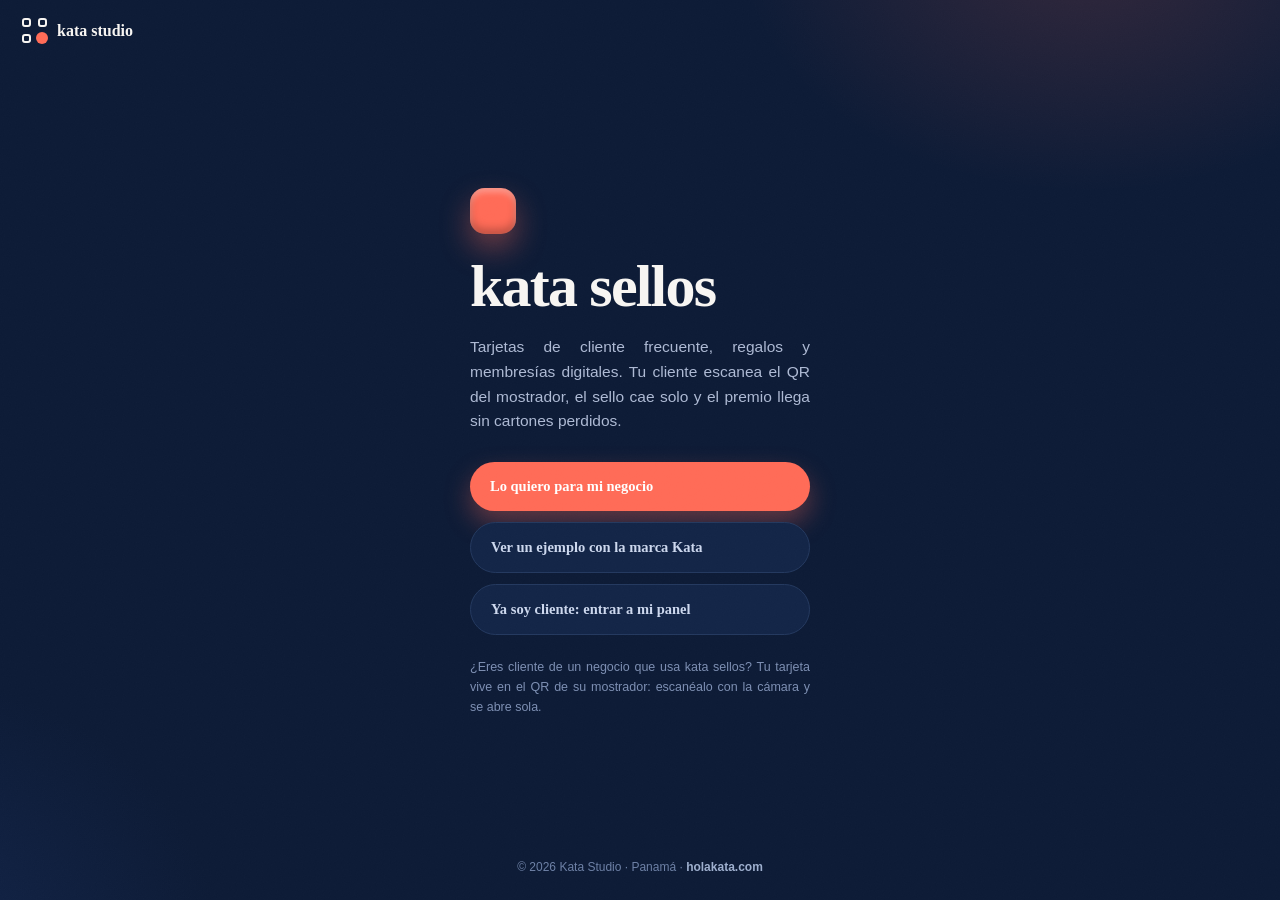
<file: index.html>
<!doctype html>
<html lang="es"><head>
<meta http-equiv="Content-Security-Policy" content="default-src 'self'; script-src 'self' 'unsafe-inline'; style-src 'self' 'unsafe-inline'; img-src * data: blob:; media-src * blob:; font-src 'self' data:; connect-src 'self' https://*.supabase.co wss://*.supabase.co; object-src 'none'; base-uri 'self'; form-action 'self'">
<meta name="referrer" content="strict-origin-when-cross-origin">
<meta charset="utf-8">
<meta name="kata-version" content="0">
<meta name="viewport" content="width=device-width,initial-scale=1">
<title>kata sellos · Kata Studio</title>
<meta name="description" content="Tarjetas de cliente frecuente, regalos y membresías digitales con QR. Un producto de Kata Studio, Panamá.">
<link rel="icon" href="data:image/svg+xml,%3Csvg xmlns='http://www.w3.org/2000/svg' viewBox='0 0 64 64'%3E%3Crect width='64' height='64' rx='14' fill='%230D1B36'/%3E%3Crect x='12' y='12' width='14' height='14' rx='4' fill='none' stroke='%23F7F5F2' stroke-width='5'/%3E%3Crect x='38' y='12' width='14' height='14' rx='4' fill='none' stroke='%23F7F5F2' stroke-width='5'/%3E%3Crect x='12' y='38' width='14' height='14' rx='4' fill='none' stroke='%23F7F5F2' stroke-width='5'/%3E%3Ccircle cx='45' cy='45' r='9' fill='%23FF6B57'/%3E%3C/svg%3E">
<link rel="preconnect" href="https://fonts.googleapis.com"><link rel="preconnect" href="https://fonts.gstatic.com" crossorigin>
<link href="https://fonts.googleapis.com/css2?family=Plus+Jakarta+Sans:wght@700;800&family=DM+Sans:opsz,wght@9..40,400;9..40,500;9..40,700&display=swap" rel="stylesheet">
<style>
:root{--noche:#0D1B36;--hueso:#F7F5F2;--ac:#FF6B57;--acT:#fff}
*{margin:0;box-sizing:border-box}
body{min-height:100svh;display:flex;flex-direction:column;font-family:"DM Sans",sans-serif;color:var(--hueso);background:radial-gradient(500px 360px at 85% -60px,color-mix(in srgb,var(--ac) 16%,transparent),transparent 70%),radial-gradient(520px 420px at -120px 105%,#13254a,transparent 65%),var(--noche)}
body:after{content:"";position:fixed;inset:0;pointer-events:none;opacity:.4;background-image:url("data:image/svg+xml,%3Csvg xmlns='http://www.w3.org/2000/svg' width='140' height='140'%3E%3Cfilter id='n'%3E%3CfeTurbulence type='fractalNoise' baseFrequency='.85' numOctaves='2'/%3E%3CfeColorMatrix values='0 0 0 0 1 0 0 0 0 1 0 0 0 0 1 0 0 0 .04 0'/%3E%3C/filter%3E%3Crect width='140' height='140' filter='url(%23n)'/%3E%3C/svg%3E")}
a{color:inherit;text-decoration:none}
nav{padding:18px 22px}
.logo{display:inline-flex;align-items:center;gap:10px;font-family:"Plus Jakarta Sans";font-weight:800;font-size:16px}
.mark{width:25px;height:25px;position:relative}
.mark i{position:absolute;width:9px;height:9px;border:2.5px solid var(--hueso);border-radius:3px}
.mark i:nth-child(1){top:0;left:0}.mark i:nth-child(2){top:0;right:0}.mark i:nth-child(3){bottom:0;left:0}
.mark b{position:absolute;right:-1px;bottom:-1px;width:12px;height:12px;background:var(--ac);border-radius:50%}
main{flex:1;display:grid;place-items:center;padding:30px 22px 50px}
main>div{max-width:370px;text-align:left}
.dot{width:46px;height:46px;border-radius:15px;background:var(--ac);box-shadow:inset 0 -5px 9px rgba(0,0,0,.25),inset 0 4px 6px rgba(255,255,255,.35),0 14px 30px color-mix(in srgb,var(--ac) 40%,transparent)}
h1{font-family:"Plus Jakarta Sans";font-weight:800;font-size:clamp(40px,11vw,60px);letter-spacing:-1.8px;margin-top:18px}
.pitch{margin:14px auto 0;max-width:340px;font-size:15.5px;line-height:1.6;color:#aebad4;text-align:justify}
.botones{display:grid;gap:11px;margin:28px 0 0;max-width:340px;width:100%}
.btn{display:block;font-family:"Plus Jakarta Sans";font-weight:700;font-size:14.5px;padding:16px 20px;border-radius:999px;background:var(--ac);color:var(--acT);box-shadow:0 12px 26px color-mix(in srgb,var(--ac) 35%,transparent);transition:.25s}
.btn:hover{transform:translateY(-2px)}
.btn.sec{background:#132547;color:#cdd8ee;border:1px solid #24395f;box-shadow:none}
.btn small{display:block;font-family:"DM Sans";font-weight:500;font-size:11.5px;opacity:.8;margin-top:2px}
.nota{margin:22px auto 0;max-width:340px;font-size:12.5px;line-height:1.6;color:#7d8fb3;text-align:justify}
footer{padding:0 22px 26px;text-align:center;font-size:12px;color:#6d80a6}
footer a{font-weight:700;color:#9fb0cf}
</style></head><body>
<nav><a class="logo" href="https://holakata.com/"><span class="mark"><i></i><i></i><i></i><b></b></span>kata studio</a></nav>
<main><div>
 <div class="dot"></div>
 <h1>kata sellos</h1>
 <p class="pitch">Tarjetas de cliente frecuente, regalos y membresías digitales. Tu cliente escanea el QR del mostrador, el sello cae solo y el premio llega sin cartones perdidos.</p>
 <div class="botones">
  <a class="btn" href="https://wa.me/50767929782?text=Hola%20Kata%2C%20quiero%20kata%20sellos%20para%20mi%20negocio">Lo quiero para mi negocio</a>
  <a class="btn sec" href="https://holakata.com/#demo">Ver un ejemplo con la marca Kata</a>
  <a class="btn sec" href="panel/">Ya soy cliente: entrar a mi panel</a>
 </div>
 <p class="nota">¿Eres cliente de un negocio que usa kata sellos? Tu tarjeta vive en el QR de su mostrador: escanéalo con la cámara y se abre sola.</p>
</div></main>
<footer>© 2026 Kata Studio · Panamá · <a href="https://holakata.com/">holakata.com</a></footer>
</body></html>
</file>
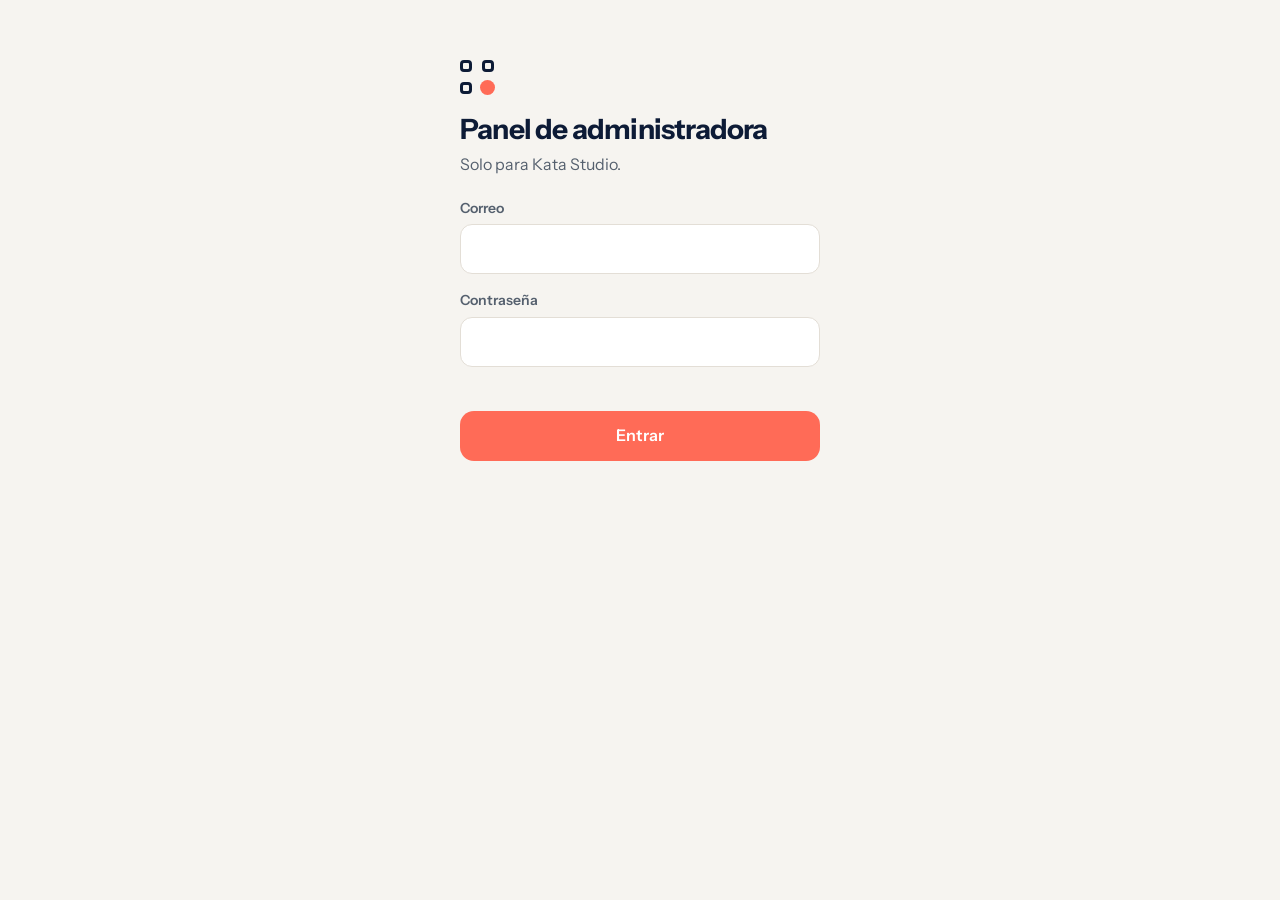
<file: admin/index.html>
<!doctype html>
<html lang="es">
<head>
<meta http-equiv="Content-Security-Policy" content="default-src 'self'; script-src 'self' 'unsafe-inline'; style-src 'self' 'unsafe-inline'; img-src * data: blob:; font-src 'self' data:; connect-src 'self' https://*.supabase.co wss://*.supabase.co; object-src 'none'; base-uri 'self'; form-action 'self'">
<meta name="referrer" content="no-referrer">
<meta name="robots" content="noindex,nofollow">
<meta charset="utf-8">
<meta name="viewport" content="width=device-width, initial-scale=1, viewport-fit=cover">
<meta name="theme-color" content="#0D1B36">
<title>Administradora · Kata Studio</title>
<link rel="stylesheet" href="../comun.css">
<style>
  body { background: var(--fondo); }
  .login { max-width: 400px; margin: 0 auto; padding: 60px 20px; }
  .kmark { width: 34px; height: 34px; position: relative; margin-bottom: 20px; }
  .kmark i { position: absolute; width: 12px; height: 12px; border: 3px solid #0D1B36; border-radius: 4px; }
  .kmark i:nth-child(1) { top: 0; left: 0; } .kmark i:nth-child(2) { top: 0; right: 0; } .kmark i:nth-child(3) { bottom: 0; left: 0; }
  .kmark b { position: absolute; right: -1px; bottom: -1px; width: 15px; height: 15px; background: #FF6B57; border-radius: 50%; }
  h1 { font-family: "Plus Jakarta Sans", "Inst", sans-serif; font-weight: 800; font-size: 28px; letter-spacing: -.8px; line-height: 1.1; color: #0D1B36; margin-bottom: 8px; }
  .login > p { color: var(--tinta-2); margin-bottom: 22px; }
  .login .btn, .cont .btn.coral { background: #FF6B57; }
  .qr { display: block; margin: 0 auto 12px; width: 200px; height: 200px; background: #fff; border-radius: 12px; padding: 8px; }
  .sec { font-size: 13px; font-weight: 700; letter-spacing: .06em; text-transform: uppercase; color: var(--tinta-2); margin: 26px 0 10px; }
  .top { background: #0D1B36; color: #fff; }
  .top-in { max-width: 900px; margin: 0 auto; padding: 14px 18px; display: flex; align-items: center; gap: 12px; }
  .top-in h2 { font-size: 17px; font-weight: 700; flex: 1; } .top-in p { font-size: 13px; opacity: .7; }
  .top .salir { background: none; border: 1px solid rgba(255,255,255,.3); color: #fff; border-radius: 999px; padding: 7px 14px; cursor: pointer; }
  .cont { max-width: 900px; margin: 0 auto; padding: 8px 18px 70px; }
  .aviso { background: #FFF1E6; border: 1px solid #F4B860; border-radius: 16px; padding: 14px 16px; margin-top: 18px; font-size: 15px; }
  .aviso b { display: block; margin-bottom: 2px; }
  .cli { display: flex; align-items: center; gap: 14px; width: 100%; text-align: left; background: #fff; border: 1px solid var(--linea); border-radius: 18px; padding: 14px; margin-bottom: 10px; cursor: pointer; box-shadow: var(--sombra); }
  .logo { width: 46px; height: 46px; border-radius: 13px; flex: none; display: grid; place-items: center; color: #fff; font-weight: 700; font-size: 18px; background: #0D1B36; overflow: hidden; }
  .logo.img { background: #fff; border: 1px solid var(--linea); padding: 4px; } .logo img { width: 100%; height: 100%; object-fit: contain; }
  .cli .inf { flex: 1; min-width: 0; } .cli b { display: block; font-size: 16px; } .cli span { font-size: 14px; color: var(--tinta-2); }
  .chip { display: inline-block; font-size: 12.5px; font-weight: 700; padding: 4px 10px; border-radius: 999px; background: #EFEAE2; color: #55606E; white-space: nowrap; }
  .chip.ok { background: #DDF1E7; color: #1E6B49; } .chip.pronto { background: #FFE9C7; color: #8A5A00; } .chip.venc { background: #FBDCD5; color: #A33A22; } .chip.mens { background: #E4ECFB; color: #2A4F9A; } .chip.uni { background: #EDE6FF; color: #5A42BD; }
  .col { display: flex; flex-direction: column; align-items: flex-end; gap: 6px; }
  .caja { background: #fff; border: 1px solid var(--linea); border-radius: 18px; padding: 16px; margin-bottom: 12px; box-shadow: var(--sombra); }
  .caja h3 { font-size: 17px; margin-bottom: 10px; }
  .dos { display: grid; grid-template-columns: 1fr 1fr; gap: 12px; } @media (max-width: 520px) { .dos { grid-template-columns: 1fr; } }
  .caja input, .caja select, .caja textarea { width: 100%; min-height: 46px; padding: 10px 12px; border: 1.5px solid var(--linea); border-radius: 12px; background: #fff; }
  .caja textarea { min-height: 70px; } .caja .campo { margin-bottom: 12px; }
  .fila-s { display: flex; align-items: center; gap: 10px; padding: 10px 0; border-top: 1px solid var(--linea); } .fila-s:first-of-type { border-top: 0; }
  .fila-s .inf { flex: 1; min-width: 0; font-size: 15px; } .fila-s .inf span { display: block; font-size: 13px; color: var(--tinta-2); overflow-wrap: anywhere; }
  .fila-s select { width: auto; min-height: 38px; } .mini { min-height: 38px; padding: 0 14px; font-size: 14px; }
  .atras { background: none; border: 0; font-weight: 700; color: #0D1B36; padding: 14px 0 4px; cursor: pointer; font-size: 15px; }
  .num { display: flex; gap: 10px; margin-bottom: 4px; } .num div { flex: 1; background: #F6F4F0; border-radius: 12px; padding: 10px; text-align: center; } .num b { display: block; font-size: 22px; } .perm { display: flex; gap: 10px; align-items: flex-start; padding: 8px 0; font-size: 15px; font-weight: 500; color: var(--tinta); margin: 0; } .perm input { width: 22px; min-height: 22px; height: 22px; margin-top: 1px; flex: none; accent-color: #FF6B57; } .sub-c { margin-top: 12px; padding-top: 12px; border-top: 1px dashed var(--linea); }  .num span { font-size: 12.5px; color: var(--tinta-2); }
</style>
</head>
<body>
<div id="app"><p class="cargando" style="padding:40px;text-align:center">Cargando…</p></div>
<script src="../vendor/supabase.js"></script>
<script src="xlsx.js"></script>
<script>
const sb = window.supabase.createClient('https://pxviwzkfljcvmrwrselw.supabase.co', 'sb_publishable_l-V4Nhz_lHpEafNLNwCPqQ_XTGVlzaL', { auth: { persistSession: true, storageKey: 'kata-panel' } });
const $ = (s, el = document) => el.querySelector(s);
const esc = (t) => String(t ?? '').replace(/[&<>"']/g, (c) => ({ '&': '&amp;', '<': '&lt;', '>': '&gt;', '"': '&quot;', "'": '&#39;' }[c]));
const MESES = ['ene', 'feb', 'mar', 'abr', 'may', 'jun', 'jul', 'ago', 'sep', 'oct', 'nov', 'dic'];
const fecha = (iso) => { if (!iso) return ''; const d = new Date(String(iso).slice(0, 10) + 'T12:00:00'); return `${d.getDate()} ${MESES[d.getMonth()]} ${d.getFullYear()}`; };
const hoy = () => { const d = new Date(); return new Date(d.getFullYear(), d.getMonth(), d.getDate(), 12); };
const dias = (iso) => Math.round((new Date(String(iso).slice(0, 10) + 'T12:00:00') - hoy()) / 864e5);
const plural = (n, a, b) => `${n} ${n === 1 ? a : b}`;
const dinero = (n) => 'B/. ' + Number(n || 0).toFixed(2).replace(/\.00$/, '');
const iso10 = (d) => d.toISOString().slice(0, 10);
function toast(t) { let e = $('#toast'); if (!e) { e = document.createElement('div'); e.id = 'toast'; document.body.appendChild(e); } e.className = 'toast'; e.textContent = t; requestAnimationFrame(() => e.classList.add('ver')); clearTimeout(e._h); e._h = setTimeout(() => e.classList.remove('ver'), 3800); }
async function rpc(fn, args = {}) { const { data, error } = await sb.rpc(fn, args); if (error) { const e = new Error(error.message); throw e; } return data; }
const app = (h) => { $('#app').innerHTML = h; };
const cabecera = (sub = '') => `<header class="top"><div class="top-in"><div><h2>Kata Studio · Administradora</h2><p>${esc(sub)}</p></div><button class="salir" onclick="salir()">Salir</button></div></header>`;
async function salir() { await sb.auth.signOut(); location.href = 'https://holakata.com/'; }

/* ---------- acceso: correo + contraseña + código del autenticador ---------- */
async function iniciar() {
  const { data } = await sb.auth.getSession();
  if (!data.session) return login();
  paso2();
}
function login(error = '') {
  app(`<div class="login"><div class="kmark"><i></i><i></i><i></i><b></b></div><h1>Panel de administradora</h1><p>Solo para Kata Studio.</p>
    <form id="f" novalidate><div class="campo"><label for="em">Correo</label><input id="em" type="email" autocomplete="username"></div>
    <div class="campo"><label for="pw">Contraseña</label><input id="pw" type="password" autocomplete="current-password"></div>
    <p class="error" id="err">${esc(error)}</p><button class="btn ancho" id="go">Entrar</button></form></div>`);
  $('#f').onsubmit = async (ev) => {
    ev.preventDefault(); $('#go').disabled = true; $('#err').textContent = '';
    const { error: e } = await sb.auth.signInWithPassword({ email: $('#em').value.trim(), password: $('#pw').value });
    if (e) { $('#err').textContent = 'El correo o la contraseña no coinciden.'; $('#go').disabled = false; return; }
    paso2();
  };
}
async function paso2() {
  const { data: a } = await sb.auth.mfa.getAuthenticatorAssuranceLevel();
  if (a && a.currentLevel === 'aal2') return principal();
  const { data: f } = await sb.auth.mfa.listFactors();
  const t = (f && f.totp || [])[0];
  if (t) return pedirCodigo(t.id);
  for (const u of (f && f.all || [])) await sb.auth.mfa.unenroll({ factorId: u.id });
  inscribir();
}
function pedirCodigo(factorId, error = '') {
  app(`<div class="login"><div class="kmark"><i></i><i></i><i></i><b></b></div><h1>Código de seguridad</h1><p>Abre tu app autenticadora y escribe el código de 6 números de Kata Studio.</p>
    <form id="f" novalidate><div class="campo"><label for="cd">Código</label><input id="cd" inputmode="numeric" autocomplete="one-time-code" maxlength="6"></div>
    <p class="error" id="err">${esc(error)}</p><button class="btn ancho" id="go">Confirmar</button></form><p style="margin-top:18px"><button class="enlace" onclick="salir()">Salir</button></p></div>`);
  $('#cd').focus();
  $('#f').onsubmit = async (ev) => {
    ev.preventDefault(); $('#go').disabled = true;
    const { error } = await sb.auth.mfa.challengeAndVerify({ factorId, code: $('#cd').value.trim() });
    if (error) return pedirCodigo(factorId, 'Ese código no es correcto. Prueba con el siguiente.');
    principal();
  };
}
async function inscribir(error = '') {
  const { data, error: e } = await sb.auth.mfa.enroll({ factorType: 'totp', friendlyName: 'Kata ' + Date.now() });
  if (e) { await sb.auth.signOut(); return login('No se pudo activar la verificación. Intenta de nuevo.'); }
  app(`<div class="login"><div class="kmark"><i></i><i></i><i></i><b></b></div><h1>Activa tu código de seguridad</h1><p>Primera vez: escanea este QR con Google Authenticator, Authy o Microsoft Authenticator. Luego escribe el código que te muestre.</p>
    <img class="qr" alt="QR" src="${esc(data.totp.qr_code)}"><p class="nota" style="text-align:center;margin-bottom:14px;overflow-wrap:anywhere">¿No puedes escanear? Escribe esta clave: <b>${esc(data.totp.secret)}</b></p>
    <form id="f" novalidate><div class="campo"><label for="cd">Código de 6 números</label><input id="cd" inputmode="numeric" autocomplete="one-time-code" maxlength="6"></div>
    <p class="error" id="err">${esc(error)}</p><button class="btn ancho" id="go">Activar y entrar</button></form></div>`);
  $('#f').onsubmit = async (ev) => {
    ev.preventDefault(); $('#go').disabled = true;
    const { error: v } = await sb.auth.mfa.challengeAndVerify({ factorId: data.id, code: $('#cd').value.trim() });
    if (v) { $('#err').textContent = 'Ese código no es correcto. Prueba con el siguiente.'; $('#go').disabled = false; return; }
    principal();
  };
}

/* ---------- lista de clientes ---------- */
let LISTA = [];
const PERMISOS = [
  ['canjear', 'Escanear al cliente y canjear premios y regalos'],
  ['qr', 'Ver el QR del mostrador'],
  ['regalos_crear', 'Crear tarjetas de regalo'],
  ['regalos_anular', 'Anular tarjetas de regalo'],
  ['ver_todo', 'Ver teléfonos y códigos completos de los regalos y los cumpleaños de todo el año'],
  ['club_activar', 'Activar o renovar membresías del club'],
  ['club_quitar', 'Quitar membresías del club'],
  ['clientes_editar', 'Corregir los datos de un cliente'],
  ['clientes_borrar', 'Borrar clientes'],
  ['promos', 'Cambiar las promociones del club'],
  ['programa', 'Cambiar la regla de sellos, el premio y la vigencia (no el diseño de la tarjeta)'],
  ['resumen', 'Ver el resumen y la actividad del negocio'],
  ['sin_limites', 'Sin límites (regalos de más de $200 o membresías de más de 3 meses)'],
];
const permisosHTML = (pre, v = {}) => `<div>${PERMISOS.map(([k, t]) => `<label class="perm"><input type="checkbox" data-p="${pre}" value="${k}"${v[k] ? ' checked' : ''}><span>${esc(t)}</span></label>`).join('')}</div>
  <p class="sub-c" style="margin-top:6px"><button type="button" class="enlace" data-todos="${pre}:1">Marcar todos</button> · <button type="button" class="enlace" data-todos="${pre}:0">Quitar todos</button></p>`;
const leerPermisos = (pre, raiz = document) => { const o = {}; PERMISOS.forEach(([k]) => (o[k] = false)); raiz.querySelectorAll(`[data-p="${pre}"]`).forEach((c) => (o[c.value] = c.checked)); return o; };
function cablearTodos(raiz = document) { raiz.querySelectorAll('[data-todos]').forEach((b) => (b.onclick = () => { const [pre, v] = b.dataset.todos.split(':'); raiz.querySelectorAll(`[data-p="${pre}"]`).forEach((c) => (c.checked = v === '1')); })); }
const efectivos = (s) => { if (s.permisos) return s.permisos; const o = {}; PERMISOS.forEach(([k]) => (o[k] = s.rol === 'dueno' || ['canjear', 'qr', 'regalos_crear', 'club_activar'].includes(k))); return o; };

async function principal() {
  try { LISTA = await rpc('admin_lista'); }
  catch (e) { await sb.auth.signOut(); return login('Esta cuenta no tiene acceso al panel de administradora.'); }
  lista();
}
function lista() {
  const L = [...LISTA].sort((a, b) => (a.tipo === b.tipo ? 0 : a.tipo === 'mensualidad' ? -1 : 1) || a.nombre.localeCompare(b.nombre));
  const card = (n) => `<button class="cli" data-id="${esc(n.id)}"><div class="logo${n.logo ? ' img' : ''}" ${!n.logo && n.color ? `style="background:${esc(n.color)}"` : ''}>${n.logo ? `<img src="../${esc(n.logo)}" alt="">` : esc(n.nombre.trim()[0] || '?')}</div>
    <div class="inf"><b>${esc(n.nombre)}</b><span>${n.clientes} clientes · ${plural(n.cuentas, 'cuenta', 'cuentas')}</span>${n.notas ? `<span style="display:block;margin-top:2px">${esc(n.notas.length > 70 ? n.notas.slice(0, 70) + '…' : n.notas)}</span>` : ''}</div>
    <div class="col"><span class="chip ${n.tipo === 'mensualidad' ? 'mens' : 'uni'}">${n.tipo === 'mensualidad' ? 'Mensualidad' : 'Pago único'}</span></div></button>`;
  const mens = L.filter((n) => n.tipo === 'mensualidad'), uni = L.filter((n) => n.tipo !== 'mensualidad');
  app(`${cabecera('Tus clientes')}<main class="cont">
    <div class="sec">Mensualidades</div>${mens.map(card).join('') || '<p class="nota">Todavía no hay clientes con mensualidad.</p>'}
    <div class="sec">Pago único</div>${uni.map(card).join('') || '<p class="nota">Todavía no hay clientes con pago único.</p>'}
    <div class="sec">Copias de seguridad mensuales</div><div class="caja" id="copias"><p class="cargando">Cargando…</p></div></main>`);
  document.querySelectorAll('.cli').forEach((b) => (b.onclick = () => detalle(b.dataset.id)));
  copias();
}

/* ---------- Excel ---------- */
const NOMBRES = { clientes: 'Clientes', visitas: 'Visitas', canjes: 'Canjes', regalos: 'Regalos', membresias: 'Membresías', actividad: 'Actividad', negocios: 'Negocios', staff: 'Cuentas' };
function hojasDe(datos, conNegocio) {
  const quien = {}; (datos.clientes || []).forEach((c) => (quien[c.id] = c.nombre));
  const neg = {}; (datos.negocios || []).forEach((n) => (neg[n.id] = n.nombre));
  return ['clientes', 'visitas', 'canjes', 'regalos', 'membresias', 'actividad', 'negocios', 'staff'].filter((k) => datos[k]).map((k) => {
    const filas = (datos[k] || []).map((o) => { const x = { ...o }; if ('cliente_id' in x) x.cliente = quien[x.cliente_id] || ''; if (conNegocio && 'negocio_id' in x) x.negocio = neg[x.negocio_id] || ''; return x; });
    return { nombre: NOMBRES[k] || k, filas: XLSX.deObjetos(filas) };
  });
}
const hoyTxt = () => iso10(new Date(Date.now() - 5 * 36e5));
async function copiaNegocio(id) {
  const n = LISTA.find((x) => x.id === id);
  try { const d = await rpc('admin_copia_negocio', { p_negocio: id }); XLSX.descargar(XLSX.crear(hojasDe(d, false)), `kata-${n.slug}-${hoyTxt()}.xlsx`); toast('Copia descargada.'); }
  catch (e) { toast('No se pudo descargar. Vuelve a entrar.'); }
}
async function copias() {
  const el = $('#copias');
  try {
    const c = await rpc('admin_copias');
    el.innerHTML = c.length ? c.slice(0, 13).map((x) => `<div class="fila-s"><div class="inf"><b>${fecha(x.creado)}</b><span>Copia automática del día 1</span></div><button class="btn claro mini" data-c="${x.id}">Descargar Excel</button></div>`).join('') : '<p class="nota">Todavía no hay copias.</p>';
    el.querySelectorAll('[data-c]').forEach((b) => (b.onclick = async () => {
      b.disabled = true;
      try { const f = await rpc('admin_copia_ver', { p_id: Number(b.dataset.c) }); XLSX.descargar(XLSX.crear(hojasDe(f, true)), `kata-copia-${String(c.find((x) => String(x.id) === b.dataset.c).creado).slice(0, 10)}.xlsx`); toast('Copia descargada.'); }
      catch (e) { toast('No se pudo descargar.'); }
      b.disabled = false;
    }));
  } catch (e) { el.innerHTML = '<p class="error">No se pudieron cargar las copias.</p>'; }
}

/* ---------- cuentas (función segura en Supabase) ---------- */
const ERR = { existe: 'Ese correo ya tiene una cuenta.', clave: 'La contraseña debe tener al menos 8 caracteres.', correo: 'Revisa el correo.', nombre: 'Escribe el nombre.', permiso: 'Tu sesión terminó. Vuelve a entrar.' };
async function cuentas(cuerpo) {
  const { data } = await sb.auth.getSession();
  const r = await fetch('https://pxviwzkfljcvmrwrselw.supabase.co/functions/v1/admin-cuentas', { method: 'POST', headers: { 'Content-Type': 'application/json', Authorization: 'Bearer ' + (data.session ? data.session.access_token : ''), apikey: 'sb_publishable_l-V4Nhz_lHpEafNLNwCPqQ_XTGVlzaL' }, body: JSON.stringify(cuerpo) });
  const j = await r.json().catch(() => ({}));
  if (!r.ok || j.error) throw new Error(ERR[j.error] || 'No se pudo. Intenta de nuevo.');
  return j;
}

/* ---------- detalle de un cliente ---------- */
async function detalle(id) {
  const n = LISTA.find((x) => x.id === id);
  app(`${cabecera(n.nombre)}<main class="cont"><button class="atras" onclick="lista()">← Todos los clientes</button>
    <div class="caja"><div class="num"><div><b>${n.clientes}</b><span>clientes</span></div><div><b>${n.cuentas}</b><span>cuentas</span></div><div><b>${n.ultima ? fecha(n.ultima) : '—'}</b><span>última actividad</span></div></div>
      <button class="btn coral ancho" id="ent" style="margin-top:14px">Entrar al panel de ${esc(n.nombre)}</button></div>
    <div class="caja"><h3>Arreglo con el cliente</h3><form id="fa" novalidate>
      <div class="campo"><label>Tipo</label><select id="tp"><option value="mensualidad">Mensualidad</option><option value="unico">Pago único</option></select></div>
      <div class="campo"><label>Arreglo de pago (monto, fechas, condiciones)</label><textarea id="nt"></textarea></div><button class="btn coral" id="sa">Guardar</button></form></div>
    <div class="caja"><h3>Cuentas de ${esc(n.nombre)}</h3><div id="eq"><p class="cargando">Cargando…</p></div></div>
    <div class="caja"><h3>Crear perfil</h3><form id="fc" novalidate autocomplete="off">
      <div class="dos"><div class="campo"><label>Nombre</label><input id="cn" autocomplete="off"></div><div class="campo"><label>Posición en la empresa</label><input id="cg" placeholder="Recepcionista, Dueña…" autocomplete="off"></div>
      <div class="campo"><label>Correo</label><input id="ce" type="email" autocomplete="off"></div><div class="campo"><label>Contraseña por mientras</label><input id="cc" autocomplete="off" placeholder="Mínimo 8 caracteres"></div></div>
      <label style="margin-top:4px">Qué puede hacer</label>${permisosHTML('nuevo')}
      <p class="error" id="ce2"></p><button class="btn coral" id="sc" style="margin-top:8px">Crear perfil</button></form>
      <p class="nota" style="margin-top:8px">La persona entra con su correo y esa contraseña, y después la cambia desde su panel.</p></div>
    <div class="caja"><h3>Datos y copia</h3><button class="btn claro ancho" id="cp">Descargar copia en Excel</button>
      <p class="nota" style="margin-top:8px">Clientes, visitas, canjes, regalos, membresías y actividad. Sin códigos ni claves.</p></div></main>`);
  $('#tp').value = n.tipo; $('#nt').value = n.notas || '';
  cablearTodos($('#fc'));
  $('#cp').onclick = () => copiaNegocio(id);
  $('#ent').onclick = async () => { try { await rpc('admin_entrar', { p_negocio: id }); location.href = '../panel/'; } catch (e) { toast('No se pudo entrar.'); } };
  $('#fa').onsubmit = async (ev) => { ev.preventDefault(); $('#sa').disabled = true;
    try { await rpc('admin_arreglo', { p_negocio: id, p_tipo: $('#tp').value, p_notas: $('#nt').value }); LISTA = await rpc('admin_lista'); toast('Guardado.'); } catch (x) { toast('No se pudo guardar.'); }
    $('#sa').disabled = false; };
  $('#fc').onsubmit = async (ev) => {
    ev.preventDefault(); $('#ce2').textContent = ''; $('#sc').disabled = true;
    try {
      await cuentas({ accion: 'crear', negocio_id: id, nombre: $('#cn').value, cargo: $('#cg').value, email: $('#ce').value, clave: $('#cc').value, permisos: leerPermisos('nuevo', $('#fc')) });
      LISTA = await rpc('admin_lista'); toast('Perfil creado.'); detalle(id);
    } catch (x) { $('#ce2').textContent = x.message; $('#sc').disabled = false; }
  };
  equipo(id);
}
async function equipo(id) {
  const el = $('#eq');
  try {
    const q = await rpc('admin_equipo', { p_negocio: id });
    el.innerHTML = q.map((s) => `<div class="cta" data-u="${esc(s.user_id)}"><div class="fila-s"><div class="inf"><b>${esc(s.nombre)}${s.cargo ? ' · ' + esc(s.cargo) : ''}</b><span>${esc(s.email)}</span></div>
        <button class="btn claro mini" data-a="perm">Permisos</button><button class="btn claro mini" data-a="clave">Contraseña</button><button class="btn claro mini" data-a="quitar">Quitar</button></div><div class="ed oculto"></div></div>`).join('') || '<p class="nota">Todavía no hay cuentas. Crea el primer perfil aquí abajo.</p>';
    el.querySelectorAll('.cta').forEach((c) => {
      const s = q.find((x) => x.user_id === c.dataset.u), ed = $('.ed', c);
      const abrir = (html) => { ed.innerHTML = html; ed.classList.remove('oculto'); ed.classList.add('sub-c'); cablearTodos(ed); };
      c.querySelectorAll('[data-a]').forEach((b) => (b.onclick = async () => {
        const a = b.dataset.a;
        if (a === 'perm') {
          if (!ed.classList.contains('oculto') && ed.dataset.m === 'perm') { ed.classList.add('oculto'); ed.dataset.m = ''; return; }
          abrir(`<div class="dos"><div class="campo"><label>Nombre</label><input data-n value="${esc(s.nombre)}"></div><div class="campo"><label>Posición</label><input data-g value="${esc(s.cargo || '')}"></div></div>${permisosHTML('u' + s.user_id.slice(0, 8), efectivos(s))}<button class="btn coral mini" data-s style="margin-top:8px">Guardar</button>`); ed.dataset.m = 'perm';
          $('[data-s]', ed).onclick = async () => { try { await rpc('admin_perfil', { p_user: s.user_id, p_nombre: $('[data-n]', ed).value, p_cargo: $('[data-g]', ed).value, p_permisos: leerPermisos('u' + s.user_id.slice(0, 8), ed) }); toast('Permisos guardados.'); equipo(id); } catch (x) { toast('No se pudo guardar.'); } };
        } else if (a === 'clave') {
          if (!ed.classList.contains('oculto') && ed.dataset.m === 'clave') { ed.classList.add('oculto'); ed.dataset.m = ''; return; }
          abrir(`<div class="campo"><label>Nueva contraseña por mientras</label><input data-c autocomplete="off" placeholder="Mínimo 8 caracteres"></div><button class="btn coral mini" data-s>Cambiar contraseña</button>`); ed.dataset.m = 'clave';
          $('[data-s]', ed).onclick = async () => { try { await cuentas({ accion: 'clave', user_id: s.user_id, clave: $('[data-c]', ed).value }); toast('Contraseña cambiada.'); ed.classList.add('oculto'); } catch (x) { toast(x.message); } };
        } else if (a === 'quitar') {
          if (!confirm(`¿Eliminar la cuenta de ${s.nombre}? Ya no podrá entrar al panel.`)) return;
          try { await cuentas({ accion: 'quitar', user_id: s.user_id }); LISTA = await rpc('admin_lista'); toast('Cuenta eliminada.'); detalle(id); } catch (x) { toast(x.message); }
        }
      }));
    });
  } catch (x) { el.innerHTML = '<p class="error">No se pudieron cargar las cuentas.</p>'; }
}
iniciar();
</script>
</body>
</html>
</file>
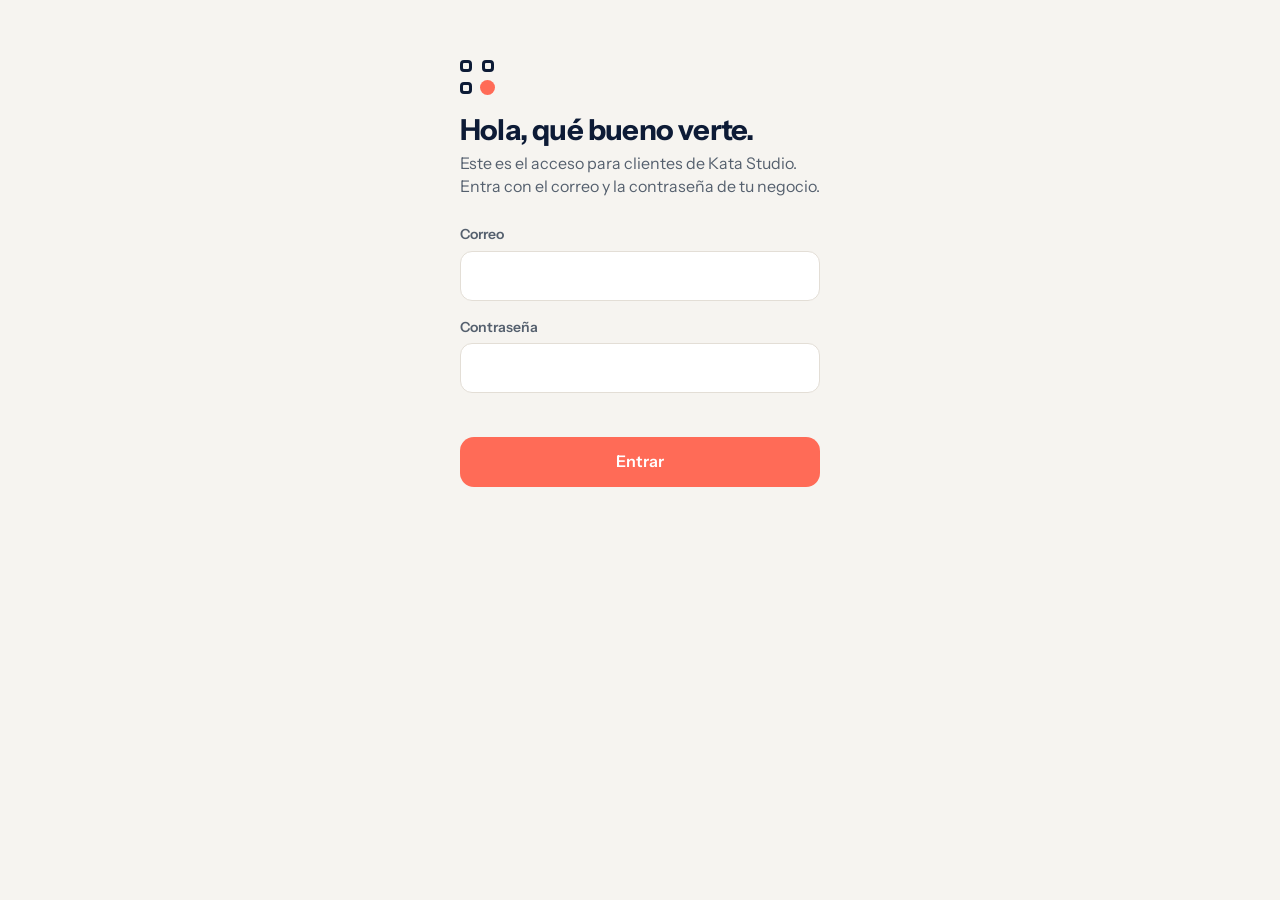
<file: panel/index.html>
<!doctype html>
<html lang="es">
<head>
<meta http-equiv="Content-Security-Policy" content="default-src 'self'; script-src 'self' 'unsafe-inline'; style-src 'self' 'unsafe-inline'; img-src * data: blob:; media-src * blob:; font-src 'self' data:; connect-src 'self' https://*.supabase.co wss://*.supabase.co; object-src 'none'; base-uri 'self'; form-action 'self'">
<meta name="referrer" content="strict-origin-when-cross-origin">
<meta charset="utf-8">
<meta name="kata-version" content="20261124201145">
<meta name="viewport" content="width=device-width, initial-scale=1, viewport-fit=cover">
<meta name="theme-color" content="#F6F4F0">
<title>Acceso clientes · Kata Studio</title>
<link rel="stylesheet" href="../comun.css">
<link rel="preconnect" href="https://fonts.googleapis.com"><link rel="preconnect" href="https://fonts.gstatic.com" crossorigin>
<link href="https://fonts.googleapis.com/css2?family=Plus+Jakarta+Sans:wght@800&display=swap" rel="stylesheet">
<style>
  /* La pantalla de entrada es de Kata Studio; al entrar, cada negocio ve su propia marca. */
  .login { max-width: 400px; margin: 0 auto; padding: 60px 20px; }
  .login .kmark { width: 34px; height: 34px; position: relative; margin-bottom: 20px; }
  .login .kmark i { position: absolute; width: 12px; height: 12px; border: 3px solid #0D1B36; border-radius: 4px; }
  .login .kmark i:nth-child(1) { top: 0; left: 0; } .login .kmark i:nth-child(2) { top: 0; right: 0; } .login .kmark i:nth-child(3) { bottom: 0; left: 0; }
  .login .kmark b { position: absolute; right: -1px; bottom: -1px; width: 15px; height: 15px; background: #FF6B57; border-radius: 50%; }
  .login h1 { font-family: "Plus Jakarta Sans", "Inst", sans-serif; font-weight: 800; font-size: 29px; letter-spacing: -.8px; line-height: 1.1; margin-bottom: 6px; color: #0D1B36; }
  .login > p { color: var(--tinta-2); margin-bottom: 26px; }
  .login .btn { background: #FF6B57; }

  .barra { position: sticky; top: 0; z-index: 10; background: rgba(246,244,240,.92); backdrop-filter: blur(10px); -webkit-backdrop-filter: blur(10px); border-bottom: 1px solid var(--linea); }
  .barra-in { max-width: 1100px; margin: 0 auto; padding: 12px 18px; display: flex; align-items: center; gap: 12px; }
  .mono.con-logo { background: #fff; border: 1px solid var(--linea); padding: 4px; } .mono img { width: 100%; height: 100%; object-fit: contain; }
  .mono { width: 40px; height: 40px; border-radius: 12px; background: var(--marca); color: #fff; display: grid; place-items: center; font-family: "Gloock", serif; font-size: 20px; flex: none; }
  .barra h1 { font-size: 16px; font-weight: 700; line-height: 1.1; }
  .barra p { font-size: 12px; color: var(--tinta-2); }
  .barra .salir { margin-left: auto; background: none; border: 0; color: var(--tinta-2); font-size: 14px; cursor: pointer; padding: 10px; }
  .tabs { max-width: 1100px; margin: 0 auto; padding: 0 12px; display: flex; gap: 4px; overflow-x: auto; }
  .tab { background: none; border: 0; padding: 12px 14px; font-weight: 600; font-size: 15px; color: var(--tinta-2); border-bottom: 3px solid transparent; cursor: pointer; white-space: nowrap; min-height: 48px; }
  .tab.on { color: var(--tinta); border-color: var(--marca); }
  .tab .c { display: none; }
  @media (max-width: 620px) { .tabs { gap: 0; padding: 0 4px; justify-content: space-between; } .tab { padding: 12px 8px; font-size: 14px; } .tab .l { display: none; } .tab .c { display: inline; } }
  .kpis { display: grid; grid-template-columns: repeat(4, 1fr); gap: 12px; margin-bottom: 18px; }
  @media (max-width: 760px) { .kpis { grid-template-columns: repeat(2, 1fr); } }
  .kpi { background: var(--blanco); border-radius: 18px; padding: 16px; box-shadow: var(--sombra); }
  .kpi b { font-family: "Gloock", serif; font-weight: 400; font-size: 32px; line-height: 1; display: block; }
  .kpi span { font-size: 13px; color: var(--tinta-2); display: block; margin-top: 4px; }
  .kpi em { font-style: normal; font-size: 12px; font-weight: 700; display: inline-block; margin-top: 8px; padding: 3px 8px; border-radius: 999px; background: #EEE; color: #666; }
  .kpi em.sube { background: #E3F2EA; color: var(--ok); } .kpi em.baja { background: #FBE7E5; color: #A23A2F; }
  .act-h { font-size: 12px; color: var(--tinta-2); white-space: nowrap; }
  .peligro { color: #A23A2F; }
  .mini { font-size: 12px; font-weight: 700; color: var(--tinta-2); white-space: nowrap; }
  .chip.club { background: #23262B; color: #E3C27E; } .chip.bronze { background: #7A4D30; color: #FFF4EA; } .chip.platinum { background: #6E7680; color: #fff; } .chip.gold { background: #2A2215; color: #E3C27E; }
  .rg { flex-wrap: wrap; } .rg .rg-acc { display: flex; gap: 8px; align-items: center; margin-left: auto; }
  @media (max-width: 620px) { .lista li.rg .info { flex: 1 0 100%; } .lista li.rg .rg-acc { margin-left: 0; } }

  .cont { max-width: 1100px; margin: 0 auto; padding: 22px 18px 80px; }
  .tarjeta { background: var(--blanco); border-radius: var(--radio); padding: 22px; box-shadow: var(--sombra); }
  h2.tit { font-size: 22px; font-weight: 700; margin-bottom: 4px; }
  .sub { color: var(--tinta-2); margin-bottom: 18px; }

  /* Mostrador */
  .mostrador { display: flex; flex-direction: column; align-items: center; text-align: center; padding: 10px 0; }
  .mostrador .qrbox { background: #fff; padding: 18px; border-radius: 28px; box-shadow: var(--sombra); width: min(78vw, 58vh, 460px); }
  .mostrador .qrbox svg { width: 100%; height: auto; display: block; }
  .mostrador h2 { font-family: "Gloock", serif; font-weight: 400; font-size: clamp(28px, 4.5vw, 44px); line-height: 1.1; margin: 0 0 6px; }
  .mostrador p { color: var(--tinta-2); margin-bottom: 20px; }
  .barrita { width: min(78vw, 58vh, 460px); height: 6px; background: var(--linea); border-radius: 3px; margin-top: 16px; overflow: hidden; }
  .barrita i { display: block; height: 100%; background: var(--marca); transition: width 1s linear; }
  .mostrador .seg { font-size: 13px; color: var(--tinta-2); margin-top: 8px; }
  body.full .barra { display: none; }
  .salir-m { margin-top: 34px; position: relative; overflow: hidden; border: 1px solid var(--linea); background: #fff; color: var(--tinta-2); font: inherit; font-size: 13px; padding: 10px 16px; border-radius: 999px; cursor: pointer; user-select: none; -webkit-user-select: none; -webkit-touch-callout: none; touch-action: none; }
  .salir-m i { position: absolute; inset: 0; width: 0; background: var(--fondo-marca); transition: width 0s; }
  .salir-m.carga i { width: 100%; transition: width 1.5s linear; }
  .salir-m span { position: relative; }
  body.full .cont { padding-top: 6vh; }

  /* Canjear */
  .grid2 { display: grid; grid-template-columns: 1fr 1fr; gap: 18px; }
  @media (max-width: 760px) { .grid2 { grid-template-columns: 1fr; } }
  .grid2 > * { min-width: 0; } .lista .info span { overflow-wrap: anywhere; }
  #lector { width: 100%; border-radius: 18px; overflow: hidden; background: #111; min-height: 260px; }
  #lector video { border-radius: 18px; }
  .codigo-in { font-family: ui-monospace, Menlo, monospace; letter-spacing: .25em; text-transform: uppercase; text-align: center; font-size: 22px; font-weight: 700; }
  .resultado { border: 2px solid var(--marca); }
  .resultado .tipo { display: inline-block; background: var(--fondo-marca); color: var(--marca-2); font-weight: 700; font-size: 13px; padding: 5px 12px; border-radius: 999px; margin-bottom: 10px; }
  .resultado h3 { font-size: 24px; margin-bottom: 4px; }
  .resultado .det { color: var(--tinta-2); margin-bottom: 16px; }
  .accion { display: flex; align-items: center; justify-content: space-between; gap: 12px; padding: 14px 0; border-top: 1px solid var(--linea); }
  .accion b { display: block; font-size: 16px; } .accion span { font-size: 13px; color: var(--tinta-2); }
  .accion .btn { min-height: 44px; padding: 0 16px; font-size: 15px; white-space: nowrap; flex: none; }
  .hecho-chip { font-size: 13px !important; font-weight: 700; color: var(--ok) !important; background: #E3F2EA; padding: 8px 12px; border-radius: 999px; white-space: nowrap; }
  .exito { text-align: center; padding: 26px 10px; }
  .exito .circ { width: 70px; height: 70px; border-radius: 50%; background: var(--ok); color: #fff; display: grid; place-items: center; margin: 0 auto 12px; }

  /* Clientes */
  .stats { display: grid; grid-template-columns: repeat(3, 1fr); gap: 12px; margin-bottom: 18px; }
  .stat { background: var(--blanco); border-radius: 18px; padding: 16px; box-shadow: var(--sombra); }
  .stat b { font-family: "Gloock", serif; font-weight: 400; font-size: 34px; line-height: 1; display: block; }
  .stat span { font-size: 13px; color: var(--tinta-2); }
  .lista { list-style: none; }
  .lista li { display: flex; align-items: center; gap: 12px; padding: 13px 0; border-top: 1px solid var(--linea); }
  .lista li:first-child { border-top: 0; }
  .av { width: 40px; height: 40px; border-radius: 50%; background: var(--fondo-marca); color: var(--marca-2); display: grid; place-items: center; font-weight: 700; flex: none; }
  .lista .info { flex: 1; min-width: 0; }
  .lista .info b { display: block; font-size: 15px; white-space: nowrap; overflow: hidden; text-overflow: ellipsis; }
  .lista .info span { font-size: 13px; color: var(--tinta-2); }
  .puntos { display: flex; gap: 3px; }
  .puntos i { width: 8px; height: 8px; border-radius: 50%; background: var(--linea); }
  .puntos i.on { background: var(--marca); }
  .chip { font-size: 12px; font-weight: 700; padding: 5px 10px; border-radius: 999px; background: var(--fondo-marca); color: var(--marca-2); white-space: nowrap; }
  .wa.redondo { width: 42px; min-height: 42px; padding: 0; border-radius: 50%; flex: none; } .wa.redondo svg { width: 22px; height: 22px; }
  .wa { display: inline-flex; align-items: center; justify-content: center; min-height: 40px; padding: 0 14px; border-radius: 12px; background: #1F8F55; color: #fff; font-weight: 600; font-size: 14px; text-decoration: none; white-space: nowrap; }
  .seccion { margin-bottom: 18px; }
  .lista li.separador { display: block; padding: 18px 0 8px; font-size: 13px; font-weight: 700; color: #9A5B00; border-top: 2px solid #F3DDBA; }
  .lejos-chip { display: inline-block !important; margin-top: 4px; background: #FDF0DC; color: #9A5B00 !important; font-size: 12px !important; font-weight: 600; padding: 2px 8px; border-radius: 999px; }
  .res-solo { max-width: 620px; margin: 0 auto; }
  .seccion h3 { font-size: 16px; margin-bottom: 4px; }
  .vacio { color: var(--tinta-2); font-size: 14px; padding: 8px 0; }

  .renov { margin-top: 14px; padding: 16px; border-radius: 16px; background: var(--fondo-marca); } .renov > b { display: block; margin-bottom: 10px; }
  /* Menú de tres puntos */
  details.menu { position: relative; }
  details.menu summary { list-style: none; width: 36px; height: 36px; display: grid; place-items: center; border-radius: 50%; cursor: pointer; font-size: 22px; line-height: 1; color: var(--tinta-2); user-select: none; }
  details.menu summary::-webkit-details-marker { display: none; }
  details.menu[open] summary, details.menu summary:hover { background: var(--fondo-marca); }
  .menu-op { position: absolute; right: 0; top: 40px; z-index: 20; min-width: 190px; background: #fff; border: 1px solid var(--linea); border-radius: 14px; box-shadow: 0 10px 30px rgba(0,0,0,.14); padding: 6px; display: flex; flex-direction: column; }
  .menu-op a, .menu-op button { display: block; text-align: left; padding: 11px 12px; border: 0; background: none; border-radius: 10px; font: inherit; font-size: 15px; color: var(--tinta); text-decoration: none; cursor: pointer; }
  .menu-op a:hover, .menu-op button:hover { background: var(--fondo-marca); }
  .menu-op .peligro { color: #A23A2F; }

  /* Regalos */
  .creado { background: var(--fondo-marca); border-radius: 18px; padding: 18px; margin-top: 16px; }
  .creado .link { font-family: ui-monospace, Menlo, monospace; font-size: 13px; word-break: break-all; background: #fff; border-radius: 10px; padding: 10px; margin: 10px 0 12px; }
  .acciones { display: flex; gap: 8px; flex-wrap: wrap; }
  .estado { font-size: 12px; font-weight: 700; padding: 5px 10px; border-radius: 999px; }
  .estado.activa { background: #E3F2EA; color: var(--ok); }
  .estado.usada { background: #EEE; color: #666; }
  .estado.pronto { background: #FDF0DC; color: #9A5B00; } .estado.vencida { background: #FBE7E5; color: #A23A2F; }
  .filtros { display: flex; flex-wrap: wrap; gap: 8px; margin: 4px 0 12px; }
  .filtros::-webkit-scrollbar { display: none; }
  .filtros button { border: 1px solid var(--linea); background: #fff; color: var(--tinta-2); font: inherit; font-size: 14px; font-weight: 600; padding: 8px 12px; border-radius: 999px; white-space: nowrap; cursor: pointer; min-height: 38px; }
  .filtros button.on { background: var(--marca-2); border-color: var(--marca-2); color: #fff; }
  .filtros button i { font-style: normal; opacity: .7; margin-left: 4px; }
  @media (max-width: 520px) { .stat b { font-size: 26px; } }
</style>
</head>
<body>
<div id="app"><p class="cargando">Cargando…</p></div>

<script src="../vendor/supabase.js"></script>
<script src="../vendor/qrcode.js"></script>
<script src="../vendor/html5-qrcode.min.js"></script>
<script src="../comun.js"></script>
<script>
const BASE = location.href.replace(/panel\/.*$/, '');
let NEG = null, DATOS = null, pestaña = 'mostrador', tTimer = null, cTimer = null, lector = null;
const CHECK = '<svg width="36" height="36" viewBox="0 0 24 24" fill="none" stroke="currentColor" stroke-width="2.6" stroke-linecap="round" stroke-linejoin="round"><path d="M5 12.5l4.2 4.2L19 7"/></svg>';

async function iniciar() {
  const { data } = await sb.auth.getSession();
  if (!data.session) return login();
  try {
    NEG = await rpc('panel_negocio');
    if (!NEG) { if (await rpc('soy_admin')) { location.href = '../admin/'; return; } await sb.auth.signOut(); return login('Esta cuenta no tiene un negocio asignado.'); }
    aplicarMarca(NEG.config); document.title = 'Recepción · ' + NEG.nombre;
    marco(); ir(store.get('kata-pestana') || (MODO() === 'recepcion' ? 'canjear' : 'mostrador'));
  } catch (e) { await sb.auth.signOut(); login(msg(e)); }
}

function login(error = '') {
  $('#app').innerHTML = `<div class="login"><div class="kmark"><i></i><i></i><i></i><b></b></div><h1>Hola, qué bueno verte.</h1><p>Este es el acceso para clientes de Kata Studio. Entra con el correo y la contraseña de tu negocio.</p>
    <form id="f" novalidate>
      <div class="campo"><label for="em">Correo</label><input id="em" type="email" autocomplete="username" required></div>
      <div class="campo"><label for="pw">Contraseña</label><input id="pw" type="password" autocomplete="current-password" required></div>
      <p class="error" id="err">${esc(error)}</p><button class="btn ancho" id="go">Entrar</button></form></div>`;
  $('#f').onsubmit = async (ev) => {
    ev.preventDefault(); $('#go').disabled = true; $('#err').textContent = '';
    const { error: e } = await sb.auth.signInWithPassword({ email: $('#em').value.trim(), password: $('#pw').value });
    if (e) { $('#err').textContent = 'El correo o la contraseña no coinciden.'; $('#go').disabled = false; return; }
    iniciar();
  };
}

function marco() {
  $('#app').innerHTML = `<header class="barra"><div class="barra-in"><div class="mono${NEG.config.logo ? ' con-logo' : ''}">${NEG.config.logo ? `<img src="../${esc(NEG.config.logo)}" alt="">` : esc(NEG.nombre.trim()[0])}</div>
    <div><h1>${esc(NEG.nombre)}</h1><p>${esc(NEG.yo || 'Panel de recepción')}</p></div>${NEG.admin ? '<button class="salir" onclick="location.href=\'../admin/\'">← Administradora</button>' : '<button class="salir" onclick="cambiarClave()">Contraseña</button><button class="salir" style="margin-left:0" onclick="salir()">Salir</button>'}</div>
    <nav class="tabs">
      ${MODO() === 'recepcion' ? '<button class="tab" data-t="canjear"><span class="l">Buscar cliente</span><span class="c">Buscar</span></button><button class="tab" data-t="mostrador"><span class="l">QR para crear tarjeta</span><span class="c">QR</span></button>'
        : `<button class="tab" data-t="mostrador"><span class="l">QR del mostrador</span><span class="c">QR</span></button><button class="tab" data-t="canjear">${MODO() === 'ambos' ? '<span class="l">Buscar cliente</span><span class="c">Buscar</span>' : 'Canjear'}</button>`}
      <button class="tab" data-t="clientes">Clientes</button>
      <button class="tab" data-t="regalos"><span class="l">Tarjetas de regalo</span><span class="c">Regalos</span></button>
      <button class="tab" data-t="vip"><span class="l">${esc((NEG.config.vip && NEG.config.vip.nombre) || 'Club')}</span><span class="c">Club</span></button>
      ${PUEDE('programa') ? '<button class="tab" data-t="programa">Programa</button>' : ''}
      ${PUEDE('resumen') ? '<button class="tab" data-t="dueno">Resumen</button>' : ''}
    </nav></header><main class="cont" id="cont"></main>`;
  $$('.tab').forEach((b) => (b.onclick = () => ir(b.dataset.t)));
}

function cambiarClave() {
  const v = document.createElement('div');
  v.style.cssText = 'position:fixed;inset:0;background:rgba(23,32,43,.55);z-index:60;display:grid;place-items:center;padding:20px';
  v.innerHTML = `<form class="tarjeta" style="max-width:380px;width:100%" novalidate><h2 class="tit" style="font-size:20px;margin-bottom:12px">Cambiar mi contraseña</h2>
    <div class="campo"><label for="k1">Nueva contraseña</label><input id="k1" type="password" autocomplete="new-password"></div>
    <div class="campo"><label for="k2">Repítela</label><input id="k2" type="password" autocomplete="new-password"></div>
    <p class="error" id="kerr"></p><button class="btn ancho" id="kgo">Guardar</button><p style="text-align:center"><button type="button" class="enlace" id="kno">Cancelar</button></p></form>`;
  document.body.appendChild(v);
  $('#kno', v).onclick = () => v.remove();
  $('#k1', v).focus();
  $('form', v).onsubmit = async (ev) => {
    ev.preventDefault(); const a = $('#k1', v).value, b = $('#k2', v).value, er = $('#kerr', v);
    if (a.length < 8) { er.textContent = 'Usa al menos 8 caracteres.'; return; }
    if (a !== b) { er.textContent = 'Las dos contraseñas no coinciden.'; return; }
    $('#kgo', v).disabled = true;
    const { error } = await sb.auth.updateUser({ password: a });
    if (error) { er.textContent = 'No se pudo cambiar. Prueba con otra contraseña.'; $('#kgo', v).disabled = false; return; }
    v.remove(); toast('Contraseña cambiada.');
  };
}

async function salir() { await detenerLector(); await sb.auth.signOut(); location.reload(); }

async function ir(t) {
  pestaña = t; store.set('kata-pestana', t);
  $$('.tab').forEach((b) => b.classList.toggle('on', b.dataset.t === t));
  clearTimeout(tTimer); clearInterval(cTimer); await detenerLector();
  document.body.classList.remove('full');
  ({ mostrador, canjear, clientes, regalos, vip, programa, dueno })[t]();
}

const MODO = () => (NEG && NEG.config.modo) || 'cliente';
const DUENO = () => !!(NEG && NEG.rol === 'dueno');
const PUEDE = (k) => !!(NEG && NEG.permisos && NEG.permisos[k]);

/* ---------- QR del mostrador ---------- */
function mostrador() {
  if (MODO() === 'recepcion') {
    $('#cont').innerHTML = `<div class="mostrador"><h2>¿Primera vez? Crea tu tarjeta</h2><p>Abre la cámara de tu celular y apunta aquí. Al pagar, muestra tu código en recepción.</p>
      <div class="qrbox">${qrSVG(`${BASE}t/?n=${encodeURIComponent(NEG.slug)}`, 420)}</div>
      ${SALIR_MOSTRADOR}</div>`;
    bloquearMostrador();
    return;
  }
  $('#cont').innerHTML = `<div class="mostrador"><h2>Escanea y suma tu visita</h2><p>Abre la cámara de tu celular y apunta aquí. Si es tu primera vez, se crea tu tarjeta.</p>
    <div class="qrbox" id="qr"></div><div class="barrita"><i id="bar"></i></div><div class="seg" id="seg">&nbsp;</div>
    ${SALIR_MOSTRADOR}</div>`;
  bloquearMostrador();
  refrescarQR();
}
async function refrescarQR() {
  if (pestaña !== 'mostrador') return;
  try {
    const r = await rpc('mostrador_token');
    $('#qr').innerHTML = qrSVG(`${BASE}t/?n=${encodeURIComponent(NEG.slug)}&q=${r.token}`, 420);
    let s = r.segundos;
    const pinta = () => { const b = $('#bar'); if (!b) return; b.style.width = (s / 30 * 100) + '%'; $('#seg').textContent = `El código cambia en ${s} s`; };
    pinta(); clearInterval(cTimer);
    cTimer = setInterval(() => { s = Math.max(0, s - 1); pinta(); }, 1000);
    tTimer = setTimeout(refrescarQR, r.segundos * 1000 + 400);
  } catch (e) { $('#seg').textContent = msg(e); tTimer = setTimeout(refrescarQR, 5000); }
}
/* Mientras el QR está a la vista de los clientes se ocultan las pestañas.
   Para volver al panel hay que mantener presionado el botón (un toque por accidente no basta). */
const SALIR_MOSTRADOR = '<button class="salir-m" id="salirM"><i></i><span>Mantén presionado para volver al panel</span></button>';
function bloquearMostrador() {
  document.body.classList.add('full');
  const el = document.documentElement;
  if (!document.fullscreenElement && el.requestFullscreen) el.requestFullscreen().catch(() => {});
  const b = $('#salirM'); let t = null;
  const soltar = () => { clearTimeout(t); b.classList.remove('carga'); };
  b.addEventListener('pointerdown', (ev) => { ev.preventDefault(); b.classList.add('carga'); t = setTimeout(() => { soltar(); if (document.exitFullscreen && document.fullscreenElement) document.exitFullscreen().catch(() => {}); ir('canjear'); }, 1500); });
  ['pointerup', 'pointerleave', 'pointercancel'].forEach((e) => b.addEventListener(e, soltar));
  b.addEventListener('contextmenu', (ev) => ev.preventDefault());
}
function pantallaCompleta() {
  document.body.classList.toggle('full');
  const el = document.documentElement;
  if (!document.fullscreenElement && el.requestFullscreen) el.requestFullscreen().catch(() => {});
  else if (document.exitFullscreen) document.exitFullscreen().catch(() => {});
}
document.addEventListener('fullscreenchange', () => { if (!document.fullscreenElement && pestaña !== 'mostrador') document.body.classList.remove('full'); });

/* ---------- Canjear ---------- */
function canjear() {
  if (MODO() === 'cliente') {
    // Tablet en modo autoservicio: el cliente escanea o escribe el código que le muestra su propia tarjeta.
    $('#cont').innerHTML = `<div id="encab"><h2 class="tit">Canjear</h2><p class="sub">Premios, regalos de cumpleaños y tarjetas de regalo se canjean igual: escanea el código que te muestre o escríbelo.</p></div>
      <div class="grid2" id="buscador"><div class="tarjeta"><div id="lector"></div><p class="nota" id="camnota" style="margin-top:10px">El navegador te va a pedir permiso para usar la cámara.</p>
        <button class="btn claro ancho" id="camBtn" style="margin-top:10px" onclick="iniciarLector()">Abrir cámara</button></div>
      <div><div class="tarjeta"><label for="cod">Código del cliente</label><input id="cod" class="codigo-in" maxlength="6" autocomplete="off" placeholder="······">
      <button class="btn ancho" style="margin-top:12px" onclick="buscar($('#cod').value)">Buscar</button></div></div></div>
      <div id="res" class="res-solo"></div>`;
    new MutationObserver(() => { const hay = $('#res') && $('#res').innerHTML.trim() !== ''; const b = $('#buscador'); if (!b) return; b.classList.toggle('oculto', hay); $('#encab').classList.toggle('oculto', hay); if (hay) { detenerLector(); window.scrollTo({ top: 0, behavior: 'smooth' }); } }).observe($('#res'), { childList: true });
    $('#cod').addEventListener('keydown', (e) => { if (e.key === 'Enter') buscar(e.target.value); });
    return;
  }
  // Recepción: el cliente ya no trae ningún QR (su tarjeta muestra su código fijo), así que no hace falta cámara aquí.
  // Un solo buscador: WhatsApp, nombre o código (de cliente o de un canje) van en el mismo campo.
  $('#cont').innerHTML = `<div id="encab"><h2 class="tit">Buscar cliente</h2><p class="sub">Busca al cliente por su WhatsApp, nombre o código.</p></div>
    <div class="grid2" id="buscador"><div class="tarjeta"><label for="bq">Buscar cliente</label><input id="bq" inputmode="search" autocomplete="off" placeholder="Buscar cliente">
    <ul class="lista" id="bres"></ul>
    <button class="btn ancho" style="margin-top:12px" onclick="buscarCod()">Buscar</button></div></div>
    <div id="res" class="res-solo"></div>`;
  // Cuando aparece un cliente (o una tarjeta de regalo) se oculta todo lo de buscar; «Siguiente cliente» lo vuelve a mostrar.
  new MutationObserver(() => { const hay = $('#res') && $('#res').innerHTML.trim() !== ''; const b = $('#buscador'); if (!b) return; b.classList.toggle('oculto', hay); $('#encab').classList.toggle('oculto', hay); if (hay) window.scrollTo({ top: 0, behavior: 'smooth' }); }).observe($('#res'), { childList: true });
  const bq = $('#bq'); if (!bq) return;
  bq.addEventListener('keydown', (e) => { if (e.key === 'Enter') buscarCod(); });
  let t = null;
  bq.oninput = () => { clearTimeout(t); t = setTimeout(async () => {
    const q = bq.value.trim(); if (q.length < 2) { $('#bres').innerHTML = ''; return; }
    try {
      const L = await rpc('ficha_buscar', { p_q: q });
      $('#bres').innerHTML = L.length ? L.map((c) => `<li style="cursor:pointer" onclick="abrirFicha('${c.tel}')"><div class="av">${esc(c.nombre.trim()[0])}</div><div class="info"><b>${esc(c.nombre)}</b><span>${telBonito(c.tel)}${c.codigo_corto ? ' · ' + esc(c.codigo_corto) : ''}</span></div><span class="enlace">Abrir</span></li>`).join('')
        : '<li class="vacio">No hay clientes con ese dato. Si es su primera vez, que escanee el QR para crear su tarjeta.</li>';
    } catch (e) { toast(msg(e), 'mal'); }
  }, 250); };
}
// Botón «Buscar»: si parece un código completo (de cliente o de un canje de premio/regalo/club), lo busca por ese camino;
// si no, el resultado ya aparece solo mientras se escribe (lista de clientes que calzan).
function buscarCod() {
  const v = ($('#bq') ? $('#bq').value : '').trim();
  if (v.replace(/\s/g, '').length >= 6) { buscar(v); return; }
  toast('Escribe el WhatsApp, el nombre o el código completo del cliente, o elige uno de la lista.', 'mal');
}
async function abrirFicha(tel) {
  try { const f = await rpc('ficha_abrir', { p_tel: tel }); if ($('#bq')) { $('#bq').value = ''; $('#bres').innerHTML = ''; } ficha(f); }
  catch (e) { toast(msg(e), 'mal'); }
}
async function iniciarLector() {
  try {
    lector = new Html5Qrcode('lector');
    await lector.start({ facingMode: 'environment' }, { fps: 10, qrbox: 220 }, (txt) => { detenerLector(); buscar(txt); });
    $('#camBtn').classList.add('oculto'); $('#camnota').textContent = 'Apunta al QR que muestra el cliente.';
  } catch (e) { $('#camnota').textContent = 'No se pudo abrir la cámara. Escribe el código a la derecha.'; lector = null; }
}
async function detenerLector() { if (lector) { try { await lector.stop(); lector.clear(); } catch (e) {} lector = null; } const b = $('#camBtn'); if (b) b.classList.remove('oculto'); }

function nuevoCliente() {
  $('#res').innerHTML = ''; if ($('#cod')) $('#cod').value = '';
  if (MODO() === 'cliente') { iniciarLector(); return; }
  const b = $('#bq'); if (b) { b.value = ''; b.focus(); }
}
function ficha(f) {
  const meta = f.meta, V = f.vip, llenos = f.premios_listos > 0 && f.sellos === 0 ? meta : f.sellos;
  const fila = (titulo, detalle, boton, hecho) => `<div class="accion"><div><b>${titulo}</b><span>${detalle}</span></div>${hecho ? `<span class="hecho-chip">${hecho}</span>` : boton}</div>`;
  let acc = fila('Visita de hoy', `${llenos} de ${meta} sellos`, `<button class="btn" onclick="formVisita('${f.codigo}')">Sumar visita</button>`, f.hoy_sellado ? 'Ya sumada hoy' : '');
  if (V && V.miembro) {
    acc += fila(esc(V.nombre), (V.beneficios || []).filter((b) => /descuento/i.test(b)).map(esc).join(' · ') || (V.beneficios || []).map(esc).join(' · '), `<button class="btn" style="background:#23262B;color:#E3C27E" onclick="accion('${f.codigo}','vip')">Aplicar descuento</button>`, f.vip_hoy ? 'Aplicado hoy' : '');
    (V.incluidos || []).forEach((x) => (acc += fila('Incluido del mes', esc(x.item), `<button class="btn" style="background:#23262B;color:#E3C27E" onclick="accion('${f.codigo}','incluido',${esc(JSON.stringify(x.item))})">Entregar</button>`, x.usado ? 'Ya usado este mes' : '')));
    acc += fila('Membresía', V.hasta === hoyPty() ? 'Vence hoy' : V.hasta ? 'Activa hasta el ' + fechaCorta(V.hasta) : 'Activa', `<button class="btn claro" onclick="formRenovar()">Renovar</button>`);
  } else if (V) {
    acc += fila(esc(V.club || V.nombre), V.vencida ? 'Su membresía venció el ' + fechaCorta(V.hasta) : 'No es miembro', `<button class="btn claro" onclick="formRenovar()">${V.vencida ? 'Renovar' : 'Activar'}</button>`);
  }
  FICHA = f;
  (f.detalles || []).filter((d) => d.listos > 0).forEach((d) => (acc += fila('Visita ' + d.en + ': ' + esc(d.corto || d.texto || ''), esc(NEG.config.detalle_nota || d.texto || '') + (d.listos > 1 ? ' · tiene ' + d.listos + ' pendientes' : ''), `<button class="btn marca" onclick="accion('${f.codigo}','detalle',${esc(JSON.stringify(String(d.en)))})">Aplicar</button>`)));
  if (f.premios_listos > 0) acc += fila('Premio listo', esc(f.premio || ''), `<button class="btn marca" onclick="accion('${f.codigo}','premio')">Entregar premio</button>`);
  if (f.cumple_regalo) acc += fila('Cumpleaños', esc(f.cumple_regalo) + (f.cumple_hasta && f.cumple_hasta !== hoyPty() ? ' · vale hasta el ' + fechaCorta(f.cumple_hasta) : ' · vale hoy') + (V && V.nivel === 'gold' ? ' · más su detalle Gold' : ''), `<button class="btn marca" onclick="accion('${f.codigo}','cumple')">Entregar regalo</button>`);
  // Descuento de la membresía: siempre visible junto al nombre (no solo dentro de la fila con el botón),
  // para que no se le pase a recepción aunque no toque el botón «Aplicar descuento».
  const descBen = V && V.miembro ? (V.beneficios || []).find((b) => /descuento/i.test(b)) : null;
  $('#res').innerHTML = `<div class="tarjeta resultado"><span class="tipo">${V && V.miembro ? 'Miembro ' + esc(V.nombre) + (V.hasta ? ' · hasta el ' + fechaCorta(V.hasta) : '') : 'Cliente'}</span>${descBen ? ` <span class="chip ${esc(V.nivel || 'club')}" style="margin-left:6px">${esc(descBen)}</span>` : ''}
    <h3>${esc(f.nombre)}</h3><p class="det">${telBonito(f.tel)}${f.codigo_corto ? ' · ' + esc(f.codigo_corto) : ''} · ${f.total_visitas} ${f.total_visitas === 1 ? 'visita' : 'visitas'} · cliente desde ${fechaCorta(f.cliente_desde)}</p>
    <div class="puntos" style="margin-bottom:14px">${Array.from({ length: meta }, (_, i) => `<i class="${i < llenos ? 'on' : ''}"></i>`).join('')}</div>
    ${acc}<p class="nota" style="margin-top:10px">Suma la visita solo si es una compra nueva.</p><div id="sumaForm"></div><div id="renov"></div>
    <div class="acciones" style="margin-top:16px"><a class="wa" target="_blank" rel="noopener" href="https://wa.me/${waNum(f.tel)}?text=${encodeURIComponent(`Hola ${f.nombre.split(' ')[0]}, aquí tienes tu tarjeta de ${NEG.nombre}: ${BASE}t/?n=${NEG.slug} . Guárdala para ver tus sellos y beneficios.`)}">Enviarle su tarjeta por WhatsApp</a>
    <button class="btn claro" style="min-height:40px;flex:1" onclick="nuevoCliente()">Siguiente cliente</button></div>
    ${PUEDE('clientes_editar') || PUEDE('clientes_borrar') ? `<p class="nota" style="margin-top:14px;text-align:center">${[PUEDE('clientes_editar') ? `<button class="enlace" onclick="corregirCliente('${f.tel}', ${esc(JSON.stringify(f.nombre))})">Corregir datos</button>` : '', PUEDE('clientes_borrar') ? `<button class="enlace peligro" onclick="borrarCliente('${f.tel}', ${esc(JSON.stringify(f.nombre))})">Borrar cliente</button>` : ''].filter(Boolean).join(' · ')}</p>` : ''}</div>`;
}
let FICHA = null;
function formRenovar() {
  const V = (FICHA && FICHA.vip) || {}, niv = V.niveles || [];
  $('#renov').innerHTML = `<div class="renov"><b>${V.miembro ? 'Renovar' : 'Activar'} membresía</b>
    ${niv.length ? `<div class="campo"><label for="rn">Tipo de membresía</label><select id="rn">${niv.map((n) => `<option value="${esc(n.id)}"${n.id === V.nivel ? ' selected' : ''}>${esc(n.nombre)} · ${dinero(n.cuota)} al ${esc(V.periodo || 'mes')}</option>`).join('')}</select></div>` : ''}
    <div class="campo"><label for="rm">Por cuánto tiempo</label><select id="rm"><option value="1">1 mes</option><option value="3">3 meses</option><option value="6">6 meses</option><option value="12">1 año</option></select></div>
    <p class="error" id="rerr"></p><div class="acciones"><button class="btn" id="rgo" onclick="renovarMembresia()">Confirmar</button><button class="btn claro" onclick="$('#renov').innerHTML=''">Cancelar</button></div></div>`;
  $('#renov').scrollIntoView({ behavior: 'smooth', block: 'nearest' });
}
async function renovarMembresia() {
  $('#rgo').disabled = true; $('#rerr').textContent = '';
  try {
    const r = await rpc('vip_activar', { p_tel: FICHA.tel, p_meses: +$('#rm').value, p_nivel: $('#rn') ? $('#rn').value : null });
    toast(`${r.nombre}: activa hasta el ${fechaCorta(r.hasta)}`, 'ok'); await abrirFicha(FICHA.tel);
  } catch (e) { $('#rerr').textContent = msg(e); $('#rgo').disabled = false; }
}
function formVisita(cod) {
  const hoyDoble = (() => { try { return (NEG.config.dias_dobles || []).includes(String(new Date().getDay() === 0 ? 7 : new Date().getDay())); } catch (e) { return false; } })();
  $('#sumaForm').innerHTML = `<div class="renov"><b>¿Cuántos sellos?</b>
    <div class="campo"><label for="svc">Cantidad</label><input id="svc" type="number" min="1" max="50" value="${hoyDoble ? 2 : 1}" inputmode="numeric"></div>
    <div class="campo"><label for="svn">¿Por qué es? (opcional)</label><input id="svn" autocomplete="off" placeholder="Ej. Masaje relajante"></div>
    <p class="error" id="sverr"></p><div class="acciones"><button class="btn" id="svgo" onclick="confirmarVisita('${cod}')">Confirmar</button><button class="btn claro" onclick="$('#sumaForm').innerHTML=''">Cancelar</button></div></div>`;
  $('#sumaForm').scrollIntoView({ behavior: 'smooth', block: 'nearest' });
}
async function confirmarVisita(cod) {
  $('#svgo').disabled = true; $('#sverr').textContent = '';
  try {
    const cant = Math.max(1, parseInt($('#svc').value || '1', 10));
    const f = await rpc('ficha_accion', { p_codigo: cod, p_accion: 'visita', p_cantidad: cant, p_nota: $('#svn').value || null });
    toast(cant > 1 ? `+${cant} sellos` : 'Visita sumada', 'ok');
    $('#sumaForm').innerHTML = '';
    ficha(f);
  } catch (e) { $('#sverr').textContent = msg(e); $('#svgo').disabled = false; }
}
async function accion(cod, a, item) {
  $$('.accion .btn').forEach((b) => (b.disabled = true));
  try {
    const f = await rpc('ficha_accion', { p_codigo: cod, p_accion: a, p_item: item || null });
    toast({ visita: 'Visita sumada', vip: 'Descuento del club aplicado', premio: 'Premio entregado', cumple: 'Regalo entregado', detalle: 'Beneficio aplicado', incluido: 'Entregado: ' + item }[a], 'ok');
    ficha(f);
  } catch (e) { toast(msg(e), 'mal'); $$('.accion .btn').forEach((b) => (b.disabled = false)); }
}

async function buscar(cod) {
  cod = (cod || '').trim().toUpperCase();
  if (cod.length < 6) { toast('El código tiene 6 caracteres.', 'mal'); return; }
  try {
    const f = await rpc('ficha_ver', { p_codigo: cod });
    return ficha(f);
  } catch (e) { if (e.code !== 'codigo') { $('#res').innerHTML = ''; toast(msg(e), 'mal'); return; } }
  try {
    const f = await rpc('ficha_ver_codigo', { p_codigo: cod });
    return ficha(f);
  } catch (e) { if (e.code !== 'codigo') { $('#res').innerHTML = ''; toast(msg(e), 'mal'); return; } }
  try {
    const k = await rpc('canje_ver', { p_codigo: cod });
    let titulo, det, extra = '';
    if (k.tipo === 'regalo') {
      titulo = 'Para ' + k.para;
      if (k.regalo_tipo === 'servicio') { det = (k.de ? 'De ' + k.de + ' · ' : '') + k.servicio; extra = ''; }
      else { det = (k.de ? 'De ' + k.de + ' · ' : '') + 'Saldo ' + dinero(k.saldo); extra = `<div class="campo"><label for="mto">¿Cuánto se consumió? (máximo ${dinero(k.saldo)})</label><input id="mto" inputmode="decimal" placeholder="0.00"></div>`; }
    } else if (k.tipo === 'vip') {
      titulo = k.cliente; det = (k.hasta ? 'Miembro activo hasta el ' + fechaCorta(k.hasta) : 'Miembro activo') + ' · ' + telBonito(k.tel);
      extra = `<ul style="margin:0 0 16px 18px;color:var(--tinta-2)">${(k.beneficios || []).map((b) => `<li>${esc(b)}</li>`).join('')}</ul>`;
    } else { titulo = k.cliente; det = k.detalle + ' · ' + telBonito(k.tel); }
    const et = { premio: 'Premio de sellos', detalle: 'Beneficio de la visita ' + (k.en || ''), cumple: 'Regalo de cumpleaños', regalo: 'Tarjeta de regalo', vip: (NEG.config.vip && NEG.config.vip.nombre) || 'Club VIP' }[k.tipo];
    $('#res').innerHTML = `<div class="tarjeta resultado"><span class="tipo">${et}</span><h3>${esc(titulo)}</h3><p class="det">${esc(det)}</p>${extra}
      <button class="btn ancho" id="conf">${k.tipo === 'vip' ? 'Aplicar beneficio' : 'Confirmar entrega'}</button><button class="enlace" style="width:100%;margin-top:6px" onclick="nuevoCliente()">Cancelar</button></div>`;
    $('#conf').onclick = async () => {
      $('#conf').disabled = true;
      try {
        const monto = $('#mto') ? parseFloat(($('#mto').value || '').replace(',', '.')) : null;
        await rpc('canje_confirmar', { p_codigo: cod, p_monto: monto });
        $('#res').innerHTML = `<div class="tarjeta exito"><div class="circ">${CHECK}</div><h3>Listo</h3><p class="nota">Quedó registrado. El cliente lo ve en su celular.</p>
          <button class="btn ancho" style="margin-top:16px" onclick="nuevoCliente()">Siguiente cliente</button></div>`;
        $('#cod').value = '';
      } catch (e) { toast(msg(e), 'mal'); $('#conf').disabled = false; }
    };
  } catch (e) { $('#res').innerHTML = ''; toast(msg(e), 'mal'); }
}

/* ---------- Clientes ---------- */
async function clientes() {
  $('#cont').innerHTML = '<p class="cargando">Cargando clientes…</p>';
  try { DATOS = await rpc('panel_resumen'); } catch (e) { $('#cont').innerHTML = `<p class="cargando">${esc(msg(e))}</p>`; return; }
  const meta = NEG.config.meta || 6, mes = new Date().getMonth() + 1;
  const cumple = DATOS.lista.filter((c) => c.cumple_mes === mes);
  const lejos = DATOS.lista.filter((c) => c.dias_sin_venir !== null && c.dias_sin_venir >= 30);
  const fila = (c, accion = '') => `<li style="cursor:pointer" onclick="if(!event.target.closest('a')){ir('canjear').then(()=>abrirFicha('${c.tel}'))}"><div class="av">${esc(c.nombre.trim()[0])}</div><div class="info"><b>${esc(c.nombre)}</b>
      <span>${telBonito(c.tel)}${c.codigo_corto ? ' · ' + esc(c.codigo_corto) : ''} · ${c.dias_sin_venir === null ? 'sin visitas' : c.dias_sin_venir === 0 ? 'hoy' : c.dias_sin_venir === 1 ? 'ayer' : 'hace ' + c.dias_sin_venir + ' días'}</span></div>
      ${c.vip ? '<span class="chip club">Club</span>' : ''}${c.premios_listos > 0 ? '<span class="chip">Premio</span>' : accion ? '' : `<span class="mini">${c.sellos}/${meta}</span>`}${accion}</li>`;
  const waTxt = (c, tipo) => {
    const n = c.nombre.split(' ')[0], link = `${BASE}t/?n=${NEG.slug}`;
    const club = (NEG.config.vip || {}).nombre || 'club';
    const t = tipo === 'cumple'
      ? (NEG.config.cumple_activo && !NEG.config.cumple_solo_vip || c.vip ? `Hola ${n}, feliz cumpleaños de parte de ${NEG.nombre}. El día de tu cumpleaños te regalamos un ${(NEG.config.cumple_regalo || 'regalo').toLowerCase()} (si cae lunes, cualquier día de esa semana). ¿Te agendamos?`
        : `Hola ${n}, feliz cumpleaños de parte de todo el equipo de ${NEG.nombre}. Que tengas un año lleno de bienestar. Te esperamos pronto.`)
      : `Hola ${n}, te extrañamos en ${NEG.nombre}. Tu tarjeta va en ${c.sellos} de ${meta} sellos. ¿Te agendamos esta semana?`;
    return `<a class="wa redondo" aria-label="Escribir por WhatsApp" target="_blank" rel="noopener" href="https://wa.me/${waNum(c.tel)}?text=${encodeURIComponent(t)}"><svg viewBox="0 0 24 24" fill="currentColor"><path d="M12 2.2a9.7 9.7 0 0 0-8.4 14.6L2.3 21.8l5.1-1.3A9.7 9.7 0 1 0 12 2.2zm0 17.7c-1.5 0-3-.4-4.2-1.2l-.3-.2-3 .8.8-2.9-.2-.3A8 8 0 1 1 12 19.9zm4.4-6c-.2-.1-1.4-.7-1.7-.8-.2-.1-.4-.1-.5.1l-.8.9c-.1.2-.3.2-.5.1a6.6 6.6 0 0 1-3.3-2.9c-.2-.4.2-.4.7-1.3.1-.2 0-.3 0-.4l-.8-1.8c-.2-.5-.4-.4-.5-.4h-.5c-.2 0-.4.1-.7.3-.2.3-.9.9-.9 2.2s.9 2.5 1 2.7c.1.2 1.8 2.8 4.4 3.9 1.6.7 2.3.8 3.1.6.5-.1 1.4-.6 1.6-1.1.2-.6.2-1 .1-1.1l-.5-.3z"/></svg></a>`;
  };
  const G = {
    todos: { t: 'Todos', l: DATOS.lista, vacio: 'Todavía no hay clientes.' },
    cumple: { t: 'Cumpleaños de ' + MESES[mes - 1], l: cumple, wa: 'cumple', vacio: 'Nadie cumple años este mes.', nota: 'Escríbeles para agendar su regalo. Les aparece en su tarjeta el día de su cumpleaños (si cae lunes, toda esa semana).' },
    lejos: { t: 'No vienen hace 30 días', l: lejos, wa: 'lejos', vacio: 'Todos han venido en el último mes.', nota: 'Un mensaje a tiempo los hace volver. El botón deja el texto listo.' },
    premio: { t: 'Premio listo', l: DATOS.lista.filter((c) => c.premios_listos > 0), vacio: 'Nadie tiene premio pendiente.', nota: 'Recuérdales su premio cuando vengan.' },
    vip: { t: 'Club', l: DATOS.lista.filter((c) => c.vip), vacio: 'Todavía no hay miembros.' },
  };
  let grupo = 'todos';
  $('#cont').innerHTML = `<div class="stats"><div class="stat"><b>${DATOS.clientes}</b><span>clientes</span></div>
      <div class="stat"><b>${DATOS.sellos_mes}</b><span>sellos del mes</span></div><div class="stat"><b>${DATOS.premios_mes}</b><span>premios del mes</span></div></div>
    <div class="tarjeta"><div class="filtros" id="gru"></div><p class="nota oculto" id="gnota" style="margin:2px 0 8px"></p>
      <input id="bus" placeholder="Buscar por nombre, WhatsApp o código" style="margin-bottom:6px"><ul class="lista" id="todos"></ul></div>`;
  const pintar = () => {
    const q = $('#bus').value.toLowerCase().trim(), g = G[grupo];
    $('#gru').innerHTML = Object.entries(G).filter(([k, x]) => k === 'todos' || x.l.length).map(([k, x]) => `<button class="${k === grupo ? 'on' : ''}" data-g="${k}">${x.t}<i>${x.l.length}</i></button>`).join('');
    $$('#gru button').forEach((b) => (b.onclick = () => { grupo = b.dataset.g; pintar(); }));
    $('#gnota').textContent = g.nota || ''; $('#gnota').classList.toggle('oculto', !g.nota);
    const f = g.l.filter((c) => !q || c.nombre.toLowerCase().includes(q) || c.tel.includes(q.replace(/\D/g, '') || '§') || (c.codigo_corto || '').toLowerCase() === q);
    const lejano = (c) => c.dias_sin_venir !== null && c.dias_sin_venir >= 30;
    if (grupo === 'todos' && f.some(lejano) && f.some((c) => !lejano(c))) {
      $('#todos').innerHTML = f.filter((c) => !lejano(c)).map((c) => fila(c)).join('')
        + `<li class="separador">Hace más de 30 días que no vienen</li>` + f.filter(lejano).map((c) => fila(c, waTxt(c, 'lejos'))).join('');
    } else $('#todos').innerHTML = f.length ? f.map((c) => fila(c, g.wa ? waTxt(c, g.wa) : '')).join('') : `<li class="vacio">${q ? 'No hay resultados.' : g.vacio}</li>`;
  };
  pintar(); $('#bus').oninput = pintar;
}

/* ---------- Tarjetas de regalo ---------- */
async function regalos() {
  const vd = new Date(); vd.setMonth(vd.getMonth() + 3); const vence = vd.toISOString().slice(0, 10);
  $('#cont').innerHTML = `<div class="grid2"><div class="tarjeta"><h2 class="tit">Nueva tarjeta de regalo</h2><p class="sub">Por monto: el cliente paga esa cantidad y la va gastando. Por servicio: tú ya sabes cuánto cobrar por ese servicio, la tarjeta solo dice cuál es. Vale 3 meses.</p>
    <form id="f" novalidate>
      <div class="campo"><label>Tipo de tarjeta</label>
        <div style="display:flex;gap:18px;margin-top:6px">
          <label style="display:flex;align-items:center;gap:6px;font-size:14px;color:var(--tinta)"><input type="radio" name="tr" id="tr-monto" value="monto" checked> Por monto</label>
          <label style="display:flex;align-items:center;gap:6px;font-size:14px;color:var(--tinta)"><input type="radio" name="tr" id="tr-servicio" value="servicio"> Por servicio</label>
        </div>
      </div>
      <div class="campo" id="camp-mt"><label for="mt">Monto (B/.)</label><input id="mt" inputmode="decimal" placeholder="50"></div>
      <div class="campo" id="camp-sv" style="display:none"><label for="sv">Servicio</label><input id="sv" placeholder="Ej. Masaje relajante 1 hora"></div>
      <div class="fila"><div class="campo"><label for="pa">Para</label><input id="pa" placeholder="Mamá"></div><div class="campo"><label for="de">De</label><input id="de" placeholder="Andrea"></div></div>
      <div class="campo"><label for="wt">WhatsApp de quien la recibe</label><input id="wt" inputmode="tel" placeholder="6000-0000"><p class="nota" style="margin-top:6px">Si quien la compra prefiere mandarla él, pon su número.</p></div>
      <div class="campo"><label for="ms">Mensaje (opcional)</label><textarea id="ms" maxlength="180" placeholder="Para que te consientas un rato."></textarea></div>
      <div class="campo"><label for="vc">Válida hasta</label><input id="vc" type="date" value="${vence}"></div>
      <p class="error" id="err"></p><button class="btn ancho" id="go">Crear tarjeta de regalo</button></form><div id="hecho"></div></div>
    <div class="tarjeta"><h2 class="tit" style="font-size:18px">Tarjetas creadas</h2><div class="filtros" id="fil"></div><ul class="lista" id="lst"><li class="vacio">Cargando…</li></ul></div></div>`;
  const porServicio = () => $('#tr-servicio').checked;
  $$('input[name="tr"]').forEach((rd) => (rd.onchange = () => {
    $('#camp-mt').style.display = porServicio() ? 'none' : '';
    $('#camp-sv').style.display = porServicio() ? '' : 'none';
    $('#err').textContent = '';
  }));
  $('#f').onsubmit = async (ev) => {
    ev.preventDefault(); $('#go').disabled = true; $('#err').textContent = '';
    try {
      if (porServicio() && !$('#sv').value.trim()) { $('#err').textContent = 'Escribe el servicio.'; $('#go').disabled = false; return; }
      const r = await rpc('regalo_crear', { p_para: $('#pa').value, p_de: $('#de').value, p_mensaje: $('#ms').value,
        p_monto: porServicio() ? null : parseFloat(($('#mt').value || '').replace(',', '.')), p_vence: $('#vc').value || null, p_tel: $('#wt').value || null, p_servicio: $('#sv').value || null });
      const link = `${BASE}regalo/?g=${r.codigo}`, para = $('#pa').value.trim();
      const txt = textoRegalo(para, $('#de').value.trim(), link);
      $('#f').reset(); $('#vc').value = vence; $('#camp-mt').style.display = ''; $('#camp-sv').style.display = 'none';
      $('#hecho').innerHTML = `<div class="creado"><b>Lista la tarjeta para ${esc(para)}</b><div class="link">${esc(link)}</div>
        <div class="acciones">${r.tel ? `<a class="wa" target="_blank" rel="noopener" href="https://wa.me/${waNum(r.tel)}?text=${encodeURIComponent(txt)}">Enviar a ${esc(telBonito(r.tel))}</a>` : ''}
        <a class="${r.tel ? 'btn claro' : 'wa'}" style="min-height:40px" target="_blank" rel="noopener" href="https://wa.me/?text=${encodeURIComponent(txt)}">${r.tel ? 'Enviar a otro número' : 'Enviar por WhatsApp'}</a>
        <button class="btn claro" style="min-height:40px" onclick="navigator.clipboard.writeText('${link}').then(()=>toast('Enlace copiado','ok'))">Copiar enlace</button>
        <a class="btn claro" style="min-height:40px" target="_blank" href="${link}">Ver</a></div></div>`;
      listaRegalos();
    } catch (e) { $('#err').textContent = msg(e); }
    $('#go').disabled = false;
  };
  listaRegalos();
}
/* ---------- Club VIP ---------- */
async function vip() {
  const V = NEG.config.vip || {};
  $('#cont').innerHTML = `<div class="grid2"><div class="tarjeta"><h2 class="tit">${esc(V.nombre || 'Club VIP')}</h2>
      <p class="sub">${(V.niveles || []).length ? '' : +V.cuota > 0 ? dinero(V.cuota) + ' al ' + esc(V.periodo || 'mes') + '. ' : ''}Cuando el cliente pague, actívalo con su WhatsApp.</p>
      <form id="f" novalidate><div class="campo"><label for="vq">Cliente</label><input id="vq" placeholder="Nombre o WhatsApp" autocomplete="off"><input id="vt" type="hidden"><ul class="lista" id="vres"></ul></div>
      ${(V.niveles || []).length ? `<div class="campo"><label for="vn">Nivel</label><select id="vn">${V.niveles.map((n) => `<option value="${esc(n.id)}">${esc(n.nombre)} · ${dinero(n.cuota)} al ${esc(V.periodo || 'mes')}</option>`).join('')}</select></div>` : ''}
      <div class="campo"><label for="vm">Tiempo</label><select id="vm"><option value="1">1 mes</option><option value="3">3 meses</option><option value="6">6 meses</option><option value="12">1 año</option></select></div>
      <p class="error" id="err"></p><button class="btn ancho" id="go">Activar o renovar</button></form>
      ${(V.niveles || []).length ? '' : `<p class="nota" style="margin-top:14px">Beneficios: ${(V.beneficios || []).map(esc).join(' · ')}</p>`}</div>
    <div class="tarjeta"><h2 class="tit" style="font-size:18px">Promociones del club</h2>
      <p class="sub">Solo las ven los miembros en su tarjeta.</p>
      <ul class="lista" id="prs"></ul>
      <p class="nota${PUEDE('promos') ? ' oculto' : ''}" style="margin-top:10px">Las promociones las cambia el dueño.</p><form id="fp" class="${PUEDE('promos') ? '' : 'oculto'}" novalidate style="margin-top:12px"><div class="campo"><label for="pt">Promoción</label><input id="pt" maxlength="60" placeholder="Masaje y facial"></div>
        <div class="campo"><label for="pd">Detalle</label><input id="pd" maxlength="140" placeholder="Los dos por B/. 45"></div>
        <div class="campo"><label for="ph">Válida hasta (opcional)</label><input id="ph" type="date"></div>
        <p class="error" id="perr"></p><button class="btn claro ancho" id="pgo">Agregar promoción</button></form></div></div>
    <div class="tarjeta" style="margin-top:18px"><h2 class="tit" style="font-size:18px">Miembros</h2><div class="filtros" id="vfil"></div>
      <input id="vbus" placeholder="Buscar por nombre o WhatsApp" style="margin-bottom:6px"><ul class="lista" id="mbs"><li class="vacio">Cargando…</li></ul></div>`;
  pintarPromos();
  $('#fp').onsubmit = async (ev) => {
    ev.preventDefault(); $('#perr').textContent = '';
    if (!$('#pt').value.trim()) { $('#perr').textContent = 'Escribe el nombre de la promoción.'; return; }
    await guardarPromos([...(NEG.config.promos || []), { titulo: $('#pt').value, detalle: $('#pd').value, hasta: $('#ph').value || null }]) && $('#fp').reset();
  };
  $('#f').onsubmit = async (ev) => {
    ev.preventDefault(); $('#err').textContent = '';
    if (!$('#vt').value) { $('#err').textContent = 'Busca y escoge al cliente.'; return; }
    $('#go').disabled = true;
    try { const r = await rpc('vip_activar', { p_tel: $('#vt').value, p_meses: +$('#vm').value, p_nivel: $('#vn') ? $('#vn').value : null }); toast(`${r.nombre}: activa hasta el ${fechaCorta(r.hasta)}`, 'ok'); $('#f').reset(); $('#vt').value = ''; listaVip(); }
    catch (e) { $('#err').textContent = msg(e); }
    $('#go').disabled = false;
  };
  let tv = null;
  $('#vq').oninput = () => { $('#vt').value = ''; clearTimeout(tv); tv = setTimeout(async () => {
    const q = $('#vq').value.trim(); if (q.length < 2) { $('#vres').innerHTML = ''; return; }
    try { const L = await rpc('ficha_buscar', { p_q: q });
      $('#vres').innerHTML = L.length ? L.map((c) => `<li style="cursor:pointer" onclick="elegirCliente('${c.tel}', ${esc(JSON.stringify(c.nombre))})"><div class="av">${esc(c.nombre.trim()[0])}</div><div class="info"><b>${esc(c.nombre)}</b><span>${telBonito(c.tel)}${c.codigo_corto ? ' · ' + esc(c.codigo_corto) : ''}</span></div><span class="enlace">Elegir</span></li>`).join('') : '<li class="vacio">No hay clientes con ese dato. Primero debe crear su tarjeta escaneando el QR.</li>';
    } catch (e) { toast(msg(e), 'mal'); } }, 250); };
  $('#vbus').oninput = pintarVip;
  listaVip();
}
function elegirCliente(tel, nombre) { $('#vt').value = tel; $('#vq').value = nombre + ' · ' + telBonito(tel); $('#vres').innerHTML = ''; }
let MIEMBROS = [], FILTRO_V = null;
async function listaVip() {
  try { MIEMBROS = await rpc('vip_lista'); pintarVip(); }
  catch (e) { $('#mbs').innerHTML = `<li class="vacio">${esc(msg(e))}</li>`; }
}
function pintarVip() {
  const V = NEG.config.vip || {};
  const est = (m) => (!m.activo ? 'vencida' : m.dias !== null && m.dias <= 7 ? 'pronto' : 'activa');
  const F = {
    pronto: { t: 'Vencen pronto', ok: (e) => e === 'pronto', vacio: 'Ninguna vence esta semana.' },
    vencidas: { t: 'Vencidas', ok: (e) => e === 'vencida', vacio: 'No hay membresías vencidas.' },
    activas: { t: 'Activas', ok: (e) => e !== 'vencida', vacio: 'No hay miembros activos.' },
    todas: { t: 'Todas', ok: () => true, vacio: 'Todavía no hay miembros.' },
  };
  if (!FILTRO_V) FILTRO_V = MIEMBROS.some((m) => est(m) === 'pronto') ? 'pronto' : 'activas';
  $('#vfil').innerHTML = Object.entries(F).map(([k, f]) => `<button class="${k === FILTRO_V ? 'on' : ''}" onclick="FILTRO_V='${k}';pintarVip()">${f.t}<i>${MIEMBROS.filter((m) => f.ok(est(m))).length}</i></button>`).join('');
  const q = ($('#vbus').value || '').toLowerCase().trim();
  const L = MIEMBROS.filter((m) => F[FILTRO_V].ok(est(m)) && (!q || m.nombre.toLowerCase().includes(q) || m.tel.includes(q.replace(/\D/g, '') || '§')));
  $('#mbs').innerHTML = L.length ? L.map((m) => {
    const e = est(m);
    const txt = e !== 'vencida' ? `Hola ${m.nombre.split(' ')[0]}, tu membresía ${esc(m.nivel || V.nombre || 'del club')} vence el ${fechaCorta(m.hasta)}. ¿Te la renovamos en tu próxima visita?`
      : `Hola ${m.nombre.split(' ')[0]}, extrañamos verte en el ${V.nombre || 'club'}. Si quieres retomar tu membresía, te la activamos en tu próxima visita.`;
    return `<li><div class="av">${esc(m.nombre.trim()[0])}</div><div class="info"><b>${esc(m.nombre)}</b>
      <span>${m.nivel ? esc(m.nivel.replace('Jazmin ', '')) + ' · ' : ''}${e !== 'vencida' ? (m.hasta ? 'hasta el ' + fechaCorta(m.hasta) : 'sin vencimiento') : 'venció el ' + fechaCorta(m.hasta)} · ${m.usos} ${m.usos === 1 ? 'beneficio usado' : 'beneficios usados'}</span></div>
      <span class="estado ${e}">${e === 'vencida' ? 'Vencida' : e === 'pronto' ? (m.dias === 0 ? 'Vence hoy' : `Vence en ${m.dias} d`) : 'Activa'}</span>
      ${e !== 'activa' ? `<a class="wa" style="min-height:36px;padding:0 10px" target="_blank" rel="noopener" href="https://wa.me/${waNum(m.tel)}?text=${encodeURIComponent(txt)}">${e === 'pronto' ? 'Recordar' : 'WhatsApp'}</a>` : ''}</li>`;
  }).join('') : `<li class="vacio">${q ? 'No hay resultados.' : F[FILTRO_V].vacio}</li>`;
}

function pintarPromos() {
  const P = NEG.config.promos || [], hoy = new Date().toISOString().slice(0, 10);
  $('#prs').innerHTML = P.length ? P.map((x, i) => `<li><div class="info"><b>${esc(x.titulo)}</b><span>${esc(x.detalle || '')}${x.hasta ? ' · ' + (x.hasta < hoy ? 'terminó el ' : 'hasta el ') + fechaCorta(x.hasta) : ''}</span></div>
    ${PUEDE('promos') ? `<button class="enlace" onclick="quitarPromo(${i})">Quitar</button>` : ''}</li>`).join('') : '<li class="vacio">Todavía no hay promociones.</li>';
}
async function guardarPromos(lista) {
  try { NEG.config.promos = await rpc('promos_guardar', { p_promos: lista }); pintarPromos(); toast('Promociones actualizadas', 'ok'); return true; }
  catch (e) { toast(msg(e), 'mal'); return false; }
}
function quitarPromo(i) { const P = [...(NEG.config.promos || [])]; P.splice(i, 1); guardarPromos(P); }

/* ---------- Programa de sellos (solo premio final; sin iconos ni diseño) ---------- */
function programa() {
  const C = NEG.config;
  $('#cont').innerHTML = `<div class="tarjeta" style="max-width:480px">
    <h2 class="tit">Programa de sellos</h2>
    <p class="sub">Aquí cambias la regla de sellos, el premio y por cuánto tiempo dura. El diseño de la tarjeta (colores, logo, forma del sello) lo maneja Kata Studio.</p>
    <form id="fprog" novalidate>
      <div class="campo"><label for="pg-meta">Sellos para ganar el premio</label><input id="pg-meta" type="number" min="2" max="30" value="${C.meta || 6}"></div>
      <div class="campo"><label for="pg-premio">Premio</label><input id="pg-premio" maxlength="80" placeholder="1 masaje relajante gratis" value="${esc(C.premio_corto || '')}"></div>
      <div class="campo"><label for="pg-vig">Vigencia del premio en días (opcional)</label><input id="pg-vig" type="number" min="1" max="365" placeholder="Ej: 30" value="${C.vigencia_dias || ''}"></div>
      <p class="nota" style="margin-top:4px">Si dejas la vigencia vacía, el premio no vence.</p>
      <p class="error" id="pgerr"></p>
      <button class="btn ancho" id="pggo">Guardar cambios</button>
    </form></div>`;
  $('#fprog').onsubmit = async (ev) => {
    ev.preventDefault(); $('#pgerr').textContent = '';
    const meta = +$('#pg-meta').value, premio = $('#pg-premio').value.trim(), vigStr = $('#pg-vig').value.trim();
    const vig = vigStr ? +vigStr : null;
    if (!meta || meta < 2 || meta > 30) { $('#pgerr').textContent = msg({ code: 'meta' }); return; }
    if (!premio) { $('#pgerr').textContent = msg({ code: 'premio' }); return; }
    if (vig !== null && (vig < 1 || vig > 365)) { $('#pgerr').textContent = msg({ code: 'vigencia' }); return; }
    $('#pggo').disabled = true;
    try {
      const r = await rpc('programa_guardar', { p_meta: meta, p_premio: premio, p_vigencia_dias: vig });
      NEG.config.meta = r.meta; NEG.config.premio_corto = r.premio_corto; NEG.config.vigencia_dias = r.vigencia_dias;
      toast('Programa actualizado', 'ok');
    } catch (e) { $('#pgerr').textContent = msg(e); }
    $('#pggo').disabled = false;
  };
}

function waNum(t) { t = String(t || '').replace(/\D/g, ''); return t.length <= 8 ? '507' + t : t; }
function textoRegalo(para, de, link) {
  return `Hola ${para}, ${de ? de + ' te regaló' : 'tienes'} una tarjeta de regalo de ${NEG.nombre}. Ábrela aquí: ${link}`;
}
let REGALOS = [], FILTRO_R = 'activas';
/* ---------- Solo dueño ---------- */
async function corregirCliente(tel, nombre) {
  const n = prompt('Nombre del cliente', nombre); if (n === null) return;
  const t = prompt('WhatsApp del cliente', telBonito(tel)); if (t === null) return;
  try { const r = await rpc('cliente_editar', { p_tel: tel, p_nombre: n, p_tel_nuevo: t }); toast('Datos corregidos', 'ok'); abrirFicha(r.tel); } catch (e) { toast(msg(e), 'mal'); }
}
async function borrarCliente(tel, nombre) {
  if (!confirm(`¿Borrar a ${nombre}? Se borran su tarjeta, sus sellos y su membresía. No se puede deshacer.`)) return;
  try { await rpc('cliente_borrar', { p_tel: tel }); toast('Cliente borrado', 'ok'); nuevoCliente(); } catch (e) { toast(msg(e), 'mal'); }
}
async function anularRegalo(codigo, para) {
  const m = prompt(`¿Por qué se anula la tarjeta de regalo para ${para}?`); if (m === null) return;
  try { await rpc('regalo_anular', { p_codigo: codigo, p_motivo: m }); toast('Tarjeta anulada', 'ok'); listaRegalos(); } catch (e) { toast(msg(e), 'mal'); }
}
const ACCIONES = { visita: 'Sumó visita', premio: 'Entregó premio', detalle: 'Aplicó beneficio', cumple: 'Regalo de cumpleaños', vip: 'Descuento del club', incluido: 'Entregó incluido del club',
  regalo_vendido: 'Vendió tarjeta de regalo', regalo_canjeado: 'Canjeó tarjeta de regalo', regalo_anulado: 'Anuló tarjeta de regalo', membresia_nueva: 'Membresía nueva', membresia_renovada: 'Renovó membresía',
  membresia_quitada: 'Quitó membresía', cliente_nuevo: 'Cliente nuevo', cliente_editado: 'Corrigió datos', cliente_borrado: 'Borró cliente', promociones: 'Cambió promociones' };
let RES = null, QUIEN = '';
async function dueno() {
  $('#cont').innerHTML = '<p class="cargando">Cargando…</p>';
  try { RES = await rpc('dueno_resumen'); } catch (e) { $('#cont').innerHTML = `<p class="cargando">${esc(msg(e))}</p>`; return; }
  const A = RES.este, B = RES.anterior, mes = MESES[new Date().getMonth()];
  const k = (v, ant, t, din) => { const d = v - ant; const em = ant === 0 && v === 0 ? '' : `<em class="${d > 0 ? 'sube' : d < 0 ? 'baja' : ''}">${d > 0 ? '▲ ' : d < 0 ? '▼ ' : '= '}${din ? dinero(Math.abs(d)) : Math.abs(d)} vs mes pasado</em>`; return `<div class="kpi"><b>${din ? dinero(v) : v}</b><span>${t}</span>${em}</div>`; };
  $('#cont').innerHTML = `<h2 class="tit">Resumen de ${mes}</h2><p class="sub">Del 1 hasta hoy, comparado con los mismos días del mes pasado.</p>
    <div class="kpis">${k(A.visitas, B.visitas, 'visitas')}${k(A.nuevos, B.nuevos, 'clientes nuevos')}${k(A.volvieron, B.volvieron, 'clientes que volvieron')}${k(A.premios, B.premios, 'premios y beneficios entregados')}
      ${k(A.regalos_n, B.regalos_n, 'tarjetas de regalo vendidas')}${k(+A.regalos_monto, +B.regalos_monto, 'en tarjetas de regalo', true)}${k(A.regalos_canjeados, B.regalos_canjeados, 'canjes de tarjetas de regalo')}${k(A.cumples, B.cumples, 'regalos de cumpleaños')}
      ${k(A.miembros_nuevos, B.miembros_nuevos, 'miembros nuevos del club')}${k(A.renovados, B.renovados, 'membresías renovadas')}<div class="kpi"><b>${RES.miembros_activos}</b><span>miembros activos</span></div><div class="kpi"><b>${RES.sin_venir}</b><span>clientes sin venir hace 30 días</span></div></div>
    <div class="grid2"><div class="tarjeta"><h2 class="tit" style="font-size:18px">Actividad</h2><p class="sub">Quién hizo qué y cuándo. Sirve para revisar si algo no cuadra.</p>
      <div class="filtros" id="afil"></div><ul class="lista" id="alst"></ul></div>
      <div class="tarjeta"><h2 class="tit" style="font-size:18px">Equipo</h2><ul class="lista">${RES.equipo.map((p) => `<li><div class="av">${esc(p.nombre.trim()[0])}</div><div class="info"><b>${esc(p.nombre)}</b><span>${esc(p.email)}</span></div><span class="chip">${esc(p.cargo || (p.rol === 'dueno' ? 'Dueño' : 'Recepción'))}</span></li>`).join('')}</ul>
      <p class="nota" style="margin-top:10px">Para agregar o quitar a alguien del equipo, escríbele a Kata Studio.</p></div></div>`;
  pintarActividad();
}
function pintarActividad() {
  const quienes = [...new Set(RES.actividad.map((a) => a.quien))];
  $('#afil').innerHTML = ['', ...quienes].map((q) => `<button class="${q === QUIEN ? 'on' : ''}" onclick="QUIEN=${esc(JSON.stringify(q))};pintarActividad()">${esc(q || 'Todos')}</button>`).join('');
  const L = RES.actividad.filter((a) => !QUIEN || a.quien === QUIEN);
  $('#alst').innerHTML = L.length ? L.map((a) => { const d = new Date(a.creado); return `<li><div class="info"><b>${esc(ACCIONES[a.accion] || a.accion)}${a.cliente ? ' · ' + esc(a.cliente) : ''}</b>
    <span>${esc(a.quien)}${a.detalle ? ' · ' + esc(a.detalle) : ''}${a.monto ? ' · ' + dinero(a.monto) : ''}</span></div><span class="act-h">${d.getDate()} ${MESES[d.getMonth()].slice(0, 3)} · ${d.toLocaleTimeString('es-PA', { hour: 'numeric', minute: '2-digit', timeZone: 'America/Panama' })}</span></li>`; }).join('')
    : '<li class="vacio">Todavía no hay actividad. Desde hoy queda registrado todo lo que se haga en el panel.</li>';
}
function hoyPty() { return new Date(new Date().toLocaleString('en-US', { timeZone: 'America/Panama' })).toISOString().slice(0, 10); }
function situacion(g) {
  if (g.estado !== 'activa') return g.estado === 'anulada' ? 'anulada' : 'usada';
  if (!g.vence) return 'activa';
  const dias = Math.round((new Date(g.vence + 'T12:00:00') - new Date(hoyPty() + 'T12:00:00')) / 864e5);
  if (dias < 0) return 'vencida';
  return dias <= 15 ? 'pronto' : 'activa';
}
const diasPara = (v) => Math.round((new Date(v + 'T12:00:00') - new Date(hoyPty() + 'T12:00:00')) / 864e5);
async function listaRegalos() {
  try { REGALOS = (await rpc('panel_resumen')).regalos; pintarRegalos(); }
  catch (e) { $('#lst').innerHTML = `<li class="vacio">${esc(msg(e))}</li>`; }
}
function pintarRegalos() {
  const F = {
    activas: { t: 'Activas', ok: (s) => s === 'activa' || s === 'pronto' },
    pronto: { t: 'Vencen pronto', ok: (s) => s === 'pronto' },
    vencidas: { t: 'Vencidas', ok: (s) => s === 'vencida' },
    usadas: { t: 'Usadas', ok: (s) => s === 'usada' || s === 'anulada' },
    todas: { t: 'Todas', ok: () => true },
  };
  $('#fil').innerHTML = Object.entries(F).map(([k, f]) => `<button class="${k === FILTRO_R ? 'on' : ''}" onclick="FILTRO_R='${k}';pintarRegalos()">${f.t}<i>${REGALOS.filter((g) => f.ok(situacion(g))).length}</i></button>`).join('');
  const L = REGALOS.filter((g) => F[FILTRO_R].ok(situacion(g)));
  const vacio = { activas: 'No hay tarjetas activas.', pronto: 'Ninguna vence en los próximos 15 días.', vencidas: 'No hay tarjetas vencidas.', usadas: 'Todavía no se ha usado ninguna.', todas: 'Todavía no hay tarjetas.' }[FILTRO_R];
  $('#lst').innerHTML = L.length ? L.map((g) => {
    const st = situacion(g), d = g.vence ? diasPara(g.vence) : null;
    const et = { activa: 'Activa', pronto: d === 0 ? 'Vence hoy' : `Vence en ${d} d`, vencida: 'Vencida', usada: 'Usada', anulada: 'Anulada' }[st];
    const cuando = st === 'vencida' ? 'venció el ' + fechaCorta(g.vence) : st === 'usada' || st === 'anulada' ? 'creada el ' + fechaCorta(g.creado) : g.vence ? 'vence el ' + fechaCorta(g.vence) : 'sin vencimiento';
    const txt = st === 'pronto' ? `Hola ${g.para}, te recordamos que tu tarjeta de regalo de ${NEG.nombre} vence el ${fechaCorta(g.vence)}. ¿Te agendamos tu cita? ${BASE}regalo/?g=${g.codigo}` : textoRegalo(g.para, g.de, BASE + 'regalo/?g=' + g.codigo);
    const activa = st === 'activa' || st === 'pronto';
    const valor = g.tipo === 'servicio' ? esc(g.servicio) : (g.servicio ? esc(g.servicio) + ' · ' : '') + (st === 'usada' || st === 'anulada' ? dinero(g.monto) : 'quedan ' + dinero(g.saldo) + ' de ' + dinero(g.monto));
    return `<li class="rg"><div class="info"><b>Para ${esc(g.para)}</b>
      <span>${g.de ? 'De ' + esc(g.de) + ' · ' : ''}${valor} · ${cuando}</span></div>
      <div class="rg-acc"><span class="estado ${st === 'anulada' ? 'usada' : st}">${et}</span>
      ${g.completo === false ? '' : `<details class="menu"><summary aria-label="Más opciones">⋯</summary><div class="menu-op">
        <a target="_blank" href="${BASE}regalo/?g=${g.codigo}">Ver tarjeta</a>
        ${g.tel && activa ? `<a target="_blank" rel="noopener" href="https://wa.me/${waNum(g.tel)}?text=${encodeURIComponent(txt)}">${st === 'pronto' ? 'Recordar por WhatsApp' : 'Reenviar por WhatsApp'}</a>` : ''}
        ${PUEDE('regalos_anular') && activa ? `<button class="peligro" onclick="anularRegalo('${g.codigo}', ${esc(JSON.stringify(g.para))})">Anular</button>` : ''}
      </div></details>`}</div></li>`;
  }).join('') : `<li class="vacio">${vacio}</li>`;
}

document.addEventListener('click', (e) => { document.querySelectorAll('details.menu[open]').forEach((d) => { if (!d.contains(e.target)) d.removeAttribute('open'); }); });
iniciar();
</script>
</body>
</html>
</file>
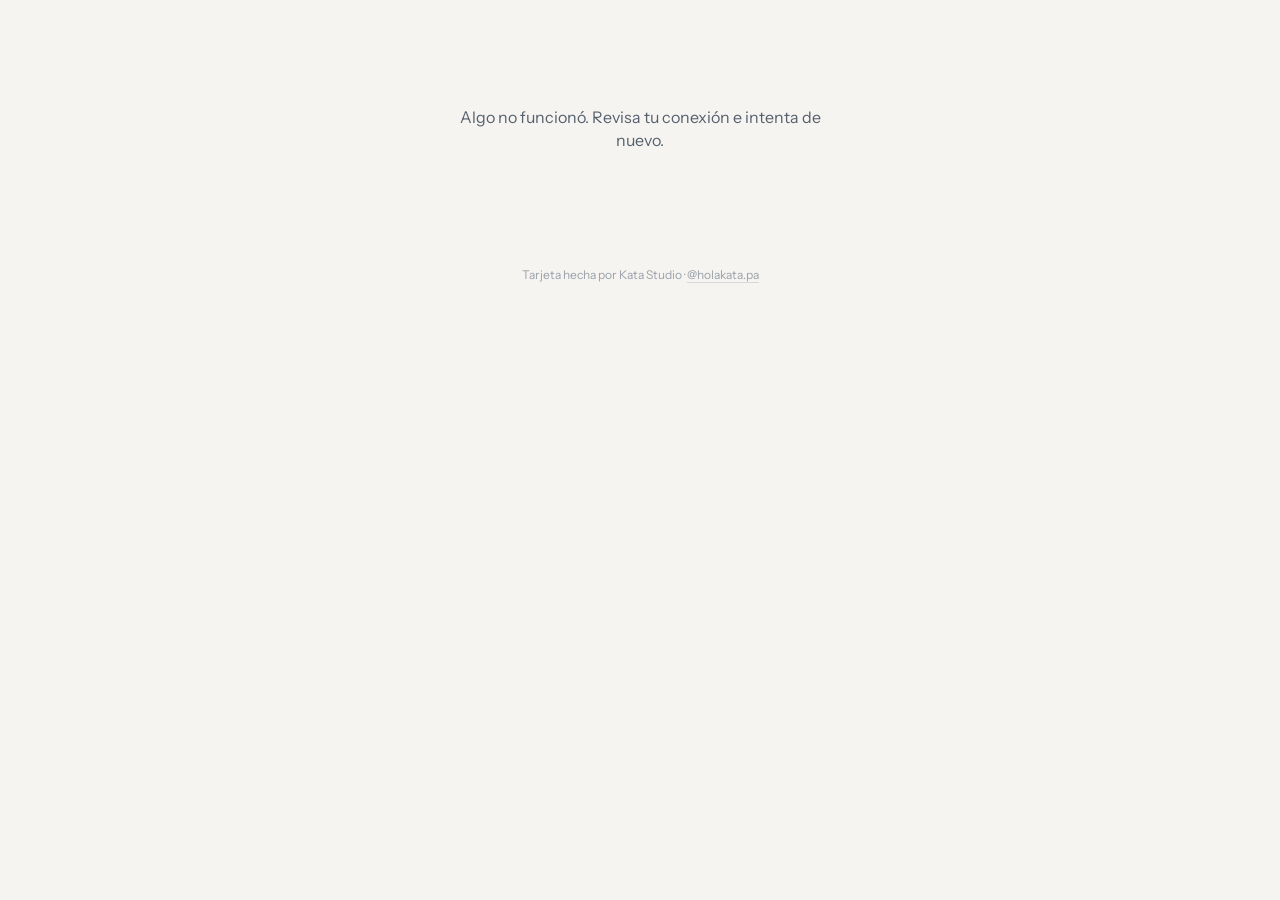
<file: regalo/index.html>
<!doctype html>
<html lang="es">
<head>
<meta http-equiv="Content-Security-Policy" content="default-src 'self'; script-src 'self' 'unsafe-inline'; style-src 'self' 'unsafe-inline'; img-src * data: blob:; media-src * blob:; font-src 'self' data:; connect-src 'self' https://*.supabase.co wss://*.supabase.co; object-src 'none'; base-uri 'self'; form-action 'self'">
<meta name="referrer" content="strict-origin-when-cross-origin">
<meta charset="utf-8">
<meta name="kata-version" content="20261124201145">
<meta name="viewport" content="width=device-width, initial-scale=1, viewport-fit=cover">
<meta name="theme-color" content="#F6F4F0">
<title>Tarjeta de regalo</title>
<link rel="stylesheet" href="../comun.css">
<style>
  .app { max-width: 460px; margin: 0 auto; padding: 26px 18px 60px; }
  .certificado { position: relative; overflow: hidden; border-radius: 22px; padding: 32px 22px 24px; text-align: center; color: var(--marca-2);
    background: radial-gradient(90% 70% at 12% 0%, rgba(255,255,255,.9) 0%, transparent 55%), radial-gradient(120% 90% at 100% 100%, var(--marca-claro, var(--marca)) 0%, transparent 45%), linear-gradient(165deg, var(--fondo-marca) 0%, #fff 55%, var(--fondo-marca) 100%);
    box-shadow: 0 2px 4px rgba(18,58,94,.1), 0 20px 40px rgba(18,58,94,.18); animation: entra .8s cubic-bezier(.2,.9,.3,1.2); }
  @keyframes entra { from { transform: translateY(26px) rotate(-2deg) scale(.96); opacity: 0; } }
  .certificado::before { content: ""; position: absolute; inset: 9px; border: 1.5px solid var(--marca); border-radius: 13px; opacity: .3; pointer-events: none; }
  .certificado .cert-flor { position: absolute; right: -14%; bottom: -12%; width: 64%; opacity: .15; pointer-events: none; }
  .certificado .cert-logo { position: relative; width: 44px; height: 44px; object-fit: contain; display: block; margin: 0 auto 8px; }
  .certificado .cert-de { position: relative; font-size: 13px; color: var(--marca-2); opacity: .75; }
  .certificado .cert-titulo { position: relative; font-family: "Gloock", serif; font-weight: 400; font-size: 12.5px; letter-spacing: .32em; text-transform: uppercase; margin-top: 10px; }
  .certificado .cert-sub { position: relative; font-family: "Gloock", serif; font-style: italic; font-weight: 400; font-size: 26px; color: var(--marca); margin-top: 2px; }
  .certificado .cert-lema { position: relative; font-size: 12.5px; opacity: .7; margin: 8px auto 0; max-width: 250px; }
  .certificado .cert-cuerpo { position: relative; z-index: 1; background: rgba(255,255,255,.82); border-radius: 14px; margin-top: 20px; padding: 16px 16px 14px; }
  .certificado .cert-neg { font-family: "Gloock", serif; font-size: 17px; }
  .certificado .cert-que { font-size: 13px; opacity: .8; margin-top: 2px; }
  .certificado .cert-valor { font-family: "Gloock", serif; font-size: 30px; line-height: 1.1; margin-top: 2px; }
  .certificado .cert-filas { display: flex; justify-content: space-between; gap: 10px; margin-top: 12px; padding-top: 12px; border-top: 1px dashed var(--linea); font-size: 12.5px; text-align: left; opacity: .85; }
  .certificado .sello-estado { position: absolute; top: 16px; right: 16px; z-index: 2; background: var(--marca-2); color: #fff; font-weight: 700; font-size: 11px; padding: 5px 12px; border-radius: 999px; }
  .mensaje { background: var(--blanco); border-radius: var(--radio); padding: 20px; margin-top: 18px; box-shadow: var(--sombra); font-family: "Gloock", serif; font-size: 20px; line-height: 1.35; }
  .mensaje span { display: block; font-family: "Inst", sans-serif; font-size: 14px; color: var(--tinta-2); margin-top: 10px; }
  .datos { background: var(--blanco); border-radius: var(--radio); padding: 6px 20px; margin-top: 14px; box-shadow: var(--sombra); }
  .datos div { display: flex; justify-content: space-between; padding: 12px 0; border-top: 1px solid var(--linea); font-size: 15px; }
  .datos div:first-child { border-top: 0; }
  .datos span:first-child { color: var(--tinta-2); }
  .acc { margin-top: 18px; }
  .canje { position: fixed; inset: 0; background: rgba(17,24,33,.55); display: flex; align-items: flex-end; justify-content: center; z-index: 50; }
  .hoja { background: var(--blanco); width: 100%; max-width: 460px; border-radius: 26px 26px 0 0; padding: 26px 22px calc(26px + env(safe-area-inset-bottom)); text-align: center; animation: sube .35s ease; }
  @keyframes sube { from { transform: translateY(40px); opacity: 0; } }
  .hoja .qr { margin: 18px auto 10px; width: 220px; } .hoja .qr svg { width: 100%; height: auto; display: block; }
  .codigo { font-family: ui-monospace, Menlo, monospace; font-size: 30px; letter-spacing: .18em; font-weight: 700; margin-bottom: 6px; }
  /* Sobre con lazo */
  .escena { position: fixed; inset: 0; z-index: 40; background: radial-gradient(120% 80% at 50% 0%, var(--fondo-marca) 0%, var(--fondo) 65%); display: flex; flex-direction: column; align-items: center; justify-content: center; padding: 24px; transition: opacity .6s ease; }
  .escena.fuera { opacity: 0; pointer-events: none; }
  .escena .de { text-align: center; margin-bottom: min(120px, 14vh); transition: opacity .5s, transform .5s; }
  .escena .de p { color: var(--tinta-2); font-size: 15px; }
  .escena .de h1 { font-family: "Gloock", serif; font-weight: 400; font-size: 32px; line-height: 1.1; margin-top: 4px; }
  .sobre { position: relative; width: min(84vw, 340px); aspect-ratio: 1.45; cursor: pointer; perspective: 1200px; -webkit-tap-highlight-color: transparent; animation: flota 3.6s ease-in-out infinite; }
  @keyframes flota { 0%, 100% { transform: translateY(0) rotate(-1.2deg); } 50% { transform: translateY(-8px) rotate(1deg); } }
  .s-fondo, .s-frente, .s-solapa { position: absolute; left: 0; right: 0; transition: opacity .5s ease, transform .5s ease; }
  .s-fondo { inset: 0; border-radius: 14px; background: #DCD2C2; z-index: 1; }
  .s-frente { bottom: 0; height: 100%; border-radius: 14px; z-index: 3; background: linear-gradient(170deg, #FBF8F3 0%, #EEE6D9 100%); clip-path: polygon(0 0, 50% 58%, 100% 0, 100% 100%, 0 100%); box-shadow: 0 30px 50px rgba(10,20,40,.25); }
  .s-frente::after { content: ""; position: absolute; inset: 0; background: linear-gradient(to bottom right, transparent 49.6%, rgba(120,100,70,.12) 50%, transparent 50.4%), linear-gradient(to bottom left, transparent 49.6%, rgba(120,100,70,.12) 50%, transparent 50.4%); }
  .s-sombra { position: absolute; left: 6%; right: 6%; bottom: -26px; height: 22px; border-radius: 50%; background: rgba(10,20,40,.18); filter: blur(10px); z-index: 0; transition: opacity .5s; }
  .s-solapa { top: 0; height: 64%; z-index: 4; transform-origin: top center; background: linear-gradient(180deg, #FFFDF9, #F1EADF); clip-path: polygon(0 0, 100% 0, 50% 100%); border-radius: 14px 14px 0 0; transition: transform .7s cubic-bezier(.4,.1,.3,1), z-index 0s .35s, opacity .5s; filter: drop-shadow(0 3px 4px rgba(90,70,40,.18)); }
  .carta { position: absolute; left: 7%; right: 7%; top: 10%; z-index: 2; aspect-ratio: 1.58; border-radius: 14px; color: var(--marca-2); padding: 14px 16px; display: flex; flex-direction: column; justify-content: space-between; overflow: hidden;
    background: radial-gradient(90% 70% at 100% 100%, var(--marca-claro, var(--marca)) 0%, transparent 50%), linear-gradient(165deg, var(--fondo-marca) 0%, #fff 55%, var(--fondo-marca) 100%); background-size: cover; box-shadow: 0 10px 24px rgba(10,20,40,.22); border: 1px solid rgba(255,255,255,.6);
    transition: transform .9s cubic-bezier(.2,.8,.2,1); }
  .carta::after { content: ""; position: absolute; right: -16%; bottom: -14%; width: 60%; aspect-ratio: 1; background-image: var(--logo-url, none); background-size: contain; background-repeat: no-repeat; opacity: .16; }
  .carta .neg { position: relative; font-family: "Gloock", serif; font-size: 16px; } .carta .que { position: relative; font-size: 10px; opacity: .8; } .carta .valor { position: relative; font-family: "Gloock", serif; font-size: 22px; line-height: 1.05; } .carta .pd { position: relative; font-size: 11px; display: flex; justify-content: space-between; }
  .cinta-v, .cinta-h { position: absolute; z-index: 5; background: var(--marca); background: linear-gradient(90deg, var(--marca-2), var(--marca-claro, var(--marca)) 45%, var(--marca) 60%, var(--marca-2)); transition: transform .5s cubic-bezier(.5,0,.75,0), opacity .4s .2s; }
  .cinta-v { top: 0; bottom: 0; left: calc(50% - 13px); width: 26px; transform-origin: top; }
  .cinta-h { left: 0; right: 0; top: calc(56% - 12px); height: 24px; background: var(--marca); background: linear-gradient(180deg, var(--marca-2), var(--marca-claro, var(--marca)) 45%, var(--marca) 60%, var(--marca-2)); transform-origin: right; }
  .lazo { position: absolute; z-index: 6; width: 120px; left: calc(50% - 60px); top: calc(56% - 50px); filter: drop-shadow(0 6px 8px rgba(0,0,0,.25)); transition: transform .5s cubic-bezier(.5,0,.75,0), opacity .4s .1s; animation: late 2.4s ease-in-out infinite; }
  @keyframes late { 0%, 100% { transform: scale(1); } 50% { transform: scale(1.07); } }
  .toca { margin-top: 44px; color: var(--tinta-2); font-size: 14px; display: flex; align-items: center; gap: 8px; transition: opacity .3s; }
  .toca i { width: 8px; height: 8px; border-radius: 50%; background: var(--marca); animation: late 1.4s ease-in-out infinite; }
  .escena.desata .sobre { animation: none; }
  .escena.desata .lazo { animation: none; transform: scale(1.3) rotate(-18deg) translateY(-10px); opacity: 0; }
  .escena.desata .cinta-v { transform: scaleY(0); opacity: 0; }
  .escena.desata .cinta-h { transform: scaleX(0); opacity: 0; }
  .escena.desata .toca { opacity: 0; }
  .escena.abre .s-solapa { transform: rotateX(180deg); z-index: 1; }
  .escena.sale .carta { transform: translateY(-82%); }
  .escena.fin .s-fondo, .escena.fin .s-frente, .escena.fin .s-solapa { opacity: 0; transform: translateY(70px); }
  .escena.fin .s-sombra { opacity: 0; }
  .escena.abre .de { opacity: 0; transform: translateY(-12px); }
  .escena.fin .carta { transform: translateY(-40%) scale(1.12); z-index: 6; }
  .certificado.brilla::after { content: ""; position: absolute; top: 0; bottom: 0; width: 45%; left: -60%; background: linear-gradient(100deg, transparent, rgba(255,255,255,.6), transparent); transform: skewX(-18deg); animation: brillo 1.4s .5s ease-out forwards; z-index: 2; }
  @keyframes brillo { to { left: 130%; } }
  .certificado.desde-sobre { animation: crece .7s cubic-bezier(.2,.8,.2,1); }
  @keyframes crece { from { transform: scale(.92); opacity: .4; } }
  @media (prefers-reduced-motion: reduce) { .sobre, .lazo, .toca i { animation: none; } }
  .kata { text-align: center; font-size: 12px; color: #9AA1AA; margin-top: 34px; }
</style>
</head>
<body>
<div class="app"><main id="vista"><p class="cargando">Abriendo tu regalo…</p></main><p class="kata">Tarjeta hecha por Kata Studio · <a href="https://www.instagram.com/holakata.pa/" target="_blank" rel="noopener" style="color:inherit;text-decoration:none;border-bottom:1px solid #D5D9DE">@holakata.pa</a></p></div>
<script src="../vendor/supabase.js"></script>
<script src="../vendor/qrcode.js"></script>
<script src="../comun.js"></script>
<script>
const codigoRegalo = params.get('g');
let R = null, sondeo = null;

async function cargar() {
  try {
    R = await rpc('regalo_ver', { p_codigo: codigoRegalo });
    if (!R) { $('#vista').innerHTML = '<p class="cargando">No encontramos esta tarjeta de regalo.</p>'; return; }
    aplicarMarca(R.negocio.config, R.negocio.slug); document.title = 'Tarjeta de regalo · ' + R.negocio.nombre;
    if (R.estado === 'activa') return sobre(); /* el sobre sale cada vez que se abre la tarjeta */
    pintar();
  } catch (e) { $('#vista').innerHTML = `<p class="cargando">${esc(msg(e))}</p>`; }
}

function pintar(desdeSobre) {
  const activa = R.estado === 'activa';
  const porServicio = R.tipo === 'servicio';
  const valor = porServicio ? '' : dinero(R.saldo);
  const etiqueta = { usada: 'Ya usada', vencida: 'Vencida', anulada: 'Anulada' }[R.estado];
  $('#vista').innerHTML = `
    <div class="certificado${desdeSobre ? ' desde-sobre brilla' : ''}">${etiqueta ? `<span class="sello-estado">${etiqueta}</span>` : ''}
      ${R.negocio.config.logo ? `<img class="cert-flor" src="../${esc(R.negocio.config.logo)}" alt="">` : ''}
      ${R.negocio.config.logo ? `<img class="cert-logo" src="../${esc(R.negocio.config.logo)}" alt="">` : ''}
      <p class="cert-de">${R.de ? esc(R.de) + ' te regaló' : 'Te regalaron'}</p>
      <div class="cert-titulo">Certificado</div>
      <div class="cert-sub">de regalo</div>
      ${R.negocio.config.subtitulo ? `<p class="cert-lema">${esc(R.negocio.config.subtitulo)}</p>` : ''}
      <div class="cert-cuerpo">
        <div class="cert-neg">${esc(R.negocio.nombre)}</div>
        <div class="cert-que">${porServicio ? esc(R.servicio) : (R.servicio ? esc(R.servicio) + ' · ' : '') + (R.saldo < R.monto ? 'Saldo disponible' : 'Tarjeta de regalo por')}</div>
        ${!porServicio ? `<div class="cert-valor">${valor}</div>` : ''}
        <div class="cert-filas"><span>Para: ${esc(R.para)}</span>${R.vence ? `<span>Vence: ${fechaCorta(R.vence)}</span>` : ''}</div>
      </div>
    </div>
    ${R.mensaje ? `<div class="mensaje">“${esc(R.mensaje)}”${R.de ? `<span>${esc(R.de)}</span>` : ''}</div>` : ''}
    <div class="datos">
      <div><span>Cómo usarla</span><span>Muéstrala en recepción</span></div>
      ${R.negocio.config.whatsapp ? `<div><span>Para agendar</span><a href="https://wa.me/${(() => { const t = String(R.negocio.config.whatsapp).replace(/\D/g, ''); return t.length === 8 ? '507' + t : t; })()}?text=${encodeURIComponent('Hola, tengo una tarjeta de regalo y quisiera agendar una cita.')}" target="_blank" rel="noopener" style="color:var(--marca-2);font-weight:600">WhatsApp</a></div>` : ''}
      ${!porServicio && R.usos.length ? `<div><span>Usado hasta hoy</span><span>${dinero(R.monto - R.saldo)}</span></div>` : ''}
    </div>
    <div class="acc">${activa ? '<button class="btn ancho" onclick="usar()">Usar en recepción</button>' : ''}</div>`;
}

async function usar() {
  try {
    const r = await rpc('regalo_pedir_canje', { p_codigo: codigoRegalo });
    const capa = document.createElement('div'); capa.className = 'canje'; capa.id = 'capa';
    capa.innerHTML = `<div class="hoja"><h3 style="font-size:20px">Tu tarjeta de regalo</h3><p class="nota">Muestra esta pantalla en recepción.</p>
      <div class="qr">${qrSVG(r.codigo, 220)}</div><div class="codigo">${r.codigo}</div>
      <p class="nota">Si no lo pueden escanear, díctales el código.</p>
      <button class="btn claro ancho" style="margin-top:18px" onclick="cerrar()">Cerrar</button></div>`;
    capa.addEventListener('click', (ev) => { if (ev.target === capa) cerrar(); });
    document.body.appendChild(capa);
    const saldoAntes = R.saldo, estadoAntes = R.estado;
    clearInterval(sondeo);
    sondeo = setInterval(async () => {
      const n = await rpc('regalo_ver', { p_codigo: codigoRegalo }).catch(() => null);
      if (n && (n.estado !== estadoAntes || n.saldo !== saldoAntes)) { R = n; cerrar(); toast(n.estado === 'activa' ? 'Listo. Te quedan ' + dinero(n.saldo) + '.' : 'Listo, disfrútalo.', 'ok'); }
    }, 3000);
  } catch (e) { toast(msg(e), 'mal'); }
}
const LAZO = `<svg viewBox="0 0 120 100" aria-hidden="true">
  <defs><linearGradient id="sat" x1="0" y1="0" x2="1" y2="1"><stop offset="0" style="stop-color:var(--marca-claro, var(--marca))"/><stop offset=".55" style="stop-color:var(--marca)"/><stop offset="1" style="stop-color:var(--marca-2)"/></linearGradient></defs>
  <path d="M55 52 L36 96 L45 91 L50 99 L62 56Z" fill="url(#sat)"/><path d="M65 52 L84 96 L75 91 L70 99 L58 56Z" fill="url(#sat)"/>
  <path d="M60 46 C44 18 10 14 12 38 C14 58 42 58 60 46Z" fill="url(#sat)"/><path d="M60 46 C76 18 110 14 108 38 C106 58 78 58 60 46Z" fill="url(#sat)"/>
  <path d="M58 45 C44 30 24 28 22 38 C22 46 40 48 58 45Z" style="fill:var(--marca-2)" opacity=".35"/><path d="M62 45 C76 30 96 28 98 38 C98 46 80 48 62 45Z" style="fill:var(--marca-2)" opacity=".35"/>
  <rect x="51" y="36" width="18" height="20" rx="6" fill="url(#sat)" style="stroke:var(--marca-2)" stroke-width="1"/></svg>`;

function sobre() {
  const porServicio = R.tipo === 'servicio';
  const valor = porServicio ? '' : dinero(R.saldo);
  const e = document.createElement('div'); e.className = 'escena'; e.id = 'escena';
  e.innerHTML = `<div class="de"><p>${R.de ? esc(R.de) + ' te envió un regalo' : 'Te enviaron un regalo'}</p><h1>Para ${esc(R.para)}</h1></div>
    <div class="sobre" role="button" aria-label="Abrir el regalo" tabindex="0">
      <div class="s-sombra"></div><div class="s-fondo"></div>
      <div class="carta"${R.negocio.config.logo ? ` style="--logo-url:url('../${esc(R.negocio.config.logo)}')"` : ''}><div class="neg">${esc(R.negocio.nombre)}</div><div><div class="que">${R.servicio ? esc(R.servicio) : 'Tarjeta de regalo'}</div><div class="valor">${valor}</div></div><div class="pd"><span>Para: ${esc(R.para)}</span></div></div>
      <div class="s-frente"></div><div class="s-solapa"></div>
      <div class="cinta-v"></div><div class="cinta-h"></div><div class="lazo">${LAZO}</div>
    </div>
    <p class="toca"><i></i>Toca el lazo para abrirlo</p>`;
  document.body.appendChild(e);
  $('#vista').innerHTML = '';
  let abierto = false;
  const abrir = () => {
    if (abierto) return; abierto = true;
    try { navigator.vibrate && navigator.vibrate(15); } catch (er) {}
    e.classList.add('desata');
    setTimeout(() => e.classList.add('abre'), 550);
    setTimeout(() => e.classList.add('sale'), 1250);
    setTimeout(() => e.classList.add('fin'), 2150);
    setTimeout(() => { pintar(true); e.classList.add('fuera'); try { navigator.vibrate && navigator.vibrate([12, 30, 12]); } catch (er) {} }, 2750);
    setTimeout(() => e.remove(), 3400);
  };
  $('.sobre', e).addEventListener('click', abrir);
  $('.sobre', e).addEventListener('keydown', (ev) => { if (ev.key === 'Enter' || ev.key === ' ') abrir(); });
}

function cerrar() { clearInterval(sondeo); const c = $('#capa'); if (c) c.remove(); pintar(); }
cargar();
</script>
</body>
</html>
</file>
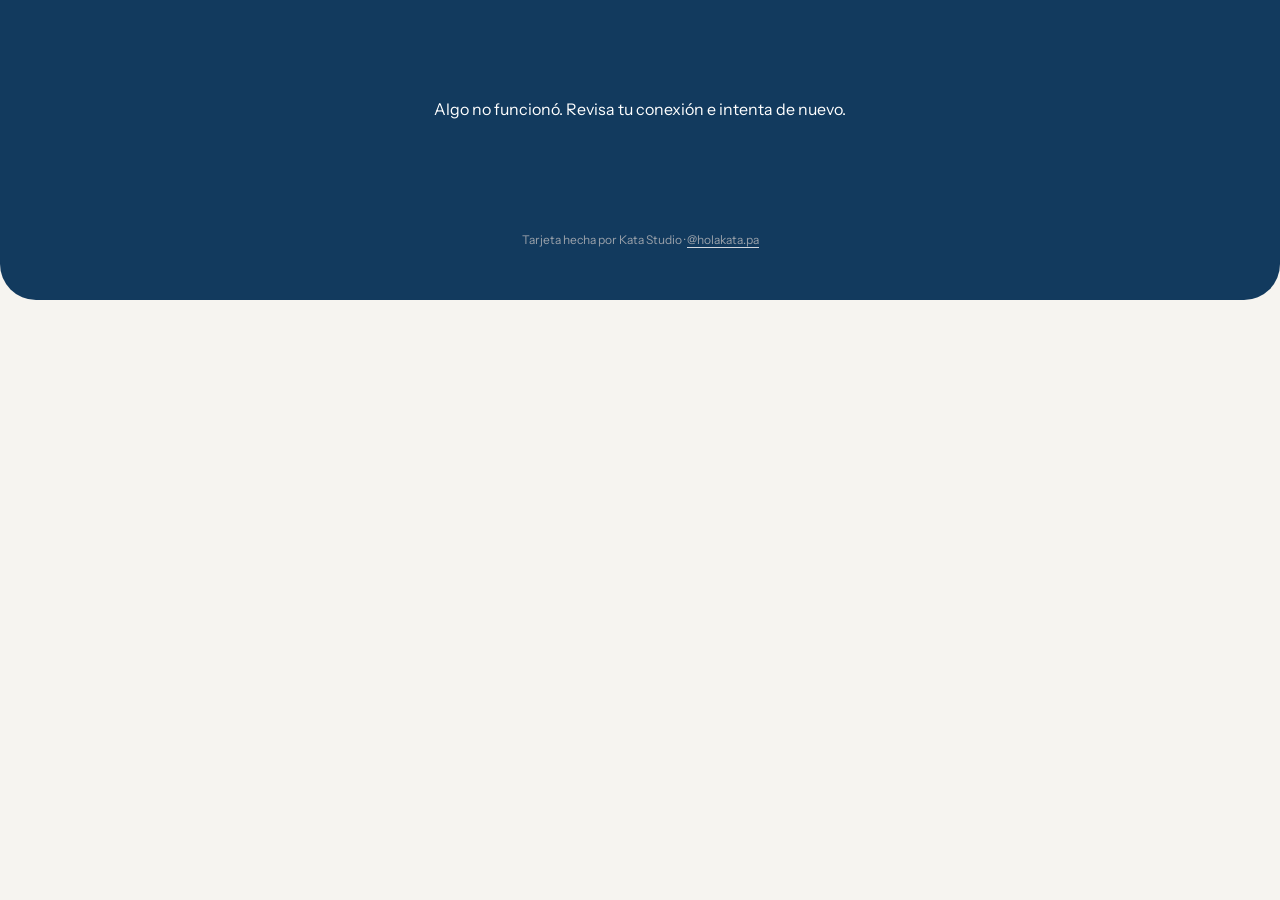
<file: t/index.html>
<!doctype html>
<html lang="es">
<head>
<meta http-equiv="Content-Security-Policy" content="default-src 'self'; script-src 'self' 'unsafe-inline'; style-src 'self' 'unsafe-inline'; img-src * data: blob:; media-src * blob:; font-src 'self' data:; connect-src 'self' https://*.supabase.co wss://*.supabase.co; object-src 'none'; base-uri 'self'; form-action 'self'">
<meta name="referrer" content="strict-origin-when-cross-origin">
<meta charset="utf-8">
<meta name="kata-version" content="20261124201145">
<meta name="viewport" content="width=device-width, initial-scale=1, viewport-fit=cover">
<meta name="theme-color" content="#075F7A" data-marca>
<title>Mi tarjeta</title>
<script>
  (function () {
    var n = (new URLSearchParams(location.search).get('n') || 'jazmin').replace(/[^a-z0-9-]/g, '');
    var h = document.head;
    function l(rel, href) { var e = document.createElement('link'); e.rel = rel; e.href = href; h.appendChild(e); }
    l('apple-touch-icon', '../iconos/' + n + '-180.png');
    l('icon', '../iconos/' + n + '-192.png');
    l('manifest', '../iconos/' + n + '.webmanifest');
    // Colores de la marca guardados de la visita anterior: se pintan antes de que llegue la información del servidor
    try { var m = JSON.parse(localStorage.getItem('kata-marca-' + n) || 'null'); if (m) for (var k in m) document.documentElement.style.setProperty(k, m[k]); } catch (e) {}
  })();
</script>
<meta name="apple-mobile-web-app-title" content="Mi tarjeta">
<link rel="stylesheet" href="../comun.css">
<style>
  body { background: var(--fondo); overflow-x: hidden; }
  .cielo { position: absolute; inset: 0 0 auto 0; height: 300px; background: var(--marca-2); background: radial-gradient(80% 60% at 95% -5%, var(--acento-suave, transparent) 0%, transparent 65%), linear-gradient(170deg, var(--marca-2) 0%, var(--marca-oscuro, var(--marca-2)) 100%); border-radius: 0 0 36px 36px; z-index: 0; }
  .app { position: relative; z-index: 1; max-width: 460px; margin: 0 auto; padding: calc(18px + env(safe-area-inset-top)) 0 60px; }
  .cab { display: flex; align-items: center; gap: 12px; padding: 0 20px; color: #fff; }
  .mono { width: 44px; height: 44px; border-radius: 14px; background: rgba(255,255,255,.16); border: 1px solid rgba(255,255,255,.28); display: grid; place-items: center; font-family: "Gloock", serif; font-size: 22px; flex: none; }
  .mono.con-logo { background: #fff; border-color: rgba(255,255,255,.6); padding: 5px; box-shadow: 0 4px 12px rgba(0,0,0,.15); }
  .mono img { width: 100%; height: 100%; object-fit: contain; }
  .cab h1 { font-family: "Gloock", serif; font-weight: 400; font-size: 21px; line-height: 1.1; }
  .cab p { font-size: 12px; opacity: .75; }
  .ico { margin-left: auto; width: 44px; height: 44px; border-radius: 50%; border: 0; background: rgba(255,255,255,.14); color: #fff; display: grid; place-items: center; cursor: pointer; }
  .ico svg { width: 22px; height: 22px; }
  .hola { padding: 18px 20px 14px; color: #fff; font-size: 15px; opacity: .92; }
  .hola b { font-weight: 600; }

  .wallet { display: flex; gap: 14px; overflow-x: auto; scroll-snap-type: x mandatory; padding: 4px 20px 18px; scrollbar-width: none; }
  .wallet::-webkit-scrollbar { display: none; }
  .pase { flex: 0 0 calc(100% - 36px); scroll-snap-align: center; perspective: 1400px; }
  .wallet.uno .pase { flex-basis: 100%; }
  .giro { position: relative; height: 236px; transform-style: preserve-3d; transition: transform .7s cubic-bezier(.2,.8,.2,1); cursor: pointer; -webkit-tap-highlight-color: transparent; }
  .giro:active { scale: .985; }
  .pase.vuelta .giro { transform: rotateY(180deg); }
  .cara { position: absolute; inset: 0; border-radius: 24px; backface-visibility: hidden; -webkit-backface-visibility: hidden; overflow: hidden; box-shadow: 0 2px 4px rgba(10,20,40,.10), 0 22px 40px rgba(10,20,40,.22); }
  .cara.atras { transform: rotateY(180deg); background: #fff; color: var(--tinta); display: flex; flex-direction: column; align-items: center; justify-content: center; gap: 6px; padding: 16px; }
  .atras .qr { width: 168px; flex: none; }
  .giro.fija { cursor: default; } .giro.fija:active { scale: 1; }
  .voltear svg { width: 16px !important; height: 16px !important; } .voltear:has(svg:only-child) { padding: 8px; } .atras .qr svg { width: 100%; height: auto; display: block; }
  .atras h3 { font-size: 16px; margin-bottom: 6px; } .atras p { font-size: 13px; color: var(--tinta-2); line-height: 1.4; }
  .atras .cod { font-family: ui-monospace, Menlo, monospace; font-size: 15px; letter-spacing: .2em; font-weight: 600; color: var(--tinta-2); }
  .atras .num { display: block; margin: 2px 0 8px; font-weight: 700; font-size: 17px; color: var(--tinta); }
  .atras .mini { font-size: 11px; color: #9AA1AA; margin-top: 10px; display: flex; align-items: center; gap: 5px; }
  .atras .mini svg { width: 12px; height: 12px; }
  .atras .cod-grande { font-family: ui-monospace, Menlo, monospace; font-size: 28px; letter-spacing: .08em; font-weight: 700; color: var(--marca-2); margin: 4px 0 2px; }
  .vip-lema { font-size: 12px; opacity: .85; margin-top: 2px; line-height: 1.3; }
  .ben-atras { font-size: 13px; line-height: 1.6; color: var(--tinta); text-align: left; max-height: 148px; overflow-y: auto; }
  .ben-atras p { margin: 0 0 2px; } .ben-atras p::before { content: "· "; color: var(--marca-2); font-weight: 700; }

  .sellos-f { background: var(--marca); background: linear-gradient(150deg, var(--marca-claro, var(--marca)) 0%, var(--marca) 55%, var(--marca-2) 100%); border: 1px solid rgba(255,255,255,.22); color: #fff; padding: 18px 20px; display: flex; flex-direction: column; }
  .sellos-f::after { content: ""; position: absolute; right: -60px; bottom: -80px; width: 220px; height: 220px; border-radius: 50%; background: radial-gradient(circle, var(--acento-glow, rgba(255,255,255,.15)), transparent 70%); pointer-events: none; }
  .f-top { display: flex; justify-content: space-between; align-items: flex-start; }
  .f-top small { font-size: 12px; opacity: .8; display: block; }
  .f-top b { font-size: 18px; font-weight: 600; display: block; white-space: nowrap; overflow: hidden; text-overflow: ellipsis; }
  .f-top > div:first-child { flex: 1; min-width: 0; }
  .cuenta { font-family: "Gloock", serif; font-size: 34px; line-height: 1; text-align: right; flex: none; white-space: nowrap; margin-left: 12px; }
  .cuenta span { font-family: "Inst", sans-serif; font-size: 14px; opacity: .75; }
  .grid { margin-top: auto; display: grid; grid-template-columns: repeat(6, 1fr); gap: 8px; }
  .grid.m8 { grid-template-columns: repeat(8, 1fr); } .grid.m10 { grid-template-columns: repeat(5, minmax(0, 44px)); justify-content: space-between; gap: 8px; }
  .s { aspect-ratio: 1; border-radius: 50%; border: 1.5px dashed rgba(255,255,255,.45); display: grid; place-items: center; }
  .s.on { border: 0; background: #fff; color: var(--marca-2); box-shadow: 0 4px 10px rgba(0,0,0,.15); }
  .s.on svg { width: 52%; height: 52%; }
  .s.on img { width: 62%; height: 62%; object-fit: contain; }
  .s.det { border-style: solid; border-color: rgba(255,255,255,.85); font-size: 12px; font-weight: 700; color: #fff; }
  .s.meta { border-style: solid; border-color: rgba(255,255,255,.85); }
  .s.meta svg { width: 50%; height: 50%; color: #fff; opacity: .9; }
  .s.meta.foto { background: rgba(8,32,54,.55); box-shadow: inset 0 0 0 1px rgba(255,255,255,.25); }
  .s.meta.foto img { width: 74%; height: 74%; object-fit: contain; }
  .s.nuevo { animation: pop .7s cubic-bezier(.3,1.7,.5,1); }
  @keyframes pop { 0% { transform: scale(.2); opacity: 0; } 60% { transform: scale(1.18); } 100% { transform: scale(1); opacity: 1; } }
  .f-pie { margin-top: 14px; display: flex; justify-content: flex-end; align-items: center; font-size: 12px; min-height: 26px; }
  .voltear { display: inline-flex; align-items: center; gap: 6px; background: rgba(255,255,255,.18); padding: 6px 11px; border-radius: 999px; font-weight: 600; }
  .voltear svg { width: 14px; height: 14px; }

  .vip-f { background: linear-gradient(155deg, #2A2C31 0%, #111214 100%); color: #F4EBDD; padding: 18px 20px; display: flex; flex-direction: column; }
  .vip-f::after { content: ""; position: absolute; right: -50px; top: -50px; width: 190px; height: 190px; border-radius: 50%; border: 1.5px solid rgba(214,182,128,.35); box-shadow: 0 0 0 26px rgba(214,182,128,.05); pointer-events: none; }
  .vip-f { --vacc: #D6B680; }
  .vip-f.bronze { background: linear-gradient(155deg, #9A6440 0%, #5E3A22 100%); color: #FFF4EA; --vacc: #F3CBA6; }
  .vip-f.platinum { background: linear-gradient(155deg, #8D959E 0%, #454B53 100%); color: #FFFFFF; --vacc: #F1F4F7; }
  .vip-f.gold { background: linear-gradient(155deg, #3B3020 0%, #15120C 100%); color: #FBF3E2; --vacc: #E3C27E; }
  .vip-f::after { border-color: var(--vacc) !important; opacity: .35; }
  .vip-f small { color: var(--vacc); font-size: 12px; }
  .vip-f h3 { font-family: "Gloock", serif; font-weight: 400; font-size: 28px; line-height: 1.05; margin-top: 10px; }
  .vip-f .renueva { color: var(--vacc); opacity: 1; }
  .vip-top { display: flex; justify-content: space-between; align-items: flex-start; }
  .vip-top .voltear { padding: 7px; }
  .vip-lema { font-size: 13px; opacity: .8; margin-top: 6px; line-height: 1.4; max-width: 85%; }
  .vip-pie { margin-top: auto; padding-top: 18px; display: flex; justify-content: space-between; align-items: flex-end; }
  .cara.atras.vip-f { align-items: flex-start; justify-content: flex-start; text-align: left; padding: 18px 20px; gap: 0;
    background: linear-gradient(155deg, #2A2C31 0%, #111214 100%); color: #F4EBDD; }
  .cara.atras.vip-f.bronze { background: linear-gradient(155deg, #9A6440 0%, #5E3A22 100%); color: #FFF4EA; }
  .cara.atras.vip-f.platinum { background: linear-gradient(155deg, #8D959E 0%, #454B53 100%); color: #FFFFFF; }
  .cara.atras.vip-f.gold { background: linear-gradient(155deg, #3B3020 0%, #15120C 100%); color: #FBF3E2; }
  .cara.atras.vip-f h3 { font-family: "Gloock", serif; font-weight: 400; font-size: 19px; color: inherit; margin: 4px 0 10px; }
  .cara.atras.vip-f .ben-atras { opacity: .92; max-height: none; color: inherit; }
  .cara.atras.vip-f .ben-atras p { color: inherit; }
  .cara.atras.vip-f .ben-atras p::before { color: var(--vacc); }
  .vip-cod { font-family: ui-monospace, Menlo, monospace; font-size: 16px; letter-spacing: .14em; font-weight: 600; opacity: .95; }
  .vip-exp { font-size: 11px; opacity: .7; text-align: right; }
  .nivel { border-radius: 18px; padding: 16px 18px; margin-top: 12px; color: #fff; background: linear-gradient(155deg, #3B3020, #15120C); --vacc: #E3C27E; }
  .nivel.bronze { background: linear-gradient(155deg, #9A6440, #5E3A22); --vacc: #F3CBA6; }
  .nivel.platinum { background: linear-gradient(155deg, #8D959E, #454B53); --vacc: #F1F4F7; }
  .nivel .n-top { display: flex; justify-content: space-between; align-items: baseline; gap: 10px; }
  .nivel .n-top b { font-family: "Gloock", serif; font-weight: 400; font-size: 22px; line-height: 1.1; }
  .nivel .n-top span { font-weight: 700; font-size: 18px; white-space: nowrap; color: var(--vacc); } .nivel .n-top small { font-weight: 400; font-size: 12px; opacity: .85; }
  .nivel p { font-size: 13px; opacity: .85; margin-top: 2px; }
  .nivel ul { list-style: none; margin-top: 8px; font-size: 13px; line-height: 1.5; } .nivel li::before { content: "·"; color: var(--vacc); font-weight: 700; margin-right: 8px; }
  .reglas { list-style: none; margin-top: 12px; display: grid; gap: 8px; } .reglas li { background: var(--blanco, #fff); border-radius: 14px; padding: 10px 14px; font-size: 14px; box-shadow: 0 1px 3px rgba(0,0,0,.06); } .reglas b { color: var(--marca-2); }
  .vip-f .voltear { background: rgba(214,182,128,.18); color: #F4EBDD; }

  .puntos-n { display: flex; justify-content: center; gap: 6px; margin-top: -4px; }
  .puntos-n i { width: 7px; height: 7px; border-radius: 4px; background: #C9CDD3; transition: all .3s; }
  .puntos-n i.on { width: 20px; background: var(--marca-2); }

  .cuerpo { padding: 14px 20px 0; }
  .progreso { background: #fff; border-radius: 20px; padding: 16px 18px; box-shadow: var(--sombra); }
  .progreso p { font-size: 15px; } .progreso p b { font-weight: 700; }
  .barra { height: 8px; background: #ECE8E1; border-radius: 4px; margin-top: 12px; overflow: hidden; }
  .barra i { display: block; height: 100%; width: 0; background: linear-gradient(90deg, var(--acento), var(--marca-2)); border-radius: 4px; transition: width 1.2s cubic-bezier(.2,.8,.2,1); }

  .avisos { display: grid; gap: 10px; margin-top: 12px; }
  .aviso { display: flex; align-items: center; gap: 14px; background: #fff; border-radius: 20px; padding: 14px 16px; box-shadow: var(--sombra); border: 0; width: 100%; text-align: left; cursor: pointer; position: relative; overflow: hidden; font: inherit; color: inherit; }
  .aviso::before { content: ""; position: absolute; left: 0; top: 0; bottom: 0; width: 5px; background: var(--marca); }
  .aviso .ic { width: 42px; height: 42px; border-radius: 14px; background: var(--fondo-marca); color: var(--marca-2); display: grid; place-items: center; flex: none; }
  .aviso .ic svg { width: 22px; height: 22px; }
  .aviso b { display: block; font-size: 15px; } .aviso span span { font-size: 13px; color: var(--tinta-2); }
  .aviso .fl { margin-left: auto; color: var(--tinta-2); display: grid; }
  .aviso.brilla .ic { animation: latido 2.4s ease-in-out infinite; }
  @keyframes latido { 0%, 100% { transform: scale(1); } 50% { transform: scale(1.08); } }

  .agendar, .club-inv { display: flex; align-items: center; gap: 14px; width: 100%; margin-top: 12px; padding: 14px 16px; border-radius: 20px; border: 0; text-align: left; font: inherit; cursor: pointer; text-decoration: none; transition: transform .15s; }
  .agendar:active, .club-inv:active { transform: scale(.98); }
  .agendar { background: var(--marca-2); color: #fff; box-shadow: 0 10px 24px var(--sombra-marca, rgba(0,0,0,.2)); }
  .agendar .ic { width: 42px; height: 42px; border-radius: 50%; background: #25D366; color: #fff; display: grid; place-items: center; flex: none; }
  .agendar .ic svg { width: 23px; height: 23px; }
  .agendar b, .club-inv b { display: block; font-size: 16px; } .agendar span span { font-size: 13px; opacity: .8; }
  .agendar .fl, .club-inv .fl { margin-left: auto; display: grid; opacity: .7; }
  .club-inv { background: linear-gradient(155deg, #2A2C31, #111214); color: #F4EBDD; }
  .club-inv .ic { width: 42px; height: 42px; border-radius: 50%; border: 1px solid rgba(214,182,128,.5); color: #D6B680; display: grid; place-items: center; flex: none; }
  .club-inv .ic svg { width: 21px; height: 21px; } .club-inv span span { font-size: 13px; color: #D6B680; }
  .guardar-l { text-align: center; margin-top: 18px; }
  .guardar-l .enlace { display: inline-flex; align-items: center; gap: 6px; color: var(--tinta-2); font-size: 14px; }
  .guardar-l svg { width: 16px; height: 16px; }
  .progreso.momento { margin-top: 2px; margin-bottom: 4px; animation: aparece .5s cubic-bezier(.2,.8,.2,1); overflow: hidden; transition: height .5s ease, opacity .4s ease, margin .5s ease, padding .5s ease; }
  .progreso.momento.se-va { height: 0 !important; opacity: 0; padding-top: 0; padding-bottom: 0; margin: 0; }
  @keyframes aparece { from { transform: translateY(-10px); opacity: 0; } }
  .promos { margin-top: 22px; }
  .promos h4 { font-size: 13px; font-weight: 600; color: var(--tinta-2); margin-bottom: 10px; }
  .promo-grid { display: grid; grid-template-columns: 1fr 1fr; gap: 10px; }
  .promo { display: flex; align-items: center; justify-content: space-between; gap: 8px; min-height: 72px; background: #fff; border: 0; border-top: 3px solid #D6B680; border-radius: 16px; padding: 12px 12px 12px 14px; box-shadow: var(--sombra); text-align: left; font: inherit; color: inherit; cursor: pointer; transition: transform .15s; }
  .promo:active { transform: scale(.97); }
  .promo b { font-family: "Gloock", serif; font-weight: 400; font-size: 17px; line-height: 1.15; }
  .promo .fl { color: #A27E3E; display: grid; flex: none; }
  .promo:only-child { grid-column: 1 / -1; }
  .regalar { display: flex; align-items: center; gap: 14px; width: 100%; margin-top: 10px; padding: 14px 16px; border-radius: 20px; background: #fff; color: var(--tinta); box-shadow: var(--sombra); text-decoration: none; transition: transform .15s; }
  .regalar:active { transform: scale(.98); }
  .regalar .ic { width: 42px; height: 42px; border-radius: 50%; background: var(--fondo-marca); color: var(--marca-2); display: grid; place-items: center; flex: none; }
  .regalar .ic svg { width: 22px; height: 22px; }
  .regalar b { display: block; font-size: 16px; } .regalar span span { font-size: 13px; color: var(--tinta-2); }
  .regalar .fl { margin-left: auto; display: grid; color: var(--tinta-2); }
  .mi-wa { display: flex; align-items: center; justify-content: center; gap: 10px; width: 100%; min-height: 52px; margin-top: 14px; border-radius: 16px; background: #1F8F55; color: #fff; font-weight: 600; font-size: 16px; text-decoration: none; }
  .mi-wa svg { width: 22px; height: 22px; }
  .acciones-r { display: grid; grid-template-columns: repeat(3, 1fr); gap: 10px; margin-top: 16px; }
  .acc { background: #fff; border: 0; border-radius: 20px; padding: 14px 6px 12px; box-shadow: var(--sombra); display: flex; flex-direction: column; align-items: center; gap: 8px; font: inherit; font-size: 13px; font-weight: 600; color: var(--tinta); cursor: pointer; transition: transform .15s; }
  .acc:active { transform: scale(.95); }
  .acc .ic { width: 42px; height: 42px; border-radius: 50%; background: var(--fondo-marca); color: var(--marca-2); display: grid; place-items: center; }
  .acc .ic svg { width: 21px; height: 21px; }
  .acc.dorado .ic { background: #23262B; color: #D6B680; }

  .velo { position: fixed; inset: 0; background: rgba(12,18,28,.5); z-index: 50; display: flex; align-items: flex-end; justify-content: center; opacity: 0; transition: opacity .25s; }
  .velo.ver { opacity: 1; }
  .hoja { background: #fff; width: 100%; max-width: 460px; border-radius: 28px 28px 0 0; padding: 12px 22px calc(24px + env(safe-area-inset-bottom)); transform: translateY(100%); transition: transform .35s cubic-bezier(.2,.8,.2,1); max-height: 86vh; overflow-y: auto; }
  .velo.ver .hoja { transform: none; }
  .asa { width: 40px; height: 5px; border-radius: 3px; background: #DDD8D0; margin: 0 auto 16px; }
  .hoja h3 { font-size: 21px; margin-bottom: 6px; }
  .hoja .qr { width: 210px; margin: 16px auto 8px; } .hoja .qr svg { width: 100%; height: auto; display: block; }
  .hoja .codigo { font-family: ui-monospace, Menlo, monospace; font-size: 28px; letter-spacing: .18em; font-weight: 700; text-align: center; }
  .hist { padding: 0; } .hist li { list-style: none; display: flex; justify-content: space-between; padding: 12px 0; border-top: 1px solid var(--linea); font-size: 15px; }
  .hist li:first-child { border-top: 0; } .hist li span:last-child { color: var(--tinta-2); }
  .lista-b { padding: 0; } .lista-b li { list-style: none; padding: 9px 0 9px 26px; position: relative; font-size: 15px; }
  .lista-b li::before { content: ""; position: absolute; left: 4px; top: 16px; width: 9px; height: 9px; border-radius: 50%; background: #D6B680; }
  .pasos { padding: 0; } .pasos li { list-style: none; display: flex; gap: 12px; padding: 10px 0; font-size: 15px; align-items: flex-start; }
  .pasos li i { font-style: normal; width: 26px; height: 26px; border-radius: 50%; background: var(--fondo-marca); color: var(--marca-2); display: grid; place-items: center; font-weight: 700; font-size: 13px; flex: none; }
  .precio { font-family: "Gloock", serif; font-size: 30px; margin-top: 10px; }
  .precio span { font-family: "Inst", sans-serif; font-size: 14px; color: var(--tinta-2); }
  .hecho { text-align: center; padding: 20px 0 6px; }
  .hecho .circ { width: 72px; height: 72px; border-radius: 50%; background: var(--ok); color: #fff; display: grid; place-items: center; margin: 0 auto 12px; animation: pop .6s cubic-bezier(.3,1.6,.5,1); }

  .formu { background: #fff; border-radius: 26px; padding: 24px 20px; margin: 0 16px; box-shadow: 0 2px 4px rgba(10,20,40,.08), 0 22px 40px rgba(10,20,40,.16); }
  .formu h2 { font-family: "Gloock", serif; font-weight: 400; font-size: 27px; line-height: 1.1; margin-bottom: 6px; }
  .formu > p { color: var(--tinta-2); margin-bottom: 18px; font-size: 15px; }
  .aviso-sello { background: var(--fondo-marca); border-radius: 14px; padding: 12px 14px; font-size: 14px; margin-bottom: 16px; color: var(--marca-2); font-weight: 600; }
  .pin { letter-spacing: .5em; text-align: center; font-size: 22px; font-weight: 700; }
  .bienv { padding-top: 22px; }
  .bienv h2 { font-family: "Gloock", serif; font-weight: 400; font-size: 28px; line-height: 1.1; margin-bottom: 8px; }
  .bienv p { color: var(--tinta-2); font-size: 16px; margin-bottom: 22px; } .bienv p b { color: var(--tinta); }
  .kata a { color: inherit; text-decoration: none; border-bottom: 1px solid #D5D9DE; }
  .kata { text-align: center; font-size: 12px; color: #9AA1AA; margin-top: 30px; }
</style>
</head>
<body>
<div class="cielo"></div>
<div class="app">
  <header class="cab oculto" id="cab"><div class="mono" id="mono"></div><div><h1 id="neg"></h1><p id="sub"></p></div></header>
  <main id="vista"><p class="cargando" style="color:#fff">Abriendo tu tarjeta…</p></main>
  <p class="kata">Tarjeta hecha por Kata Studio · <a href="https://www.instagram.com/holakata.pa/" target="_blank" rel="noopener">@holakata.pa</a></p>
</div>

<script src="../vendor/supabase.js"></script>
<script src="../vendor/qrcode.js"></script>
<script src="../comun.js"></script>
<script>
const slug = params.get('n') || 'jazmin';
const tokenQR = params.get('q');
const CLAVE = 'kata-tarjeta-' + slug;
if (params.get('k')) store.set(CLAVE, params.get('k'));
let NEG = null, ESTADO = null, sondeo = null, vigia = null;
const MODO = () => (NEG && NEG.config.modo) || 'cliente';
const recep = () => MODO() !== 'cliente';

const I = {
  check: '<svg viewBox="0 0 24 24" fill="none" stroke="currentColor" stroke-width="2.8" stroke-linecap="round" stroke-linejoin="round"><path d="M5 12.5l4.2 4.2L19 7"/></svg>',
  regalo: '<svg viewBox="0 0 24 24" fill="none" stroke="currentColor" stroke-width="1.8" stroke-linecap="round" stroke-linejoin="round"><rect x="3.5" y="8" width="17" height="4" rx="1"/><path d="M5 12v8h14v-8M12 8v12M12 8c-1.5-3-5-3.5-5-1.3C7 8 9.5 8 12 8zm0 0c1.5-3 5-3.5 5-1.3C17 8 14.5 8 12 8z"/></svg>',
  pastel: '<svg viewBox="0 0 24 24" fill="none" stroke="currentColor" stroke-width="1.8" stroke-linecap="round" stroke-linejoin="round"><path d="M4 20h16M5 20v-6a2 2 0 0 1 2-2h10a2 2 0 0 1 2 2v6M5 16c2 1 3-1 4.5 0s2.5 1 3.5 0 2.5-1 3.5 0 2.5 0 2.5 0M12 12V8M12 5.5c.8-.9.8-1.7 0-2.5-.8.8-.8 1.6 0 2.5z"/></svg>',
  reloj: '<svg viewBox="0 0 24 24" fill="none" stroke="currentColor" stroke-width="1.8" stroke-linecap="round" stroke-linejoin="round"><circle cx="12" cy="12" r="8.5"/><path d="M12 7.5V12l3 2"/></svg>',
  corona: '<svg viewBox="0 0 24 24" fill="none" stroke="currentColor" stroke-width="1.8" stroke-linecap="round" stroke-linejoin="round"><path d="M4 18h16M5 15l-1.5-8 5 4L12 5l3.5 6 5-4L19 15z"/></svg>',
  cel: '<svg viewBox="0 0 24 24" fill="none" stroke="currentColor" stroke-width="1.8" stroke-linecap="round" stroke-linejoin="round"><rect x="6" y="2.5" width="12" height="19" rx="3"/><path d="M12 8v6M9 11.5l3 3 3-3"/></svg>',
  giro: '<svg viewBox="0 0 24 24" fill="none" stroke="currentColor" stroke-width="2" stroke-linecap="round" stroke-linejoin="round"><path d="M4 12a8 8 0 0 1 13.7-5.6L20 9M20 4v5h-5M20 12a8 8 0 0 1-13.7 5.6L4 15M4 20v-5h5"/></svg>',
  qr: '<svg viewBox="0 0 24 24" fill="none" stroke="currentColor" stroke-width="2" stroke-linecap="round" stroke-linejoin="round"><rect x="3.5" y="3.5" width="6" height="6" rx="1"/><rect x="14.5" y="3.5" width="6" height="6" rx="1"/><rect x="3.5" y="14.5" width="6" height="6" rx="1"/><path d="M14.5 14.5h2v2M20.5 14.5v6h-6v-3"/></svg>',
  wa: '<svg viewBox="0 0 24 24" fill="currentColor"><path d="M12 2.2a9.7 9.7 0 0 0-8.4 14.6L2.3 21.8l5.1-1.3A9.7 9.7 0 1 0 12 2.2zm0 17.7c-1.5 0-3-.4-4.2-1.2l-.3-.2-3 .8.8-2.9-.2-.3A8 8 0 1 1 12 19.9zm4.4-6c-.2-.1-1.4-.7-1.7-.8-.2-.1-.4-.1-.5.1l-.8.9c-.1.2-.3.2-.5.1a6.6 6.6 0 0 1-3.3-2.9c-.2-.4.2-.4.7-1.3.1-.2 0-.3 0-.4l-.8-1.8c-.2-.5-.4-.4-.5-.4h-.5c-.2 0-.4.1-.7.3-.2.3-.9.9-.9 2.2s.9 2.5 1 2.7c.1.2 1.8 2.8 4.4 3.9 1.6.7 2.3.8 3.1.6.5-.1 1.4-.6 1.6-1.1.2-.6.2-1 .1-1.1l-.5-.3z"/></svg>',
  fl: '<svg width="18" height="18" viewBox="0 0 24 24" fill="none" stroke="currentColor" stroke-width="2" stroke-linecap="round" stroke-linejoin="round"><path d="M9 6l6 6-6 6"/></svg>',
};

// La version se suma como ?v= a cada imagen de icono para que el navegador
// siempre pida los bytes nuevos cuando se publica un cambio (si no, se queda
// con la imagen vieja en cache aunque el archivo del servidor ya cambio).
const V_ICONOS = document.querySelector('meta[name="kata-version"]')?.content || '';
const LOTO_IMG = `iconos-sellos/loto.png?v=${V_ICONOS}`;
const ICONOS_SELLO = { detox: 'iconos-sellos/detox.png', facial: 'iconos-sellos/facial.png', masaje: 'iconos-sellos/masaje.png' };
function selloImg(nombre) {
  const src = ICONOS_SELLO[nombre];
  return src ? `<img src="${src}?v=${V_ICONOS}" alt="">` : null;
}

async function iniciar() {
  try {
    NEG = await rpc('negocio_info', { p_slug: slug });
    if (!NEG) { $('#vista').innerHTML = '<p class="cargando" style="color:#fff">No encontramos este negocio.</p>'; return; }
    aplicarMarca(NEG.config, slug);
    const tt = document.querySelector('meta[name="apple-mobile-web-app-title"]'); if (tt) tt.content = NEG.config.nombre_corto || NEG.nombre;
    document.title = 'Mi tarjeta · ' + NEG.nombre;
    $('#neg').textContent = NEG.nombre; $('#sub').textContent = NEG.config.subtitulo || '';
    if (NEG.config.logo) { $('#mono').innerHTML = `<img src="../${esc(NEG.config.logo)}" alt="">`; $('#mono').classList.add('con-logo'); } else $('#mono').textContent = NEG.nombre.trim()[0];
    $('#cab').classList.remove('oculto');
    if (params.get('k')) history.replaceState(null, '', location.pathname + '?n=' + encodeURIComponent(slug));
    const key = store.get(CLAVE);
    if (key) {
      ESTADO = await rpc('cliente_estado', { p_key: key });
      if (!ESTADO) { store.del(CLAVE); return bienvenida(); }
      if (tokenQR) return sumar(key);
      return pintar();
    }
    bienvenida();
  } catch (e) { $('#vista').innerHTML = `<p class="cargando" style="color:#fff">${esc(msg(e))}</p>`; }
}

function limpiarURL() { if (tokenQR) history.replaceState(null, '', location.pathname + '?n=' + encodeURIComponent(slug)); }

async function sumar(key) {
  try {
    const r = await rpc('sumar_sello', { p_key: key, p_token: tokenQR });
    ESTADO = r.estado; limpiarURL(); pintar(true);
    celebrar(r.premio_nuevo ? 'Completaste tu tarjeta. Tu premio está listo.' : r.detalle_nuevo ? 'Visita sumada. Tienes un beneficio nuevo listo.' : r.sumados > 1 ? 'Hoy tu visita vale doble: +2 sellos' : 'Sello agregado. Gracias por volver.');
  } catch (e) { limpiarURL(); pintar(); toast(msg(e), e.code === 'hoy' ? '' : 'mal'); }
}

function celebrar(t) { toast(t, 'ok'); try { navigator.vibrate && navigator.vibrate([18, 40, 18]); } catch (e) {} }

/* ---------- Pantalla principal ---------- */
function pintar(animar = false) {
  const E = ESTADO, meta = E.meta, V = E.vip;
  const llenos = E.premios_listos > 0 && E.sellos === 0 ? meta : E.sellos;
  const faltan = meta - E.sellos;
  let celdas = '';
  for (let i = 1; i <= meta; i++) {
    if (i <= llenos) celdas += `<div class="s on${animar && i === llenos ? ' nuevo' : ''}"><img src="${LOTO_IMG}" alt=""></div>`;
    else if (i === meta) {
      const img = selloImg(E.premio_icono);
      celdas += img ? `<div class="s meta foto">${img}</div>` : `<div class="s meta det">${esc(E.premio_corto || 'Premio')}</div>`;
    } else {
      const d = (E.detalles || []).find((d) => d.en === i);
      if (d) { const img = selloImg(d.icono); celdas += img ? `<div class="s meta foto">${img}</div>` : `<div class="s det">${esc(d.corto || '')}</div>`; }
      else celdas += `<div class="s"></div>`;
    }
  }
  const vipActivo = !!(V && V.miembro), giraSellos = recep() && !vipActivo, giraVip = recep() && vipActivo;
  const atras = `<div class="cara atras"><h3>Tu código</h3><span class="num cod-grande">${esc(E.codigo_corto || '')}</span><p>Muéstraselo a recepción</p></div>`;
  const atrasVip = `<div class="cara atras vip-f ${esc((V && V.nivel) || '')}"><small>${esc((V && V.nombre) || 'Miembro')}</small><h3>Beneficios</h3><div class="ben-atras">${(V && V.beneficios || []).map((b) => `<p>${esc(b)}</p>`).join('')}</div></div>`;
  const pSellos = `<div class="pase" id="p0"><div class="giro${giraSellos ? '' : ' fija'}" onclick="voltear(this)">
      <div class="cara sellos-f"><div class="f-top"><div><small>Tarjeta de cliente</small><b>${esc(E.nombre)}</b></div><div class="cuenta">${llenos}<span> / ${meta}</span></div></div>
        <div class="grid${meta > 6 ? (meta > 8 ? ' m10' : ' m8') : ''}">${celdas}</div>
        <div class="f-pie">${giraSellos ? `<span class="voltear">${I.giro}</span>` : ''}</div></div>
      ${giraSellos ? atras : ''}</div></div>`;
  const pVip = V && V.miembro ? `<div class="pase" id="p1"><div class="giro" onclick="voltear(this)">
      <div class="cara vip-f ${esc(V.nivel || '')}"><div class="vip-top"><small>Miembro</small><span class="voltear">${I.giro}</span></div>
        <h3>${esc(V.nombre)}</h3>${V.lema ? `<p class="vip-lema">${esc(V.lema)}</p>` : ''}
        <div class="vip-pie"><span class="vip-cod">${esc(E.codigo_corto || '')}</span><span class="vip-exp">${vigenciaCorta(V)}</span></div></div>
      ${giraVip ? atrasVip : ''}</div></div>` : '';

  const avisos = [];
  if (E.premios_listos > 0) avisos.push(`<button class="aviso brilla" onclick="hojaPremio('premio')"><span class="ic">${I.regalo}</span><span><b>Tu premio está listo</b><span>${esc(E.premio || '')}</span></span><span class="fl">${I.fl}</span></button>`);
  (E.detalles || []).filter((d) => d.listos > 0).forEach((d) => { for (let n = 0; n < d.listos; n++) avisos.push(`<button class="aviso brilla" onclick="hojaPremio('detalle', ${d.en})"><span class="ic">${I.regalo}</span><span><b>Tu beneficio está listo</b><span>${esc(d.texto || '')}</span></span><span class="fl">${I.fl}</span></button>`); });
  if (E.cumple_regalo) avisos.push(`<button class="aviso brilla" onclick="hojaPremio('cumple')"><span class="ic">${I.pastel}</span><span><b>Feliz cumpleaños, ${esc(E.nombre.split(' ')[0])}</b><span>${esc(E.cumple_regalo)}</span></span><span class="fl">${I.fl}</span></button>`);

  const pct = Math.round((llenos / meta) * 100);
  const frase = E.premios_listos > 0 ? `<b>Visita sumada.</b> Completaste tu tarjeta y ${esc((E.premio || 'tu premio').toLowerCase())} te espera.`
    : `<b>Visita sumada.</b> Te ${faltan === 1 ? 'falta 1 visita' : `faltan ${faltan} visitas`} para tu ${esc((E.premio || 'premio').toLowerCase())}.`;
  const PR = promosVigentes();
  const promos = vipActivo && PR.length ? `<div class="promos"><h4>Promociones del club</h4><div class="promo-grid">${PR.map((x, i) => `<button class="promo" onclick="hojaPromo(${i})"><b>${esc(x.titulo)}</b><span class="fl">${I.fl}</span></button>`).join('')}</div></div>` : '';

  const wa = (() => { const t = String(NEG.config.whatsapp || '').replace(/\D/g, ''); return t.length === 8 ? '507' + t : t; })();
  $('#vista').innerHTML = `
    <p class="hola">Hola, <b>${esc(E.nombre.split(' ')[0])}</b></p>
    <div class="wallet${pVip ? '' : ' uno'}" id="wallet">${pVip}${pSellos}</div>
    ${pVip ? '<div class="puntos-n" id="pn"><i class="on"></i><i></i></div>' : ''}
    <div class="cuerpo">
      ${animar ? `<div class="progreso momento" id="momento"><p>${frase}</p><div class="barra"><i id="bar"></i></div></div>` : ''}
      ${avisos.length ? `<div class="avisos">${avisos.join('')}</div>` : ''}
      ${wa ? ((NEG.config.servicios && NEG.config.servicios.length)
        ? `<button class="agendar" onclick="hojaServicios()"><span class="ic">${I.wa}</span><span><b>Agendar cita</b><span>Escríbenos por WhatsApp</span></span><span class="fl">${I.fl}</span></button>`
        : `<a class="agendar" target="_blank" rel="noopener" href="https://wa.me/${wa}?text=${encodeURIComponent('Hola, soy ' + E.nombre + '. Quisiera agendar una cita.')}"><span class="ic">${I.wa}</span><span><b>Agendar cita</b><span>Escríbenos por WhatsApp</span></span><span class="fl">${I.fl}</span></a>`
      ) + `<a class="regalar" target="_blank" rel="noopener" href="https://wa.me/${wa}?text=${encodeURIComponent('Hola, soy ' + E.nombre + '. Quisiera comprar una tarjeta de regalo.')}"><span class="ic">${I.regalo}</span><span><b>Regalar una visita</b><span>Tarjeta de regalo para alguien especial</span></span><span class="fl">${I.fl}</span></a>` : ''}
      ${V && !V.miembro ? `<button class="club-inv" onclick="hojaClub()"><span class="ic">${I.corona}</span><span><b>${esc(V.nombre)}</b><span>${PR.length ? PR.length + (PR.length === 1 ? ' promoción' : ' promociones') + ' para miembros' : (+V.cuota > 0 ? ((V.niveles || []).length > 1 ? 'Desde ' : '') + dinero(V.cuota) + ' al ' + esc(V.periodo || 'mes') : 'Ver beneficios')}</span></span><span class="fl">${I.fl}</span></button>` : ''}
      ${promos}
      <p class="guardar-l"><button class="enlace" onclick="hojaGuardar()">${I.cel} Guardar en mi celular</button></p>
    </div>`;
  if (animar) {
    requestAnimationFrame(() => setTimeout(() => { const b = $('#bar'); if (b) b.style.width = pct + '%'; }, 250));
    setTimeout(() => { const m = $('#momento'); if (m) { m.style.height = m.offsetHeight + 'px'; requestAnimationFrame(() => m.classList.add('se-va')); setTimeout(() => m.remove(), 700); } }, 6500);
  }
  const w = $('#wallet');
  if (w && pVip) w.onscroll = () => { const i = w.scrollLeft > (w.scrollWidth - w.clientWidth) / 2 ? 1 : 0; $$('#pn i').forEach((d, k) => d.classList.toggle('on', k === i)); };
  if (recep()) { vigilar(); }
  if (!store.get('kata-vio-guardar-' + slug)) { store.set('kata-vio-guardar-' + slug, '1'); setTimeout(hojaGuardar, 1500); }
}

function promosVigentes() {
  const hoy = new Date(new Date().toLocaleString('en-US', { timeZone: 'America/Panama' })).toISOString().slice(0, 10);
  return (NEG.config.promos || []).filter((x) => x && x.titulo && (!x.hasta || x.hasta >= hoy));
}

function vigenciaCorta(V) {
  if (!V.hasta) return 'Activa';
  const hoy = new Date(new Date().toLocaleString('en-US', { timeZone: 'America/Panama' })); hoy.setHours(12, 0, 0, 0);
  const d = Math.round((new Date(V.hasta + 'T12:00:00') - hoy) / 864e5);
  if (d > 7) return 'Vence ' + fechaCorta(V.hasta);
  return `<span class="renueva">${d <= 0 ? 'Vence hoy' : d === 1 ? 'Vence mañana' : 'Vence en ' + d + ' d'}</span>`;
}

function voltear(el) {
  if (el.classList.contains('fija')) return;
  if (!recep()) { if (el.closest('#p1')) pedir('vip'); return; }
  el.parentElement.classList.toggle('vuelta');
  try { navigator.vibrate && navigator.vibrate(10); } catch (e) {}
}

function huella(E) { return [E.visitas[0] && E.visitas[0].sellos, E.sellos, E.premios_listos, JSON.stringify((E.detalles || []).map((d) => d.listos)), E.vip && E.vip.nivel, JSON.stringify(E.vip && E.vip.incluidos), E.visitas.length, E.visitas[0] && E.visitas[0].fecha, !!E.cumple_regalo, E.vip && E.vip.miembro, E.vip && E.vip.hasta].join('|'); }
function vigilar() {
  clearInterval(vigia);
  vigia = setInterval(async () => {
    if (document.hidden || $('.velo')) return;
    const e = await rpc('cliente_estado', { p_key: store.get(CLAVE) }).catch(() => null);
    if (!e || huella(e) === huella(ESTADO)) return;
    const antes = ESTADO; ESTADO = e;
    const nueva = (e.visitas[0] && e.visitas[0].fecha) !== (antes.visitas[0] && antes.visitas[0].fecha)
      || (e.visitas[0] && antes.visitas[0] && e.visitas[0].sellos > antes.visitas[0].sellos);
    pintar(nueva);
    if (e.premios_listos > antes.premios_listos) celebrar('Completaste tu tarjeta. Tu premio está listo.');
    else if (e.detalles_listos > antes.detalles_listos) celebrar('Visita sumada. Tienes un beneficio nuevo listo.');
    else if (nueva) { try { navigator.vibrate && navigator.vibrate([18, 40, 18]); } catch (er) {} }
    else if (e.premios_listos < antes.premios_listos) celebrar('Premio entregado. Disfrútalo.');
    else if (e.detalles_listos < antes.detalles_listos) celebrar('Beneficio aplicado. Disfrútalo.');
    else if (antes.cumple_regalo && !e.cumple_regalo) celebrar('Regalo de cumpleaños entregado.');
    else if (e.vip && e.vip.miembro && !(antes.vip && antes.vip.miembro)) celebrar('Ya eres parte del ' + e.vip.nombre + '.');
  }, 4000);
}

/* ---------- Hojas ---------- */
function hoja(html) {
  cerrarHoja(true);
  const v = document.createElement('div'); v.className = 'velo';
  v.innerHTML = `<div class="hoja"><div class="asa"></div>${html}</div>`;
  v.addEventListener('click', (ev) => { if (ev.target === v) cerrarHoja(); });
  document.body.appendChild(v); requestAnimationFrame(() => v.classList.add('ver'));
  return v;
}
function cerrarHoja(ya) { clearInterval(sondeo); const v = $('.velo'); if (!v) return; if (ya) return v.remove(); v.classList.remove('ver'); setTimeout(() => v.remove(), 280); }
const btnCerrar = (t = 'Listo') => `<button class="btn claro ancho" style="margin-top:18px" onclick="cerrarHoja()">${t}</button>`;

function waNegocio() { const t = String(NEG.config.whatsapp || '').replace(/\D/g, ''); return t.length === 8 ? '507' + t : t; }
function hojaPromo(i) {
  const x = promosVigentes()[i], wa = waNegocio(); if (!x) return;
  const txt = `Hola, soy ${ESTADO.nombre}, miembro del ${ESTADO.vip.nombre}. Quisiera agendar la promoción «${x.titulo}». ¿Qué días tienen disponibles?`;
  hoja(`<p class="nota" style="color:#A27E3E;font-weight:600">Promoción del club</p><h3 style="font-family:'Gloock',serif;font-weight:400;font-size:26px">${esc(x.titulo)}</h3>
    ${x.detalle ? `<p class="nota" style="font-size:15px;margin-top:4px">${esc(x.detalle)}</p>` : ''}
    <p class="nota" style="margin-top:10px">${x.hasta ? 'Válida hasta el ' + fechaCorta(x.hasta) + '.' : 'Válida todo el mes.'}</p>
    <p style="margin-top:18px;font-weight:600">¿Deseas agendarla?</p>
    ${wa ? `<a class="agendar" style="margin-top:10px" target="_blank" rel="noopener" href="https://wa.me/${wa}?text=${encodeURIComponent(txt)}" onclick="setTimeout(cerrarHoja, 400)"><span class="ic">${I.wa}</span><span><b>Agendar por WhatsApp</b></span><span class="fl">${I.fl}</span></a>` : ''}
    ${btnCerrar('Ahora no')}`);
}
function hojaServicios() {
  const servicios = NEG.config.servicios || [], wa = waNegocio();
  if (!servicios.length || !wa) return;
  const items = servicios.map((s, i) => `<label class="check"><input type="checkbox" data-serv value="${esc(s)}" id="sv${i}"> ${esc(s)}</label>`).join('');
  hoja(`<h3>Nuestros servicios</h3><p class="nota">Marca los que te interesan y te escribimos por WhatsApp.</p>
    <div style="margin-top:10px;display:flex;flex-direction:column;gap:8px">${items}</div>
    <a class="agendar" id="waServ" style="margin-top:16px" target="_blank" rel="noopener" href="#" onclick="setTimeout(cerrarHoja, 400)"><span class="ic">${I.wa}</span><span><b>Escribir por WhatsApp</b></span><span class="fl">${I.fl}</span></a>
    ${btnCerrar('Ahora no')}`);
  const actualizar = () => {
    const elegidos = $$('[data-serv]').filter((c) => c.checked).map((c) => c.value);
    const txt = elegidos.length
      ? `Hola, soy ${ESTADO.nombre}. Quisiera agendar: ${elegidos.join(', ')}.`
      : `Hola, soy ${ESTADO.nombre}. Quisiera agendar una cita.`;
    $('#waServ').href = `https://wa.me/${wa}?text=${encodeURIComponent(txt)}`;
  };
  $$('[data-serv]').forEach((c) => (c.onchange = actualizar));
  actualizar();
}
function hojaClub() {
  const V = ESTADO.vip, ben = `<ul class="lista-b" style="margin-top:10px">${(V.beneficios || []).map((b) => `<li>${esc(b)}</li>`).join('')}</ul>`;
  const inc = (V.incluidos || []).length ? `<p style="margin-top:14px;font-weight:600">Incluido este mes</p><ul class="lista-b">${V.incluidos.map((x) => `<li>${esc(x.item)}: ${x.usado ? 'ya lo usaste' : 'disponible'}</li>`).join('')}</ul>` : '';
  if (V.miembro) return hoja(`<h3>${esc(V.nombre)}</h3><p class="nota">${V.hasta ? 'Tu membresía está activa hasta el ' + fechaCorta(V.hasta) + '.' : 'Tu membresía está activa.'}</p>${ben}${inc}
    <p class="nota" style="margin-top:12px">${recep() ? 'Al pagar, di tu número en recepción y aplican tus beneficios.' : 'Muestra tu tarjeta del club en recepción.'}</p>${btnCerrar()}`);
  const gratis = !(+V.cuota > 0), PR = promosVigentes();
  if ((V.niveles || []).length) return hoja(`<h3>${esc(V.club || V.nombre)}</h3><p class="nota">${V.vencida ? 'Tu membresía venció. Renuévala en recepción y sigue con tus beneficios.' : 'Escoge tu nivel y pídelo en recepción. Se activa en tu tarjeta al momento.'}</p>
    ${V.niveles.map((n) => `<div class="nivel ${esc(n.id)}"><div class="n-top"><b>${esc(n.nombre)}</b><span>${dinero(n.cuota)}<small> / ${esc(V.periodo || 'mes')}</small></span></div>${n.lema ? `<p>${esc(n.lema)}</p>` : ''}<ul>${(n.beneficios || []).map((b) => `<li>${esc(b)}</li>`).join('')}</ul></div>`).join('')}${btnCerrar('Cerrar')}`);
  const extra = PR.length ? `<p class="nota" style="margin-top:14px">Este mes los miembros tienen:</p><ul class="lista-b">${PR.map((x) => `<li>${esc(x.titulo)}</li>`).join('')}</ul>` : '';
  hoja(`<h3>${esc(V.nombre)}</h3><p class="nota">${V.vencida ? 'Tu membresía venció. Renuévala en recepción y sigue con tus beneficios.' : 'Beneficios para los clientes de siempre.'}</p>${ben}${extra}
    ${gratis ? '<button class="btn ancho" style="margin-top:16px" onclick="unirse()">Unirme al club</button>' : `<div class="precio">${dinero(V.cuota)} <span>al ${esc(V.periodo || 'mes')}</span></div><p class="nota" style="margin-top:6px">Pídelo en recepción y lo activan en tu tarjeta al momento.</p>`}${btnCerrar('Cerrar')}`);
}
function hojaPremio(tipo, en) {
  const E = ESTADO, t = { cumple: 'Tu regalo de cumpleaños', detalle: 'Tu beneficio' }[tipo] || 'Tu premio';
  const hoy = new Date().toLocaleDateString('en-CA', { timeZone: 'America/Panama' });
  const detTxt = tipo === 'detalle' ? ((E.detalles || []).find((d) => d.en === en) || {}).texto || '' : '';
  const d = tipo === 'cumple' ? E.cumple_regalo + (E.cumple_hasta && E.cumple_hasta !== hoy ? '. Puedes usarlo hasta el ' + fechaCorta(E.cumple_hasta) + '.' : '. Es para hoy, el día de tu cumpleaños.')
    : tipo === 'detalle' ? detTxt + ' en tu próxima compra.' + (NEG.config.detalle_nota ? ' ' + NEG.config.detalle_nota + '.' : '') : (E.premio || '') + (/ o /.test(E.premio || '') ? '. Tú escoges.' : '.');
  if (!recep()) return pedir(tipo, en);
  hoja(`<h3>${t}</h3><p class="nota">${esc(d)}</p><ul class="pasos" style="margin-top:12px"><li><i>1</i>Pídelo en recepción cuando vengas.</li><li><i>2</i>Di tu número de WhatsApp.</li><li><i>3</i>Te lo entregan y aquí se marca solo.</li></ul>${btnCerrar()}`);
}
function hojaPrivacidad() {
  hoja(`<h3>Tus datos</h3><ul class="lista-b" style="margin-top:10px">
    <li>Guardamos tu nombre, tu WhatsApp y, si lo das, tu cumpleaños.</li>
    <li>Los usamos solo para tu tarjeta y para escribirte sobre tus visitas, premios y promociones.</li>
    <li>Solo los ve el personal de ${esc(NEG.nombre)}. No los vendemos ni los compartimos.</li>
    <li>Puedes pedir que los corrijan o los borren cuando quieras, en recepción o por WhatsApp.</li></ul>
    <p class="nota" style="margin-top:10px">Según la Ley 81 de 2019 de protección de datos personales de Panamá.</p>${btnCerrar('Entendido')}`);
}
function hojaGuardar() {
  const ios = /iphone|ipad|ipod/i.test(navigator.userAgent);
  const tel = String(ESTADO && ESTADO.tel || '').replace(/\D/g, ''), propio = tel.length === 8 ? '507' + tel : tel;
  const enlace = location.origin + location.pathname + '?n=' + encodeURIComponent(slug) + '&k=' + encodeURIComponent(store.get(CLAVE) || '');
  const txt = `Mi tarjeta de ${NEG.nombre}: ${enlace}`;
  hoja(`<h3>Ten tu tarjeta siempre a mano</h3><p class="nota">Mándatela a tu propio WhatsApp y ábrela desde ahí cuando quieras.</p>
    <a class="mi-wa" target="_blank" rel="noopener" href="https://wa.me/${propio}?text=${encodeURIComponent(txt)}">${I.wa} Enviarme mi tarjeta por WhatsApp</a>
    <p class="nota" style="margin-top:8px;font-size:12px">Ese enlace abre tu tarjeta directo. Es solo tuyo, no lo compartas.</p>
    <p style="margin-top:22px;font-weight:600">O guárdala como app en tu celular</p>
    <ul class="pasos" style="margin-top:6px">${ios ? '<li><i>1</i><span>Toca el botón de compartir de Safari (el cuadrito con la flecha hacia arriba).</span></li><li><i>2</i><span>Toca <b>Agregar a pantalla de inicio</b>.</span></li><li><i>3</i><span>Toca <b>Agregar</b>.</span></li>'
      : '<li><i>1</i><span>Toca los tres puntitos de arriba a la derecha.</span></li><li><i>2</i><span>Toca <b>Agregar a la pantalla principal</b>.</span></li><li><i>3</i><span>Confirma con <b>Agregar</b>.</span></li>'}</ul>
    <p class="nota" style="margin-top:8px">Si no la guardas, no pasa nada: en recepción te encuentran con tu número.</p>${btnCerrar('Entendido')}`);
}
async function unirse() {
  try { ESTADO = await rpc('vip_unirse', { p_key: store.get(CLAVE) }); cerrarHoja(true); pintar(); celebrar('Ya eres parte del club.'); } catch (e) { toast(msg(e), 'mal'); }
}

/* Canje con código (negocios donde el cliente se atiende solo) */
async function pedir(tipo, en) {
  try {
    const r = await rpc('canje_pedir', { p_key: store.get(CLAVE), p_tipo: tipo, p_item: tipo === 'detalle' ? String(en) : null });
    const t = { cumple: 'Tu regalo de cumpleaños', detalle: 'Tu beneficio', vip: ESTADO.vip ? ESTADO.vip.nombre : 'Club', premio: 'Tu premio' }[tipo];
    const v = hoja(`<div id="hc"><h3 style="text-align:center">${esc(t)}</h3><p class="nota" style="text-align:center">Muestra esta pantalla en recepción.</p>
      <div class="qr">${qrSVG(r.codigo, 210)}</div><div class="codigo">${r.codigo}</div></div>${btnCerrar('Cerrar')}`);
    if (tipo === 'vip') return;
    const antes = { p: ESTADO.premios_listos, d: ESTADO.detalles_listos, c: !!ESTADO.cumple_regalo };
    sondeo = setInterval(async () => {
      const e = await rpc('cliente_estado', { p_key: store.get(CLAVE) }).catch(() => null);
      if (e && ((tipo === 'premio' && e.premios_listos < antes.p) || (tipo === 'detalle' && e.detalles_listos < antes.d) || (tipo === 'cumple' && antes.c && !e.cumple_regalo))) {
        clearInterval(sondeo); ESTADO = e;
        $('#hc', v).innerHTML = `<div class="hecho"><div class="circ">${I.check.replace('<svg', '<svg width="36" height="36"')}</div><h3>Listo, disfrútalo</h3><p class="nota">Recepción ya lo marcó como usado.</p></div>`;
      }
    }, 3000);
  } catch (e) { toast(msg(e), 'mal'); }
}

/* ---------- Bienvenida, registro y recuperación ---------- */
function bienvenida() {
  const meta = 6;
  let celdas = '';
  for (let i = 1; i <= meta; i++) {
    celdas += `<div class="s${i <= 2 ? ' on' : ''}">${i <= 2 ? `<img src="${LOTO_IMG}" alt="">` : ''}</div>`;
  }
  $('#vista').innerHTML = `<div style="height:26px"></div>
    <div class="wallet uno" style="pointer-events:none"><div class="pase"><div class="giro"><div class="cara sellos-f">
      <div class="f-top"><div><small>Tarjeta de cliente</small><b>Tu nombre</b></div><div class="cuenta">2<span> / ${meta}</span></div></div>
      <div class="grid">${celdas}</div></div></div></div></div>
    <div class="cuerpo bienv">
      <h2>Tu tarjeta de cliente frecuente</h2>
      <p>Cada compra suma un sello.</p>
      <button class="btn ancho" onclick="registro()">Crear mi tarjeta</button>
      <button class="btn claro ancho" style="margin-top:10px" onclick="recuperar()">Ya tengo tarjeta</button>
    </div>`;
}

function registro() {
  const dias = Array.from({ length: 31 }, (_, i) => `<option value="${i + 1}">${i + 1}</option>`).join('');
  const meses = MESES.map((m, i) => `<option value="${i + 1}">${m}</option>`).join('');
  $('#vista').innerHTML = `<div style="height:22px"></div><section class="formu">
    <h2>Crea tu tarjeta</h2>
    <p>Solo se hace una vez.</p>
    ${tokenQR ? '<div class="aviso-sello">Al crear tu tarjeta se suma el sello de hoy.</div>' : ''}
    <form id="f" novalidate>
      <div class="campo"><label for="nom">Tu nombre</label><input id="nom" autocomplete="name" required></div>
      <div class="campo"><label for="tel">Tu WhatsApp</label><input id="tel" inputmode="tel" autocomplete="tel" placeholder="6000-0000" required></div>
      <div class="campo"><label>Tu cumpleaños (opcional)</label><div class="fila"><select id="dia"><option value="">Día</option>${dias}</select><select id="mes"><option value="">Mes</option>${meses}</select></div></div>
      <div class="campo"><label for="pin">Crea un código de 6 números</label><input id="pin" class="pin" inputmode="numeric" maxlength="6" autocomplete="off" required><p class="nota" style="margin-top:6px">Te sirve para entrar a tu tarjeta desde otro celular.</p></div>
      <label class="check"><input type="checkbox" id="ok"> Acepto que ${esc(NEG.nombre)} guarde mi nombre, WhatsApp y cumpleaños para esta tarjeta y para escribirme sobre mis visitas. <button type="button" class="enlace" onclick="hojaPrivacidad()">Ver cómo se usan mis datos</button></label>
      <p class="error" id="err"></p>
      <button class="btn ancho" id="go">Crear mi tarjeta</button>
    </form>
    <p style="text-align:center;margin-top:14px"><button class="enlace" onclick="bienvenida()">Volver</button></p></section>`;
  $('#f').onsubmit = async (ev) => {
    ev.preventDefault();
    if (!$('#ok').checked) { $('#err').textContent = 'Necesitamos tu permiso para crear la tarjeta.'; return; }
    $('#go').disabled = true; $('#err').textContent = '';
    try {
      const d = $('#dia').value, m = $('#mes').value;
      const r = await rpc('cliente_registrar', { p_slug: slug, p_nombre: $('#nom').value, p_tel: $('#tel').value, p_pin: $('#pin').value, p_dia: d && m ? +d : null, p_mes: d && m ? +m : null });
      store.set(CLAVE, r.device_key); ESTADO = await rpc('cliente_estado', { p_key: r.device_key });
      if (tokenQR) return sumar(r.device_key);
      pintar(); celebrar('Tu tarjeta está lista.');
    } catch (e) { $('#err').textContent = msg(e); $('#go').disabled = false; }
  };
}

function recuperar() {
  $('#vista').innerHTML = `<div style="height:22px"></div><section class="formu"><h2>Entra a tu tarjeta</h2><p>Con el WhatsApp y el código de 6 números que usaste al crearla.</p>
    <form id="f" novalidate>
      <div class="campo"><label for="tel">Tu WhatsApp</label><input id="tel" inputmode="tel" autocomplete="tel" required></div>
      <div class="campo"><label for="pin">Tu código</label><input id="pin" class="pin" inputmode="numeric" maxlength="6" autocomplete="off" required></div>
      <p class="error" id="err"></p><button class="btn ancho" id="go">Entrar</button></form>
    <p class="nota" style="text-align:center;margin-top:14px">¿Olvidaste tu código? Pídele a recepción que te ayude.</p>
    <p style="text-align:center"><button class="enlace" onclick="bienvenida()">Volver</button></p></section>`;
  $('#f').onsubmit = async (ev) => {
    ev.preventDefault(); $('#go').disabled = true; $('#err').textContent = '';
    try {
      const r = await rpc('cliente_recuperar', { p_slug: slug, p_tel: $('#tel').value, p_pin: $('#pin').value });
      if (r.error) { const e = new Error(r.error); e.code = r.error; throw e; }
      store.set(CLAVE, r.device_key); ESTADO = await rpc('cliente_estado', { p_key: r.device_key });
      if (tokenQR) return sumar(r.device_key);
      pintar(); celebrar('Qué bueno verte de nuevo.');
    } catch (e) { $('#err').textContent = msg(e); $('#go').disabled = false; }
  };
}

iniciar();
</script>
</body>
</html>
</file>
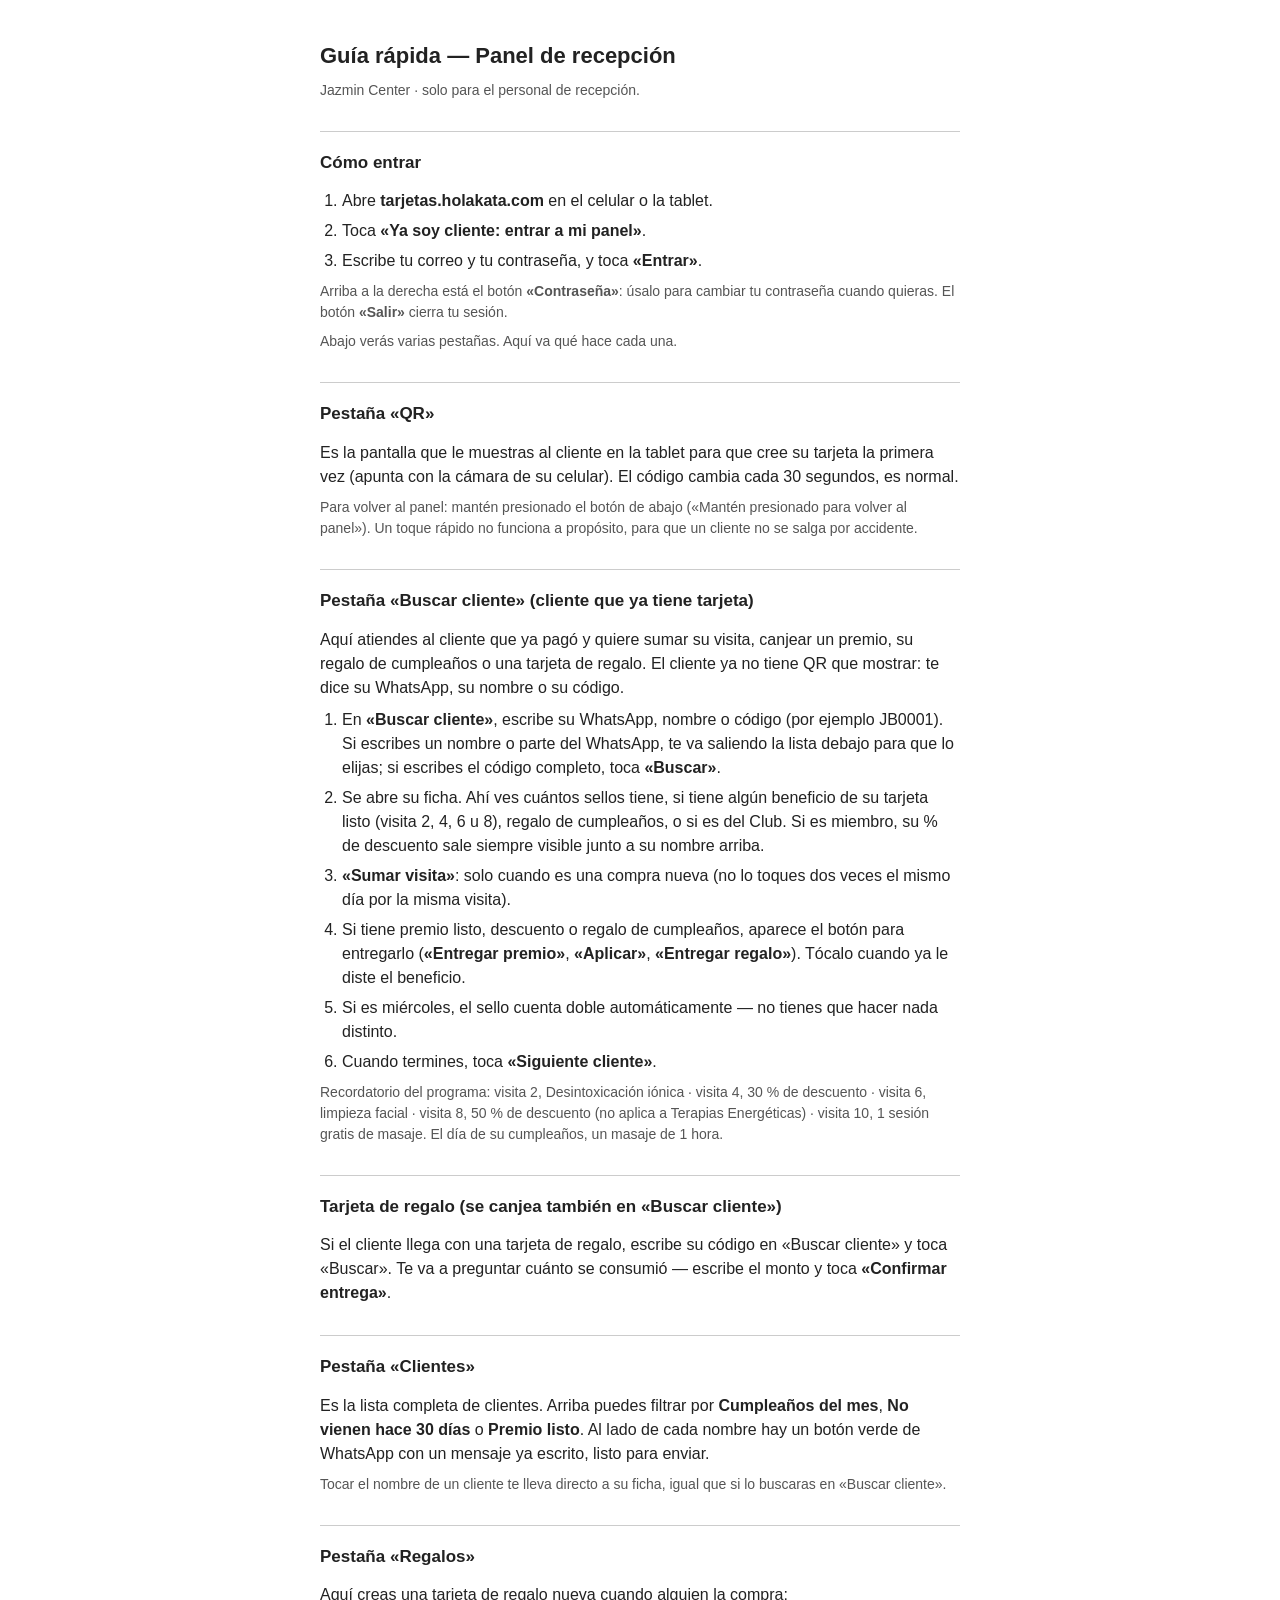
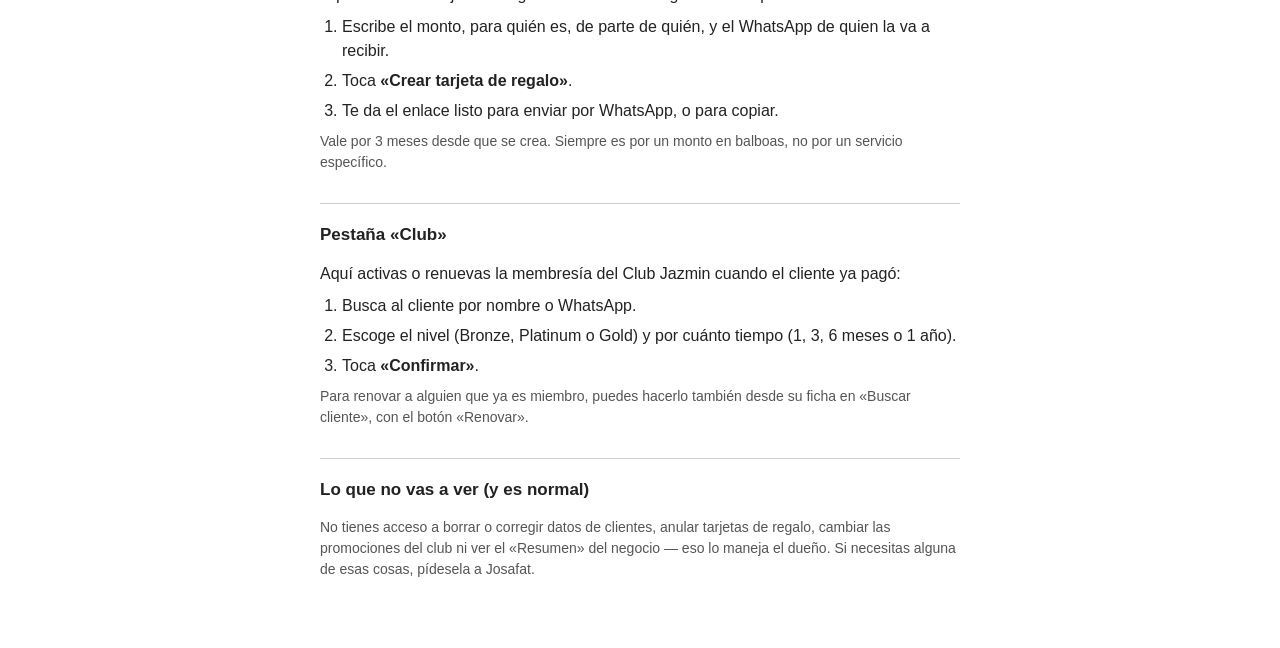
<file: guia-recepcion.html>
<!doctype html>
<html lang="es">
<head>
<meta charset="utf-8">
<meta name="viewport" content="width=device-width, initial-scale=1">
<meta name="robots" content="noindex,nofollow">
<title>Guía rápida · Panel de recepción · Jazmin Center</title>
<style>
  body { font-family: Arial, Helvetica, sans-serif; max-width: 640px; margin: 0 auto; padding: 24px 18px 60px; line-height: 1.5; color: #222; }
  h1 { font-size: 22px; margin-bottom: 4px; }
  h2 { font-size: 17px; margin-top: 30px; border-top: 1px solid #ccc; padding-top: 18px; }
  p { margin: 8px 0; }
  ol, ul { margin: 8px 0 8px 22px; padding: 0; }
  li { margin-bottom: 6px; }
  .nota { color: #555; font-size: 14px; }
  table { border-collapse: collapse; margin: 10px 0; }
  td { border: 1px solid #ccc; padding: 6px 10px; font-size: 14px; }
</style>
</head>
<body>

<h1>Guía rápida — Panel de recepción</h1>
<p class="nota">Jazmin Center · solo para el personal de recepción.</p>

<h2>Cómo entrar</h2>
<ol>
  <li>Abre <strong>tarjetas.holakata.com</strong> en el celular o la tablet.</li>
  <li>Toca <strong>«Ya soy cliente: entrar a mi panel»</strong>.</li>
  <li>Escribe tu correo y tu contraseña, y toca <strong>«Entrar»</strong>.</li>
</ol>
<p class="nota">Arriba a la derecha está el botón <strong>«Contraseña»</strong>: úsalo para cambiar tu contraseña cuando quieras. El botón <strong>«Salir»</strong> cierra tu sesión.</p>
<p class="nota">Abajo verás varias pestañas. Aquí va qué hace cada una.</p>

<h2>Pestaña «QR»</h2>
<p>Es la pantalla que le muestras al cliente en la tablet para que cree su tarjeta la primera vez (apunta con la cámara de su celular). El código cambia cada 30 segundos, es normal.</p>
<p class="nota">Para volver al panel: mantén presionado el botón de abajo («Mantén presionado para volver al panel»). Un toque rápido no funciona a propósito, para que un cliente no se salga por accidente.</p>

<h2>Pestaña «Buscar cliente» (cliente que ya tiene tarjeta)</h2>
<p>Aquí atiendes al cliente que ya pagó y quiere sumar su visita, canjear un premio, su regalo de cumpleaños o una tarjeta de regalo. El cliente ya no tiene QR que mostrar: te dice su WhatsApp, su nombre o su código.</p>
<ol>
  <li>En <strong>«Buscar cliente»</strong>, escribe su WhatsApp, nombre o código (por ejemplo JB0001). Si escribes un nombre o parte del WhatsApp, te va saliendo la lista debajo para que lo elijas; si escribes el código completo, toca <strong>«Buscar»</strong>.</li>
  <li>Se abre su ficha. Ahí ves cuántos sellos tiene, si tiene algún beneficio de su tarjeta listo (visita 2, 4, 6 u 8), regalo de cumpleaños, o si es del Club. Si es miembro, su % de descuento sale siempre visible junto a su nombre arriba.</li>
  <li><strong>«Sumar visita»</strong>: solo cuando es una compra nueva (no lo toques dos veces el mismo día por la misma visita).</li>
  <li>Si tiene premio listo, descuento o regalo de cumpleaños, aparece el botón para entregarlo (<strong>«Entregar premio»</strong>, <strong>«Aplicar»</strong>, <strong>«Entregar regalo»</strong>). Tócalo cuando ya le diste el beneficio.</li>
  <li>Si es miércoles, el sello cuenta doble automáticamente — no tienes que hacer nada distinto.</li>
  <li>Cuando termines, toca <strong>«Siguiente cliente»</strong>.</li>
</ol>
<p class="nota">Recordatorio del programa: visita 2, Desintoxicación iónica · visita 4, 30 % de descuento · visita 6, limpieza facial · visita 8, 50 % de descuento (no aplica a Terapias Energéticas) · visita 10, 1 sesión gratis de masaje. El día de su cumpleaños, un masaje de 1 hora.</p>

<h2>Tarjeta de regalo (se canjea también en «Buscar cliente»)</h2>
<p>Si el cliente llega con una tarjeta de regalo, escribe su código en «Buscar cliente» y toca «Buscar». Te va a preguntar cuánto se consumió — escribe el monto y toca <strong>«Confirmar entrega»</strong>.</p>

<h2>Pestaña «Clientes»</h2>
<p>Es la lista completa de clientes. Arriba puedes filtrar por <strong>Cumpleaños del mes</strong>, <strong>No vienen hace 30 días</strong> o <strong>Premio listo</strong>. Al lado de cada nombre hay un botón verde de WhatsApp con un mensaje ya escrito, listo para enviar.</p>
<p class="nota">Tocar el nombre de un cliente te lleva directo a su ficha, igual que si lo buscaras en «Buscar cliente».</p>

<h2>Pestaña «Regalos»</h2>
<p>Aquí creas una tarjeta de regalo nueva cuando alguien la compra:</p>
<ol>
  <li>Escribe el monto, para quién es, de parte de quién, y el WhatsApp de quien la va a recibir.</li>
  <li>Toca <strong>«Crear tarjeta de regalo»</strong>.</li>
  <li>Te da el enlace listo para enviar por WhatsApp, o para copiar.</li>
</ol>
<p class="nota">Vale por 3 meses desde que se crea. Siempre es por un monto en balboas, no por un servicio específico.</p>

<h2>Pestaña «Club»</h2>
<p>Aquí activas o renuevas la membresía del Club Jazmin cuando el cliente ya pagó:</p>
<ol>
  <li>Busca al cliente por nombre o WhatsApp.</li>
  <li>Escoge el nivel (Bronze, Platinum o Gold) y por cuánto tiempo (1, 3, 6 meses o 1 año).</li>
  <li>Toca <strong>«Confirmar»</strong>.</li>
</ol>
<p class="nota">Para renovar a alguien que ya es miembro, puedes hacerlo también desde su ficha en «Buscar cliente», con el botón «Renovar».</p>

<h2>Lo que no vas a ver (y es normal)</h2>
<p class="nota">No tienes acceso a borrar o corregir datos de clientes, anular tarjetas de regalo, cambiar las promociones del club ni ver el «Resumen» del negocio — eso lo maneja el dueño. Si necesitas alguna de esas cosas, pídesela a Josafat.</p>

</body>
</html>
</file>
<file: comun.css>
@font-face { font-family: "Inst"; src: url("fonts/InstrumentSans.ttf") format("truetype"); font-weight: 400 700; font-display: swap; }
@font-face { font-family: "Gloock"; src: url("fonts/Gloock.ttf") format("truetype"); font-display: swap; }

:root {
  --marca: #2B86C2;
  --marca-2: #123A5E;
  --fondo-marca: #EAF5FB;
  --fondo: #F6F4F0;
  --tinta: #17202B;
  --tinta-2: #55606E;
  --linea: #E3DED6;
  --blanco: #FFFFFF;
  --ok: #2E7D5B;
  --alerta: #B4492E;
  --radio: 22px;
  --sombra: 0 1px 2px rgba(23,32,43,.06), 0 8px 24px rgba(23,32,43,.08);
}
* { box-sizing: border-box; margin: 0; padding: 0; }
html { -webkit-text-size-adjust: 100%; }
body { font-family: "Inst", system-ui, sans-serif; background: var(--fondo); color: var(--tinta); font-size: 16px; line-height: 1.45; min-height: 100vh; }
button, input, select, textarea { font: inherit; color: inherit; }
.serif { font-family: "Gloock", Georgia, serif; font-weight: 400; }

.btn { display: inline-flex; align-items: center; justify-content: center; gap: 8px; min-height: 50px; padding: 0 22px; border-radius: 14px; border: 0; background: var(--marca-2); color: #fff; font-weight: 600; font-size: 16px; cursor: pointer; transition: transform .12s ease, opacity .2s; text-decoration: none; }
.btn:active { transform: scale(.97); }
.btn[disabled] { opacity: .5; pointer-events: none; }
.btn.claro { background: var(--blanco); color: var(--marca-2); border: 1.5px solid var(--linea); }
.btn.marca { background: var(--marca); }
.btn.ancho { width: 100%; }
.enlace { background: none; border: 0; color: var(--marca-2); font-weight: 600; text-decoration: underline; text-underline-offset: 3px; cursor: pointer; padding: 8px 0; }

label { display: block; font-size: 14px; font-weight: 600; color: var(--tinta-2); margin-bottom: 6px; }
.campo { margin-bottom: 16px; }
input, select, textarea { width: 100%; min-height: 50px; border: 1.5px solid var(--linea); border-radius: 12px; background: var(--blanco); padding: 12px 14px; font-size: 16px; outline: none; transition: border-color .2s; }
textarea { min-height: 80px; resize: vertical; }
input:focus, select:focus, textarea:focus { border-color: var(--marca); }
.fila { display: flex; gap: 10px; }
.fila > * { flex: 1; }
.check { display: flex; gap: 10px; align-items: flex-start; font-size: 14px; color: var(--tinta-2); margin: 6px 0 18px; }
.check input { width: 22px; min-height: 22px; height: 22px; margin-top: 1px; flex: none; accent-color: var(--marca-2); }
.nota { font-size: 14px; color: var(--tinta-2); }
.error { color: var(--alerta); font-size: 14px; font-weight: 600; min-height: 20px; margin-bottom: 8px; }

.toast { position: fixed; left: 50%; bottom: 24px; transform: translate(-50%, 30px); opacity: 0; background: var(--tinta); color: #fff; padding: 14px 20px; border-radius: 14px; font-weight: 600; font-size: 15px; z-index: 99; transition: all .3s ease; max-width: calc(100% - 32px); text-align: center; box-shadow: 0 10px 30px rgba(0,0,0,.25); }
.toast.ver { transform: translate(-50%, 0); opacity: 1; }
.toast.ok { background: var(--ok); }
.toast.mal { background: var(--alerta); }

.oculto { display: none !important; }
.cargando { padding: 80px 20px; text-align: center; color: var(--tinta-2); }
</file>
